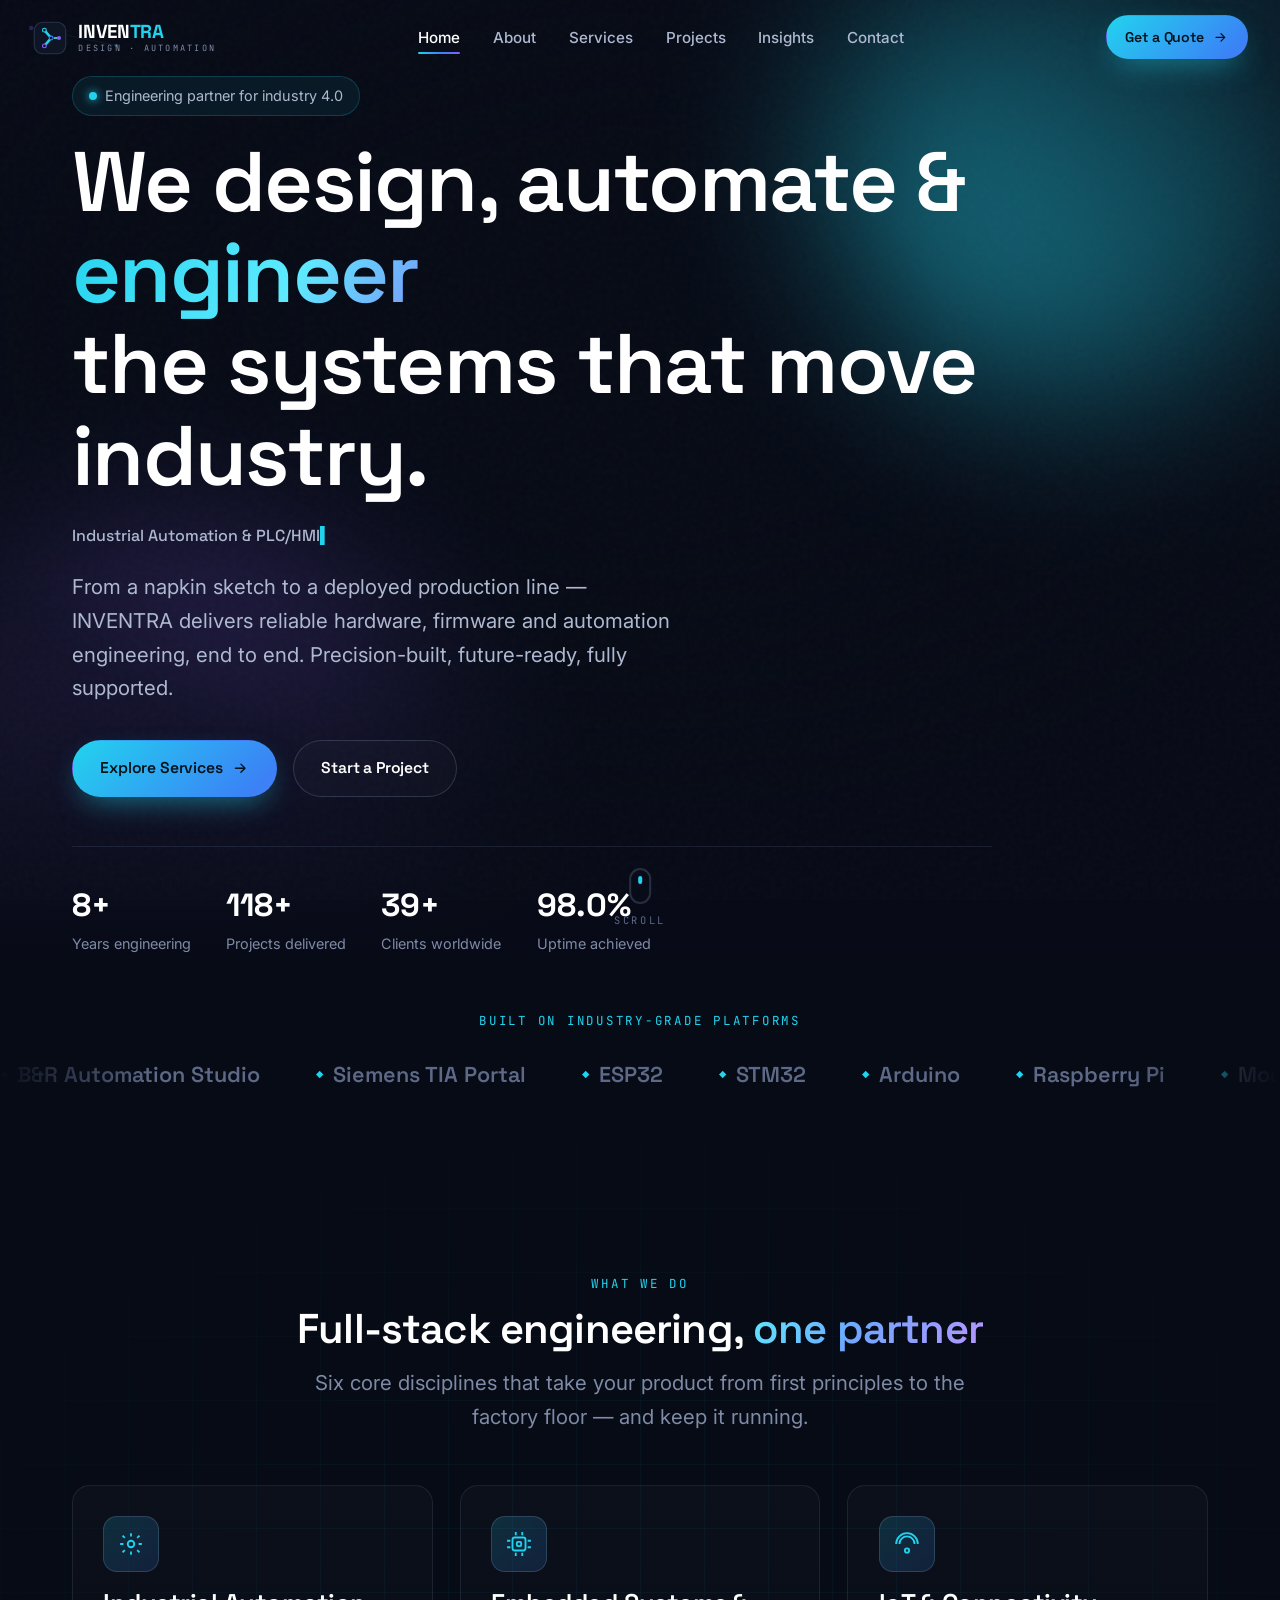
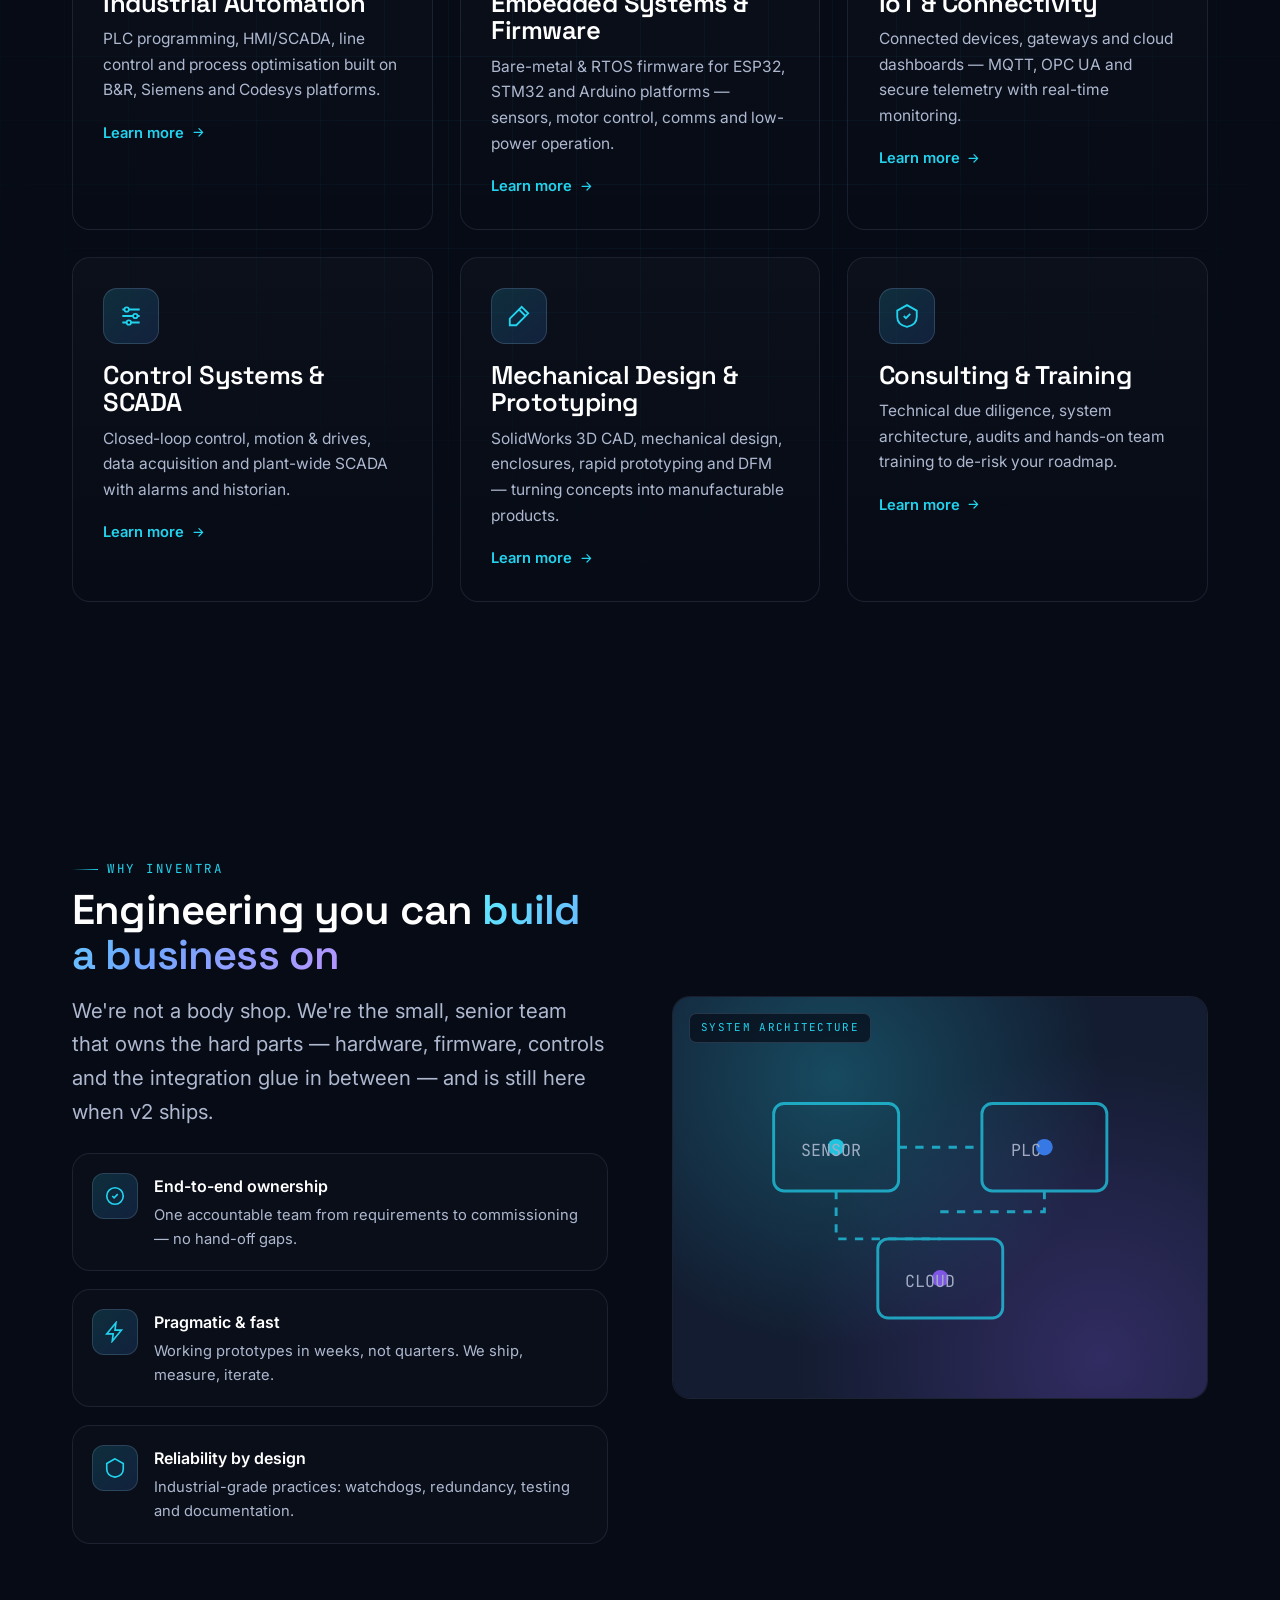
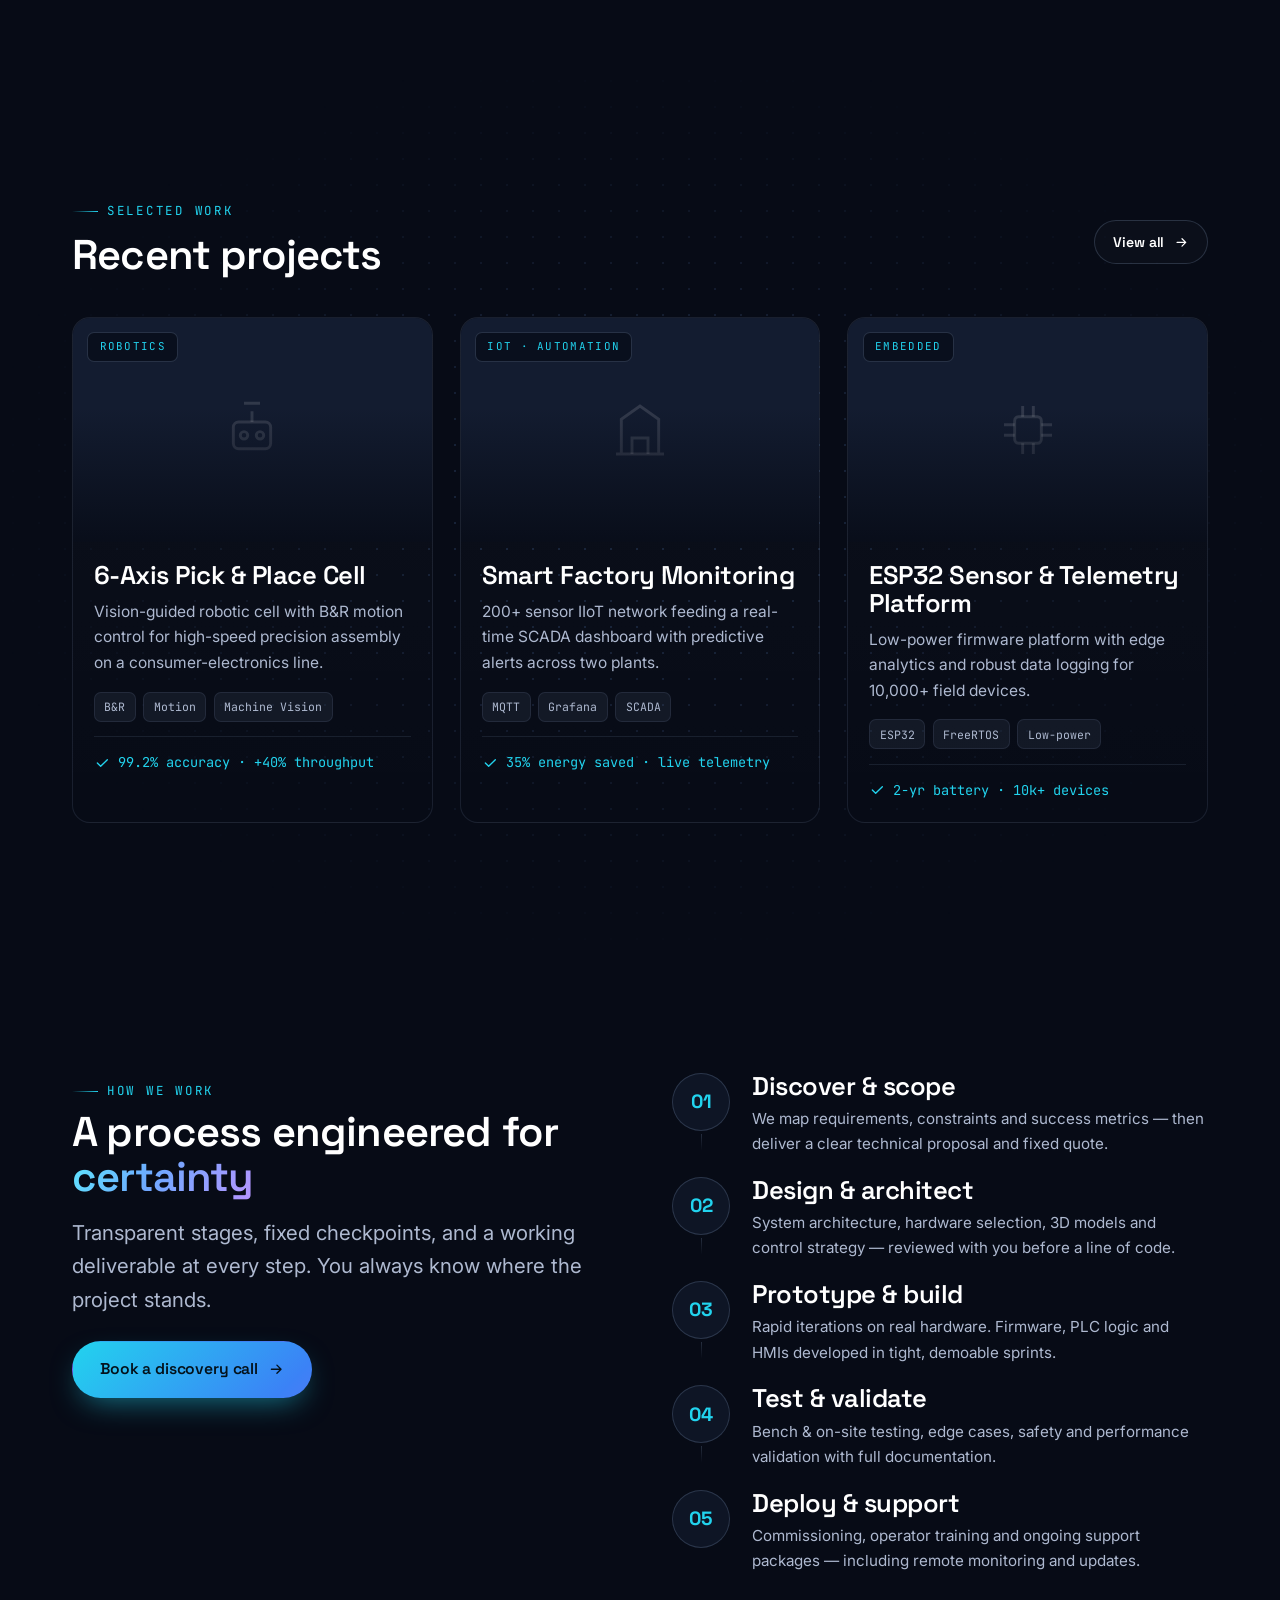
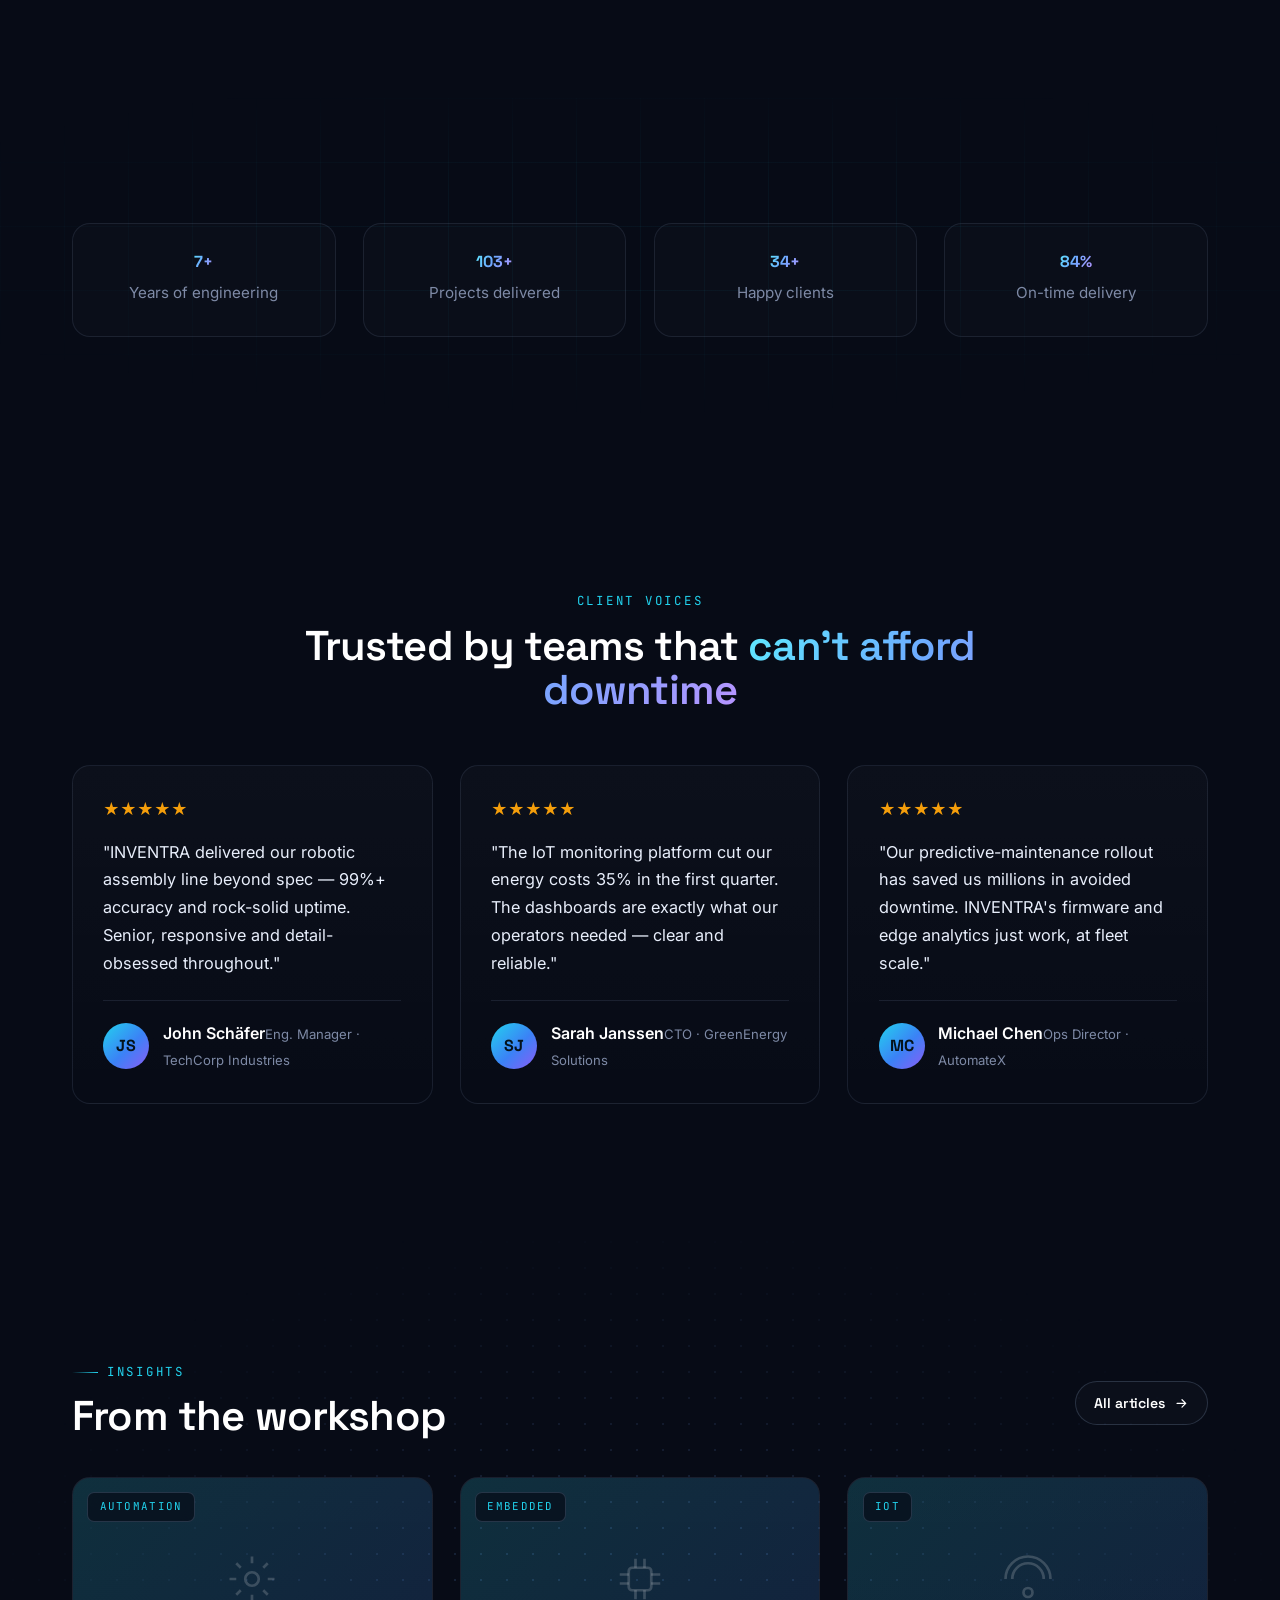
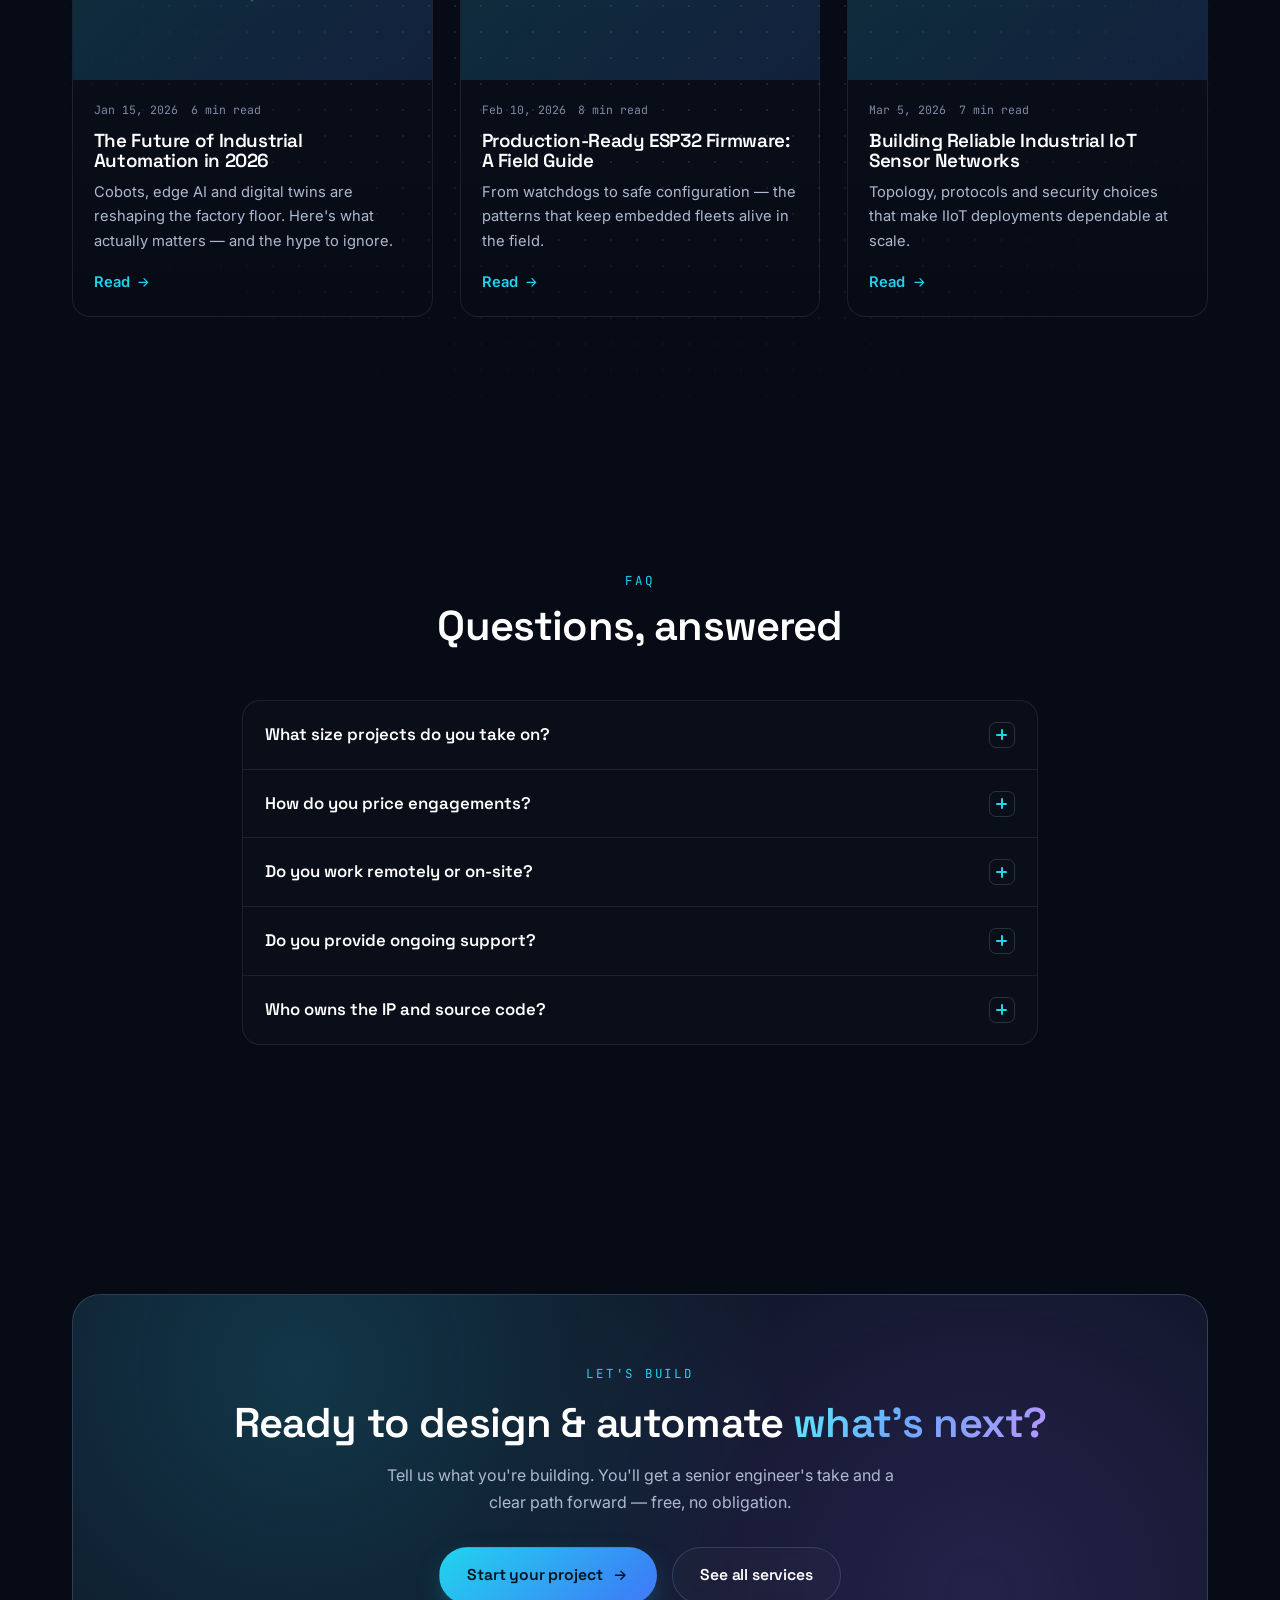
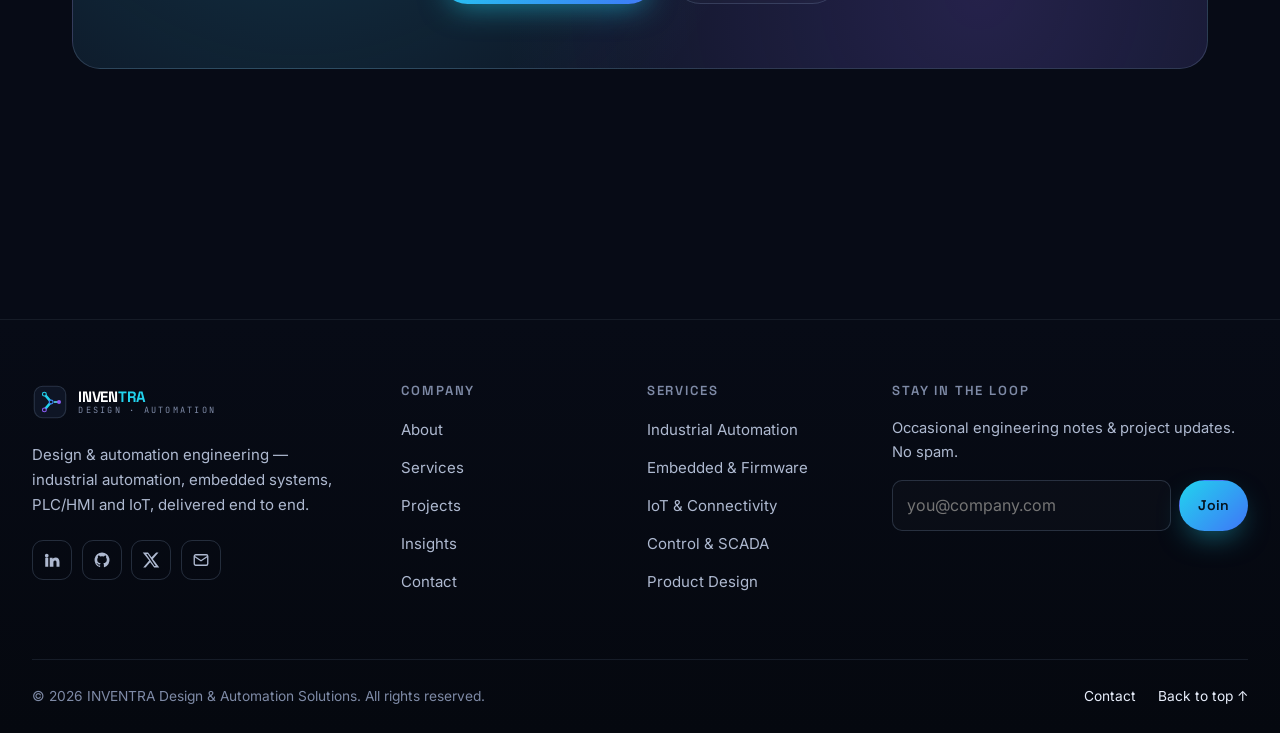
<file: index.html>
<!DOCTYPE html>
<html lang="en">
<head>
  <meta charset="UTF-8">
  <meta name="viewport" content="width=device-width, initial-scale=1.0">
  <title>INVENTRA — Design & Automation Solutions | Industrial Automation, Embedded & IoT Engineering</title>
  <meta name="description" content="INVENTRA designs and engineers industrial automation, embedded systems, PLC/HMI, control and IoT solutions — from concept and prototyping to deployment and support.">
  <meta name="theme-color" content="#070b16">
  <link rel="icon" href="favicon.svg" type="image/svg+xml">
  <link rel="manifest" href="site.webmanifest">
  <meta name="author" content="INVENTRA Design & Automation Solutions">
  <!-- Open Graph -->
  <meta property="og:type" content="website">
  <meta property="og:title" content="INVENTRA — Design & Automation Solutions">
  <meta property="og:description" content="Industrial automation, embedded systems, PLC/HMI and IoT engineering — designed, built and supported end to end.">
  <meta property="og:image" content="assets/img/og.svg">
  <meta name="twitter:card" content="summary_large_image">
  <!-- Fonts -->
  <link rel="preconnect" href="https://fonts.googleapis.com">
  <link rel="preconnect" href="https://fonts.gstatic.com" crossorigin>
  <link href="https://fonts.googleapis.com/css2?family=Space+Grotesk:wght@400;500;600;700&family=Inter:wght@400;500;600&family=JetBrains+Mono:wght@400;500&display=swap" rel="stylesheet">
  <link rel="stylesheet" href="assets/css/style.css">
  <!-- Structured data -->
  <script type="application/ld+json">
  {
    "@context": "https://schema.org",
    "@type": "Organization",
    "name": "INVENTRA Design & Automation Solutions",
    "description": "Industrial automation, embedded systems, PLC/HMI and IoT engineering consultancy.",
    "url": "https://saadkhanbmte00.github.io/inventrasolutions/",
    "logo": "https://saadkhanbmte00.github.io/inventrasolutions/favicon.svg",
    "areaServed": "Worldwide",
    "knowsAbout": ["Industrial Automation","PLC Programming","HMI Design","Embedded Systems","IoT","SCADA","Control Systems"]
  }
  </script>
</head>
<body class="noise">
  <div class="preloader" id="preloader" aria-hidden="true"><div class="pl-inner"><svg class="pl-logo" viewBox="0 0 64 64"><rect x="4" y="4" width="56" height="56" rx="15" fill="#0e1525" stroke="rgba(148,173,210,.22)" stroke-width="2"/><path d="M22 18l12 14-12 14" fill="none" stroke="#22d3ee" stroke-width="4.5" stroke-linecap="round" stroke-linejoin="round"/><path d="M40 32h6" stroke="#5eeaff" stroke-width="3" stroke-linecap="round"/><circle cx="22" cy="18" r="3.4" fill="#0e1525" stroke="#22d3ee" stroke-width="2"/><circle cx="34" cy="32" r="3.4" fill="#0e1525" stroke="#3b82f6" stroke-width="2"/><circle cx="22" cy="46" r="3.4" fill="#0e1525" stroke="#8b5cf6" stroke-width="2"/><circle cx="48" cy="32" r="3.6" fill="#8b5cf6"/></svg><span class="pl-word"><b>INVEN</b><span class="grad-text-anim">TRA</span></span><span class="pl-sub">Design · Automation</span><div class="pl-bar"><i></i></div></div></div>
<script>if(sessionStorage.getItem('inventra_loaded'))document.documentElement.classList.add('pl-skip');</script>
  <a href="#main" class="skip-link">Skip to content</a>
  <div class="scroll-progress" aria-hidden="true"></div>

  <!-- ============ HEADER ============ -->
  <header class="site-header" id="top">
    <nav class="nav container container-wide" aria-label="Primary">
      <a href="index.html" class="brand" aria-label="INVENTRA — home">
        <svg class="mark" viewBox="0 0 64 64" aria-hidden="true"><rect x="4" y="4" width="56" height="56" rx="15" fill="#0e1525" stroke="rgba(148,173,210,.22)" stroke-width="2"/><path d="M22 18l12 14-12 14" fill="none" stroke="#22d3ee" stroke-width="4.5" stroke-linecap="round" stroke-linejoin="round"/><path d="M40 32h6" stroke="#5eeaff" stroke-width="3" stroke-linecap="round"/><circle cx="22" cy="18" r="3.4" fill="#0e1525" stroke="#22d3ee" stroke-width="2"/><circle cx="34" cy="32" r="3.4" fill="#0e1525" stroke="#3b82f6" stroke-width="2"/><circle cx="22" cy="46" r="3.4" fill="#0e1525" stroke="#8b5cf6" stroke-width="2"/><circle cx="48" cy="32" r="3.6" fill="#8b5cf6"/></svg>
        <span class="name"><span class="row"><b>INVEN</b><i>TRA</i></span><span class="tag">Design · Automation</span></span>
      </a>
      <div class="nav-links">
        <a href="index.html">Home</a>
        <a href="about.html">About</a>
        <a href="services.html">Services</a>
        <a href="projects.html">Projects</a>
        <a href="blog.html">Insights</a>
        <a href="contact.html">Contact</a>
      </div>
      <div class="nav-cta">
        <a href="contact.html" class="btn btn-primary btn-sm">Get a Quote
          <svg viewBox="0 0 24 24" fill="none" stroke="currentColor" stroke-width="2"><path d="M5 12h14M13 6l6 6-6 6" stroke-linecap="round" stroke-linejoin="round"/></svg>
        </a>
        <button class="nav-toggle" aria-label="Open menu" aria-expanded="false" aria-controls="mobile-menu"><span></span><span></span><span></span></button>
      </div>
    </nav>
  </header>

  <div class="mobile-menu" id="mobile-menu">
    <a href="index.html">Home <span>01</span></a>
    <a href="about.html">About <span>02</span></a>
    <a href="services.html">Services <span>03</span></a>
    <a href="projects.html">Projects <span>04</span></a>
    <a href="blog.html">Insights <span>05</span></a>
    <a href="contact.html">Contact <span>06</span></a>
    <a href="contact.html" class="btn btn-primary btn-block">Get a Quote</a>
  </div>

  <main id="main">
    <!-- ============ HERO ============ -->
    <section class="hero">
      <canvas class="hero-canvas" id="hero-canvas" aria-hidden="true"></canvas>
      <div class="glow-orb glow-pulse" style="width:520px;height:520px;background:#22d3ee;top:-120px;right:-80px"></div>
      <div class="glow-orb glow-pulse" style="width:600px;height:600px;background:#8b5cf6;bottom:-200px;left:-160px;animation-delay:1.6s"></div>
      <div class="container">
        <div class="hero-inner">
          <span class="pill" data-reveal><span class="dot"></span> Engineering partner for industry 4.0</span>
          <h1 data-reveal data-delay="80">We design, automate &amp; <span class="grad-text-anim">engineer</span><br>the systems that move industry.</h1>
          <div class="type-wrap" data-reveal data-delay="160">
            <span data-typewriter='["Industrial Automation & PLC/HMI","Embedded Systems & Firmware","IoT &amp; Connected Devices","Control Systems & SCADA","Product Design & Prototyping"]'><span class="tw-text"></span><span class="type-cursor">▍</span></span>
          </div>
          <p class="lead" data-reveal data-delay="240">From a napkin sketch to a deployed production line — INVENTRA delivers reliable hardware, firmware and automation engineering, end to end. Precision-built, future-ready, fully supported.</p>
          <div class="hero-actions" data-reveal data-delay="320">
            <a href="services.html" class="btn btn-primary">Explore Services
              <svg viewBox="0 0 24 24" fill="none" stroke="currentColor" stroke-width="2"><path d="M5 12h14M13 6l6 6-6 6" stroke-linecap="round" stroke-linejoin="round"/></svg>
            </a>
            <a href="contact.html" class="btn btn-ghost">Start a Project</a>
          </div>
          <div class="hero-meta" data-reveal data-delay="420">
            <div class="item"><div class="n"><span data-count="8">0</span>+</div><div class="l">Years engineering</div></div>
            <div class="item"><div class="n"><span data-count="120">0</span>+</div><div class="l">Projects delivered</div></div>
            <div class="item"><div class="n"><span data-count="40">0</span>+</div><div class="l">Clients worldwide</div></div>
            <div class="item"><div class="n"><span data-count="99.9">0</span>%</div><div class="l">Uptime achieved</div></div>
          </div>
        </div>
      </div>
      <div class="scroll-cue" aria-hidden="true"><div class="mouse"><i></i></div>SCROLL</div>
    </section>

    <!-- ============ MARQUEE / STACK ============ -->
    <section class="section" style="padding-block:clamp(2.5rem,4vw,3.5rem)">
      <div class="container center" data-reveal>
        <p class="eyebrow center" style="justify-content:center;margin-bottom:1.6rem">Built on industry-grade platforms</p>
      </div>
      <div class="marquee" aria-hidden="true">
        <div class="marquee-track">
          <span>B&amp;R Automation Studio</span><span>Siemens TIA Portal</span><span>ESP32</span><span>STM32</span><span>Arduino</span><span>Raspberry Pi</span><span>Modbus</span><span>MQTT</span><span>OPC UA</span><span>Node-RED</span><span>ROS 2</span><span>Codesys</span>
          <span>B&amp;R Automation Studio</span><span>Siemens TIA Portal</span><span>ESP32</span><span>STM32</span><span>Arduino</span><span>Raspberry Pi</span><span>Modbus</span><span>MQTT</span><span>OPC UA</span><span>Node-RED</span><span>ROS 2</span><span>Codesys</span>
        </div>
      </div>
    </section>

    <!-- ============ SERVICES ============ -->
    <section class="section bg-grid" id="services">
      <div class="container">
        <div class="section-head center" data-reveal>
          <span class="eyebrow center" style="justify-content:center">What we do</span>
          <h2>Full-stack engineering, <span class="grad-text">one partner</span></h2>
          <p class="lead">Six core disciplines that take your product from first principles to the factory floor — and keep it running.</p>
        </div>
        <div class="grid cols-3" data-stagger>
          <article class="card glow">
            <div class="icon-badge"><svg viewBox="0 0 24 24" fill="none" stroke="currentColor" stroke-width="1.7"><circle cx="12" cy="12" r="3"/><path d="M12 2v3M12 19v3M4.2 4.2l2.1 2.1M17.7 17.7l2.1 2.1M2 12h3M19 12h3M4.2 19.8l2.1-2.1M17.7 6.3l2.1-2.1"/></svg></div>
            <h3>Industrial Automation</h3>
            <p>PLC programming, HMI/SCADA, line control and process optimisation built on B&amp;R, Siemens and Codesys platforms.</p>
            <a href="services.html" class="card-link">Learn more <svg viewBox="0 0 24 24" fill="none" stroke="currentColor" stroke-width="2"><path d="M5 12h14M13 6l6 6-6 6" stroke-linecap="round" stroke-linejoin="round"/></svg></a>
          </article>
          <article class="card glow">
            <div class="icon-badge"><svg viewBox="0 0 24 24" fill="none" stroke="currentColor" stroke-width="1.7"><rect x="6" y="6" width="12" height="12" rx="2"/><path d="M9 1v3M15 1v3M9 20v3M15 20v3M1 9h3M1 15h3M20 9h3M20 15h3"/><rect x="10" y="10" width="4" height="4" rx="1"/></svg></div>
            <h3>Embedded Systems &amp; Firmware</h3>
            <p>Bare-metal &amp; RTOS firmware for ESP32, STM32 and Arduino platforms — sensors, motor control, comms and low-power operation.</p>
            <a href="services.html" class="card-link">Learn more <svg viewBox="0 0 24 24" fill="none" stroke="currentColor" stroke-width="2"><path d="M5 12h14M13 6l6 6-6 6" stroke-linecap="round" stroke-linejoin="round"/></svg></a>
          </article>
          <article class="card glow">
            <div class="icon-badge"><svg viewBox="0 0 24 24" fill="none" stroke="currentColor" stroke-width="1.7"><path d="M5 12a7 7 0 0 1 14 0"/><path d="M2 12a10 10 0 0 1 20 0"/><circle cx="12" cy="18" r="2"/></svg></div>
            <h3>IoT &amp; Connectivity</h3>
            <p>Connected devices, gateways and cloud dashboards — MQTT, OPC UA and secure telemetry with real-time monitoring.</p>
            <a href="services.html" class="card-link">Learn more <svg viewBox="0 0 24 24" fill="none" stroke="currentColor" stroke-width="2"><path d="M5 12h14M13 6l6 6-6 6" stroke-linecap="round" stroke-linejoin="round"/></svg></a>
          </article>
          <article class="card glow">
            <div class="icon-badge"><svg viewBox="0 0 24 24" fill="none" stroke="currentColor" stroke-width="1.7"><path d="M4 6h16M4 12h16M4 18h16"/><circle cx="8" cy="6" r="2" fill="#070b16"/><circle cx="16" cy="12" r="2" fill="#070b16"/><circle cx="10" cy="18" r="2" fill="#070b16"/></svg></div>
            <h3>Control Systems &amp; SCADA</h3>
            <p>Closed-loop control, motion &amp; drives, data acquisition and plant-wide SCADA with alarms and historian.</p>
            <a href="services.html" class="card-link">Learn more <svg viewBox="0 0 24 24" fill="none" stroke="currentColor" stroke-width="2"><path d="M5 12h14M13 6l6 6-6 6" stroke-linecap="round" stroke-linejoin="round"/></svg></a>
          </article>
          <article class="card glow">
            <div class="icon-badge"><svg viewBox="0 0 24 24" fill="none" stroke="currentColor" stroke-width="1.7"><path d="m14.5 3.5 6 6-11 11H3.5v-6z"/><path d="m12 6 6 6"/></svg></div>
            <h3>Mechanical Design &amp; Prototyping</h3>
            <p>SolidWorks 3D CAD, mechanical design, enclosures, rapid prototyping and DFM — turning concepts into manufacturable products.</p>
            <a href="services.html" class="card-link">Learn more <svg viewBox="0 0 24 24" fill="none" stroke="currentColor" stroke-width="2"><path d="M5 12h14M13 6l6 6-6 6" stroke-linecap="round" stroke-linejoin="round"/></svg></a>
          </article>
          <article class="card glow">
            <div class="icon-badge"><svg viewBox="0 0 24 24" fill="none" stroke="currentColor" stroke-width="1.7"><path d="M12 2 3 7v6c0 5 3.8 8 9 9 5.2-1 9-4 9-9V7z"/><path d="m9 12 2 2 4-4"/></svg></div>
            <h3>Consulting &amp; Training</h3>
            <p>Technical due diligence, system architecture, audits and hands-on team training to de-risk your roadmap.</p>
            <a href="services.html" class="card-link">Learn more <svg viewBox="0 0 24 24" fill="none" stroke="currentColor" stroke-width="2"><path d="M5 12h14M13 6l6 6-6 6" stroke-linecap="round" stroke-linejoin="round"/></svg></a>
          </article>
        </div>
      </div>
    </section>

    <!-- ============ VALUE / WHY ============ -->
    <section class="section" id="why">
      <div class="container">
        <div class="grid cols-2" style="align-items:center;gap:clamp(2rem,5vw,4rem)">
          <div data-reveal="left">
            <span class="eyebrow">Why INVENTRA</span>
            <h2 class="mt-1 mb-2">Engineering you can <span class="grad-text">build a business on</span></h2>
            <p class="lead mb-3">We're not a body shop. We're the small, senior team that owns the hard parts — hardware, firmware, controls and the integration glue in between — and is still here when v2 ships.</p>
            <div class="grid" style="gap:1.1rem">
              <div class="info-tile"><div class="ico"><svg viewBox="0 0 24 24" fill="none" stroke="currentColor" stroke-width="1.8"><path d="m9 12 2 2 4-4"/><circle cx="12" cy="12" r="9"/></svg></div><div><div class="v">End-to-end ownership</div><p style="margin:.2rem 0 0;font-size:.92rem">One accountable team from requirements to commissioning — no hand-off gaps.</p></div></div>
              <div class="info-tile"><div class="ico"><svg viewBox="0 0 24 24" fill="none" stroke="currentColor" stroke-width="1.8"><path d="M13 2 3 14h7l-1 8 10-12h-7z"/></svg></div><div><div class="v">Pragmatic &amp; fast</div><p style="margin:.2rem 0 0;font-size:.92rem">Working prototypes in weeks, not quarters. We ship, measure, iterate.</p></div></div>
              <div class="info-tile"><div class="ico"><svg viewBox="0 0 24 24" fill="none" stroke="currentColor" stroke-width="1.8"><path d="M12 2 3 7v6c0 5 3.8 8 9 9 5.2-1 9-4 9-9V7z"/></svg></div><div><div class="v">Reliability by design</div><p style="margin:.2rem 0 0;font-size:.92rem">Industrial-grade practices: watchdogs, redundancy, testing and documentation.</p></div></div>
            </div>
          </div>
          <div data-reveal="right">
            <div class="card" style="padding:0;overflow:hidden">
              <div style="aspect-ratio:4/3;background:radial-gradient(circle at 30% 20%,rgba(34,211,238,.25),transparent 55%),radial-gradient(circle at 80% 90%,rgba(139,92,246,.25),transparent 55%),var(--surface-2);display:grid;place-items:center;position:relative">
                <svg viewBox="0 0 200 150" width="78%" style="opacity:.9" fill="none">
                  <g stroke="#22d3ee" stroke-width="1.4" opacity=".8">
                    <rect x="20" y="30" width="60" height="42" rx="5"/><rect x="120" y="30" width="60" height="42" rx="5"/>
                    <rect x="70" y="95" width="60" height="38" rx="5"/>
                    <path d="M80 51h40M50 72v23h50M150 72v10H100" stroke-dasharray="4 4"/>
                  </g>
                  <circle cx="50" cy="51" r="4" fill="#22d3ee"/><circle cx="150" cy="51" r="4" fill="#3b82f6"/><circle cx="100" cy="114" r="4" fill="#8b5cf6"/>
                  <g font-family="JetBrains Mono, monospace" font-size="8" fill="#aeb9d0">
                    <text x="33" y="55">SENSOR</text><text x="134" y="55">PLC</text><text x="83" y="118">CLOUD</text>
                  </g>
                </svg>
                <span class="badge-cat" style="position:absolute;top:1rem;left:1rem">SYSTEM ARCHITECTURE</span>
              </div>
            </div>
          </div>
        </div>
      </div>
    </section>

    <!-- ============ FEATURED PROJECTS ============ -->
    <section class="section bg-dots" id="work">
      <div class="container">
        <div class="flex between items-center wrap mb-3" data-reveal>
          <div class="section-head" style="margin-bottom:0">
            <span class="eyebrow">Selected work</span>
            <h2 class="mt-1">Recent projects</h2>
          </div>
          <a href="projects.html" class="btn btn-ghost btn-sm">View all <svg viewBox="0 0 24 24" fill="none" stroke="currentColor" stroke-width="2"><path d="M5 12h14M13 6l6 6-6 6" stroke-linecap="round" stroke-linejoin="round"/></svg></a>
        </div>
        <div class="grid cols-3" data-stagger id="home-projects">
          <article class="card project glow">
            <div class="thumb"><span class="cat badge-cat">Robotics</span><div class="ph"><svg viewBox="0 0 24 24" fill="none" stroke="currentColor" stroke-width="1.2"><rect x="5" y="9" width="14" height="10" rx="2"/><path d="M12 9V5M9 2h6"/><circle cx="9" cy="14" r="1.4"/><circle cx="15" cy="14" r="1.4"/></svg></div></div>
            <div class="body">
              <h3>6-Axis Pick &amp; Place Cell</h3>
              <p>Vision-guided robotic cell with B&amp;R motion control for high-speed precision assembly.</p>
              <div class="result"><svg viewBox="0 0 24 24" width="16" height="16" fill="none" stroke="currentColor" stroke-width="2"><path d="m5 12 5 5L20 7" stroke-linecap="round" stroke-linejoin="round"/></svg> 99.2% accuracy · +40% throughput</div>
            </div>
          </article>
          <article class="card project glow">
            <div class="thumb"><span class="cat badge-cat">IoT · Automation</span><div class="ph"><svg viewBox="0 0 24 24" fill="none" stroke="currentColor" stroke-width="1.2"><path d="M3 21h18M5 21V8l7-5 7 5v13"/><path d="M9 21v-6h6v6"/></svg></div></div>
            <div class="body">
              <h3>Smart Factory Monitoring</h3>
              <p>200+ sensor IoT network feeding a real-time SCADA dashboard and predictive alerts.</p>
              <div class="result"><svg viewBox="0 0 24 24" width="16" height="16" fill="none" stroke="currentColor" stroke-width="2"><path d="m5 12 5 5L20 7" stroke-linecap="round" stroke-linejoin="round"/></svg> 35% energy saved · live telemetry</div>
            </div>
          </article>
          <article class="card project glow">
            <div class="thumb"><span class="cat badge-cat">Embedded</span><div class="ph"><svg viewBox="0 0 24 24" fill="none" stroke="currentColor" stroke-width="1.2"><rect x="7" y="7" width="10" height="10" rx="1.5"/><path d="M10 3v4M14 3v4M10 17v4M14 17v4M3 10h4M3 14h4M17 10h4M17 14h4"/></svg></div></div>
            <div class="body">
              <h3>ESP32 Sensor &amp; Telemetry Platform</h3>
              <p>Low-power firmware platform with edge analytics and robust data logging for 10k+ field devices.</p>
              <div class="result"><svg viewBox="0 0 24 24" width="16" height="16" fill="none" stroke="currentColor" stroke-width="2"><path d="m5 12 5 5L20 7" stroke-linecap="round" stroke-linejoin="round"/></svg> 2-yr battery · 10k+ devices</div>
            </div>
          </article>
        </div>
      </div>
    </section>

    <!-- ============ PROCESS ============ -->
    <section class="section" id="process">
      <div class="container">
        <div class="grid cols-2" style="gap:clamp(2rem,5vw,4.5rem);align-items:start">
          <div data-reveal="left" style="position:sticky;top:120px">
            <span class="eyebrow">How we work</span>
            <h2 class="mt-1 mb-2">A process engineered for <span class="grad-text">certainty</span></h2>
            <p class="lead">Transparent stages, fixed checkpoints, and a working deliverable at every step. You always know where the project stands.</p>
            <a href="contact.html" class="btn btn-primary mt-3">Book a discovery call
              <svg viewBox="0 0 24 24" fill="none" stroke="currentColor" stroke-width="2"><path d="M5 12h14M13 6l6 6-6 6" stroke-linecap="round" stroke-linejoin="round"/></svg></a>
          </div>
          <div class="steps" data-stagger>
            <div class="step"><div class="ring">01</div><div><h3>Discover &amp; scope</h3><p>We map requirements, constraints and success metrics — then deliver a clear technical proposal and fixed quote.</p></div></div>
            <div class="step"><div class="ring">02</div><div><h3>Design &amp; architect</h3><p>System architecture, hardware selection, 3D models and control strategy — reviewed with you before a line of code.</p></div></div>
            <div class="step"><div class="ring">03</div><div><h3>Prototype &amp; build</h3><p>Rapid iterations on real hardware. Firmware, PLC logic and HMIs developed in tight, demoable sprints.</p></div></div>
            <div class="step"><div class="ring">04</div><div><h3>Test &amp; validate</h3><p>Bench &amp; on-site testing, edge cases, safety and performance validation with full documentation.</p></div></div>
            <div class="step"><div class="ring">05</div><div><h3>Deploy &amp; support</h3><p>Commissioning, operator training and ongoing support packages — including remote monitoring and updates.</p></div></div>
          </div>
        </div>
      </div>
    </section>

    <!-- ============ STATS ============ -->
    <section class="section bg-grid">
      <div class="container">
        <div class="grid cols-4" data-stagger>
          <div class="stat"><div class="num"><span class="grad-text"><span data-count="8">0</span>+</span></div><div class="lbl">Years of engineering</div></div>
          <div class="stat"><div class="num"><span class="grad-text"><span data-count="120">0</span>+</span></div><div class="lbl">Projects delivered</div></div>
          <div class="stat"><div class="num"><span class="grad-text"><span data-count="40">0</span>+</span></div><div class="lbl">Happy clients</div></div>
          <div class="stat"><div class="num"><span class="grad-text"><span data-count="98">0</span>%</span></div><div class="lbl">On-time delivery</div></div>
        </div>
      </div>
    </section>

    <!-- ============ TESTIMONIALS ============ -->
    <section class="section" id="testimonials">
      <div class="container">
        <div class="section-head center" data-reveal>
          <span class="eyebrow center" style="justify-content:center">Client voices</span>
          <h2>Trusted by teams that <span class="grad-text">can't afford downtime</span></h2>
        </div>
        <div class="grid cols-3" data-stagger>
          <figure class="card quote">
            <div class="stars">★★★★★</div>
            <blockquote>"INVENTRA delivered our robotic assembly line beyond spec — 99%+ accuracy and rock-solid uptime. Senior, responsive and detail-obsessed throughout."</blockquote>
            <figcaption class="who"><span class="ava">JS</span><span><span class="nm">John Schäfer</span><span class="rl">Eng. Manager · TechCorp Industries</span></span></figcaption>
          </figure>
          <figure class="card quote">
            <div class="stars">★★★★★</div>
            <blockquote>"The IoT monitoring platform cut our energy costs 35% in the first quarter. The dashboards are exactly what our operators needed — clear and reliable."</blockquote>
            <figcaption class="who"><span class="ava">SJ</span><span><span class="nm">Sarah Janssen</span><span class="rl">CTO · GreenEnergy Solutions</span></span></figcaption>
          </figure>
          <figure class="card quote">
            <div class="stars">★★★★★</div>
            <blockquote>"Our predictive-maintenance rollout has saved us millions in avoided downtime. INVENTRA's firmware and edge analytics just work, at fleet scale."</blockquote>
            <figcaption class="who"><span class="ava">MC</span><span><span class="nm">Michael Chen</span><span class="rl">Ops Director · AutomateX</span></span></figcaption>
          </figure>
        </div>
      </div>
    </section>

    <!-- ============ INSIGHTS / BLOG ============ -->
    <section class="section bg-dots" id="insights">
      <div class="container">
        <div class="flex between items-center wrap mb-3" data-reveal>
          <div class="section-head" style="margin-bottom:0"><span class="eyebrow">Insights</span><h2 class="mt-1">From the workshop</h2></div>
          <a href="blog.html" class="btn btn-ghost btn-sm">All articles <svg viewBox="0 0 24 24" fill="none" stroke="currentColor" stroke-width="2"><path d="M5 12h14M13 6l6 6-6 6" stroke-linecap="round" stroke-linejoin="round"/></svg></a>
        </div>
        <div class="grid cols-3" data-stagger id="home-insights">
          <a href="blog-industrial-automation-2026.html" class="card post-card glow">
            <div class="cover"><span class="cat badge-cat">Automation</span><svg viewBox="0 0 24 24" fill="none" stroke="currentColor" stroke-width="1.2"><circle cx="12" cy="12" r="3"/><path d="M12 2v3M12 19v3M2 12h3M19 12h3M5 5l2 2M17 17l2 2M5 19l2-2M17 7l2-2"/></svg></div>
            <div class="pbody"><div class="meta"><span>Jan 15, 2026</span><span>6 min</span></div><h3>The Future of Industrial Automation in 2026</h3><p>Cobots, edge AI and digital twins are reshaping the factory floor. Here's what actually matters.</p></div>
          </a>
          <a href="blog-embedded-firmware-guide.html" class="card post-card glow">
            <div class="cover"><span class="cat badge-cat">Embedded</span><svg viewBox="0 0 24 24" fill="none" stroke="currentColor" stroke-width="1.2"><rect x="7" y="7" width="10" height="10" rx="1.5"/><path d="M10 3v4M14 3v4M10 17v4M14 17v4M3 10h4M3 14h4M17 10h4M17 14h4"/></svg></div>
            <div class="pbody"><div class="meta"><span>Feb 10, 2026</span><span>8 min</span></div><h3>Production-Ready ESP32 Firmware: A Field Guide</h3><p>From watchdogs to safe configuration — the patterns that keep embedded fleets alive in the field.</p></div>
          </a>
          <a href="blog-iiot-sensor-networks.html" class="card post-card glow">
            <div class="cover"><span class="cat badge-cat">IoT</span><svg viewBox="0 0 24 24" fill="none" stroke="currentColor" stroke-width="1.2"><path d="M5 12a7 7 0 0 1 14 0M2 12a10 10 0 0 1 20 0"/><circle cx="12" cy="18" r="2"/></svg></div>
            <div class="pbody"><div class="meta"><span>Mar 5, 2026</span><span>7 min</span></div><h3>Building Reliable Industrial IoT Sensor Networks</h3><p>Topology, protocols and security choices that make IIoT deployments dependable at scale.</p></div>
          </a>
        </div>
      </div>
    </section>

    <!-- ============ FAQ ============ -->
    <section class="section" id="faq">
      <div class="container" style="max-width:860px">
        <div class="section-head center" data-reveal><span class="eyebrow center" style="justify-content:center">FAQ</span><h2>Questions, answered</h2></div>
        <div class="accordion" data-reveal>
          <div class="acc-item"><button class="acc-head" aria-expanded="false">What size projects do you take on?<span class="ico"></span></button><div class="acc-body"><p>Everything from a single firmware module or machine to full production-line automation. If it involves hardware, firmware, controls or connectivity, we can help — and we'll tell you honestly if we're not the right fit.</p></div></div>
          <div class="acc-item"><button class="acc-head" aria-expanded="false">How do you price engagements?<span class="ico"></span></button><div class="acc-body"><p>After a short discovery call we provide a fixed-price proposal for well-scoped work, or a transparent time-and-materials rate for R&amp;D and ongoing support. No surprises.</p></div></div>
          <div class="acc-item"><button class="acc-head" aria-expanded="false">Do you work remotely or on-site?<span class="ico"></span></button><div class="acc-body"><p>Both. Most design, firmware and PLC development happens remotely, with on-site commissioning, testing and training as needed anywhere worldwide.</p></div></div>
          <div class="acc-item"><button class="acc-head" aria-expanded="false">Do you provide ongoing support?<span class="ico"></span></button><div class="acc-body"><p>Yes — optional support packages cover troubleshooting, remote monitoring, firmware updates and continuous improvement after go-live.</p></div></div>
          <div class="acc-item"><button class="acc-head" aria-expanded="false">Who owns the IP and source code?<span class="ico"></span></button><div class="acc-body"><p>You do. On delivery you receive full source, CAD, documentation and a clean handover. Your product is yours.</p></div></div>
        </div>
      </div>
    </section>

    <!-- ============ CTA ============ -->
    <section class="section">
      <div class="container">
        <div class="cta-band" data-reveal="scale">
          <span class="eyebrow center" style="justify-content:center">Let's build</span>
          <h2 class="mt-2">Ready to design &amp; automate <span class="grad-text">what's next?</span></h2>
          <p>Tell us what you're building. You'll get a senior engineer's take and a clear path forward — free, no obligation.</p>
          <div class="cta-actions">
            <a href="contact.html" class="btn btn-primary">Start your project
              <svg viewBox="0 0 24 24" fill="none" stroke="currentColor" stroke-width="2"><path d="M5 12h14M13 6l6 6-6 6" stroke-linecap="round" stroke-linejoin="round"/></svg></a>
            <a href="services.html" class="btn btn-ghost">See all services</a>
          </div>
        </div>
      </div>
    </section>
  </main>

  <!-- ============ FOOTER ============ -->
  <footer class="site-footer">
    <div class="container container-wide">
      <div class="footer-grid">
        <div class="footer-about">
          <a href="index.html" class="brand" aria-label="INVENTRA — home">
            <svg class="mark" viewBox="0 0 64 64" aria-hidden="true"><rect x="4" y="4" width="56" height="56" rx="15" fill="#0e1525" stroke="rgba(148,173,210,.22)" stroke-width="2"/><path d="M22 18l12 14-12 14" fill="none" stroke="#22d3ee" stroke-width="4.5" stroke-linecap="round" stroke-linejoin="round"/><path d="M40 32h6" stroke="#5eeaff" stroke-width="3" stroke-linecap="round"/><circle cx="22" cy="18" r="3.4" fill="#0e1525" stroke="#22d3ee" stroke-width="2"/><circle cx="34" cy="32" r="3.4" fill="#0e1525" stroke="#3b82f6" stroke-width="2"/><circle cx="22" cy="46" r="3.4" fill="#0e1525" stroke="#8b5cf6" stroke-width="2"/><circle cx="48" cy="32" r="3.6" fill="#8b5cf6"/></svg>
            <span class="name"><span class="row"><b>INVEN</b><i>TRA</i></span><span class="tag">Design · Automation</span></span>
          </a>
          <p>Design &amp; automation engineering — industrial automation, embedded systems, PLC/HMI and IoT, delivered end to end.</p>
          <div class="socials">
            <a href="#" aria-label="LinkedIn"><svg viewBox="0 0 24 24" fill="currentColor"><path d="M4.98 3.5a2.5 2.5 0 1 1 0 5 2.5 2.5 0 0 1 0-5zM3 9h4v12H3zM9 9h3.8v1.7h.05c.53-1 1.84-2 3.78-2C20.4 8.7 22 11 22 14.8V21h-4v-5.5c0-1.3-.02-3-1.9-3-1.9 0-2.2 1.4-2.2 2.9V21H9z"/></svg></a>
            <a href="#" aria-label="GitHub"><svg viewBox="0 0 24 24" fill="currentColor"><path d="M12 2a10 10 0 0 0-3.16 19.49c.5.09.68-.22.68-.48v-1.7c-2.78.6-3.37-1.34-3.37-1.34-.45-1.16-1.1-1.47-1.1-1.47-.9-.62.07-.6.07-.6 1 .07 1.53 1.03 1.53 1.03.9 1.52 2.34 1.08 2.91.83.09-.65.35-1.08.63-1.33-2.22-.25-4.55-1.11-4.55-4.94 0-1.09.39-1.98 1.03-2.68-.1-.25-.45-1.27.1-2.65 0 0 .84-.27 2.75 1.02a9.5 9.5 0 0 1 5 0c1.91-1.29 2.75-1.02 2.75-1.02.55 1.38.2 2.4.1 2.65.64.7 1.03 1.59 1.03 2.68 0 3.84-2.34 4.69-4.57 4.94.36.31.68.92.68 1.85v2.74c0 .27.18.58.69.48A10 10 0 0 0 12 2z"/></svg></a>
            <a href="#" aria-label="X"><svg viewBox="0 0 24 24" fill="currentColor"><path d="M18.9 2H22l-7.5 8.6L23 22h-6.8l-5.3-7-6.1 7H1.6l8-9.2L1 2h7l4.8 6.4zm-2.4 18h1.9L7.6 4H5.6z"/></svg></a>
            <a href="#" aria-label="Email"><svg viewBox="0 0 24 24" fill="none" stroke="currentColor" stroke-width="1.8"><rect x="3" y="5" width="18" height="14" rx="2"/><path d="m3 7 9 6 9-6"/></svg></a>
          </div>
        </div>
        <div><h4>Company</h4><ul><li><a href="about.html">About</a></li><li><a href="services.html">Services</a></li><li><a href="projects.html">Projects</a></li><li><a href="blog.html">Insights</a></li><li><a href="contact.html">Contact</a></li></ul></div>
        <div><h4>Services</h4><ul><li><a href="services.html">Industrial Automation</a></li><li><a href="services.html">Embedded &amp; Firmware</a></li><li><a href="services.html">IoT &amp; Connectivity</a></li><li><a href="services.html">Control &amp; SCADA</a></li><li><a href="services.html">Product Design</a></li></ul></div>
        <div>
          <h4>Stay in the loop</h4>
          <p style="font-size:.92rem;color:var(--text-soft)">Occasional engineering notes &amp; project updates. No spam.</p>
          <form class="newsletter" novalidate><input type="email" placeholder="you@company.com" aria-label="Email" required><button class="btn btn-primary btn-sm" type="submit">Join</button></form>
        </div>
      </div>
      <div class="footer-bottom">
        <p>© <span data-year>2026</span> INVENTRA Design &amp; Automation Solutions. All rights reserved.</p>
        <div class="legal"><a href="contact.html">Contact</a><a href="#top">Back to top ↑</a></div>
      </div>
    </div>
  </footer>

  <button class="to-top" aria-label="Back to top"><svg viewBox="0 0 24 24" fill="none" stroke="currentColor" stroke-width="2"><path d="M12 19V5M6 11l6-6 6 6" stroke-linecap="round" stroke-linejoin="round"/></svg></button>

  <script src="assets/js/cms.js" defer></script>
  <script src="assets/js/main.js" defer></script>
  <script src="assets/js/hero.js" defer></script>
</body>
</html>
</file>
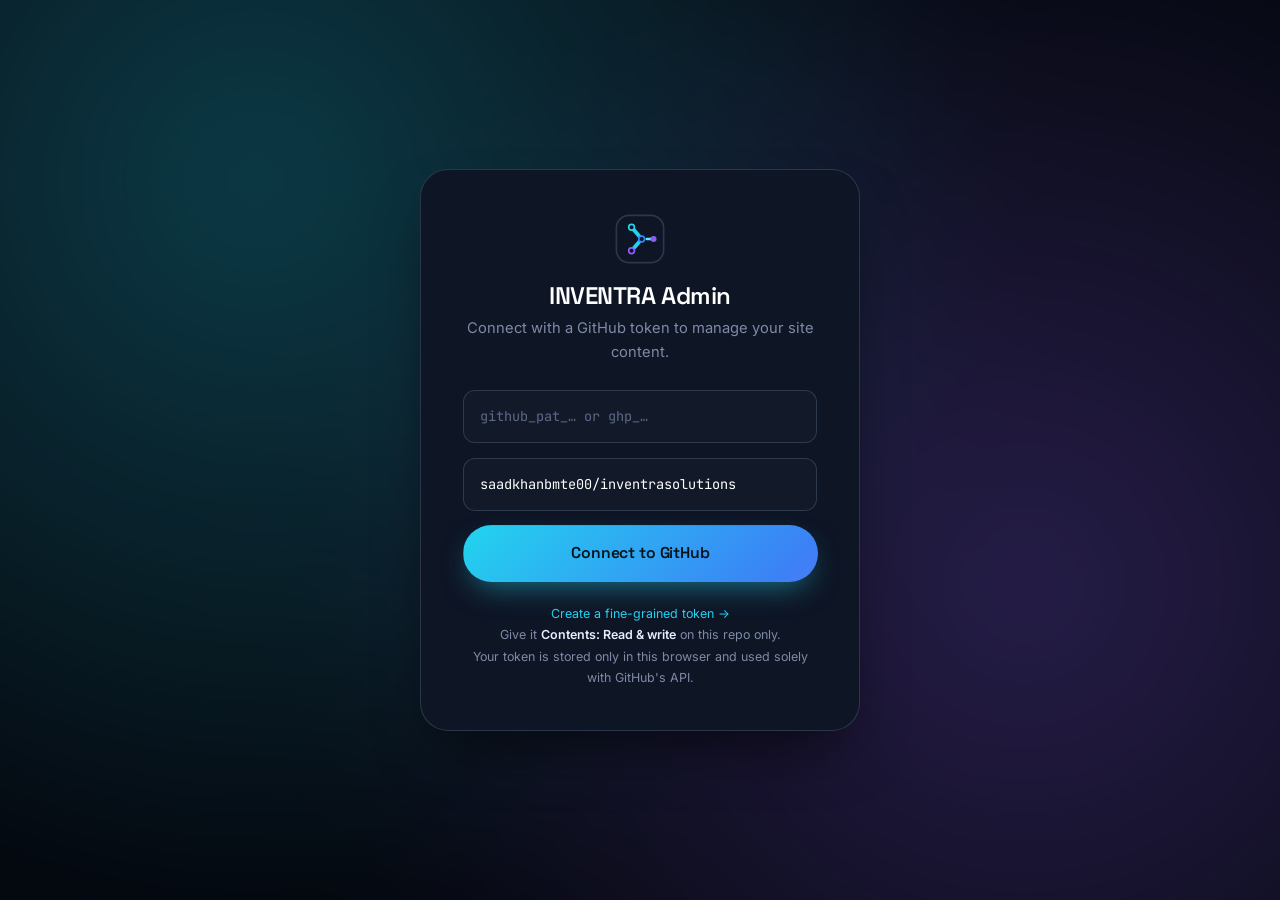
<file: admin/index.html>
<!DOCTYPE html>
<html lang="en">
<head>
  <meta charset="UTF-8">
  <meta name="viewport" content="width=device-width, initial-scale=1.0">
  <meta name="robots" content="noindex">
  <title>INVENTRA — Content Admin</title>
  <link rel="icon" href="../favicon.svg" type="image/svg+xml">
  <link rel="preconnect" href="https://fonts.googleapis.com">
  <link rel="preconnect" href="https://fonts.gstatic.com" crossorigin>
  <link href="https://fonts.googleapis.com/css2?family=Space+Grotesk:wght@400;500;600;700&family=Inter:wght@400;500;600&family=JetBrains+Mono:wght@400;500&display=swap" rel="stylesheet">
  <link rel="stylesheet" href="../assets/css/style.css">
  <style>
    body{overflow-y:auto}
    .login{position:fixed;inset:0;z-index:100;display:grid;place-items:center;padding:1.5rem;background:#05080f;overflow:hidden}
    .login::before{content:"";position:absolute;inset:-25%;background:radial-gradient(circle at 30% 30%,rgba(34,211,238,.25),transparent 45%),radial-gradient(circle at 70% 60%,rgba(139,92,246,.25),transparent 45%);filter:blur(50px)}
    .login-box{position:relative;z-index:1;width:440px;max-width:100%;background:var(--surface);border:1px solid var(--line-strong);border-radius:var(--radius-lg);padding:clamp(1.8rem,4vw,2.6rem);text-align:center;box-shadow:var(--shadow-2)}
    .login-box .mark{width:54px;height:54px;margin:0 auto 1.1rem}
    .login-box h1{font-size:1.5rem;margin-bottom:.4rem}
    .login-box .sub{color:var(--text-muted);font-size:.92rem;margin-bottom:1.6rem}
    .login-box input{margin-bottom:.9rem;font-family:var(--font-mono);font-size:.85rem}
    .login-help{margin-top:1.3rem;font-size:.78rem;color:var(--text-muted);line-height:1.7}
    .login-help a{color:var(--cyan)}
    .app{display:none;min-height:100vh}
    .topbar{position:sticky;top:0;z-index:20;display:flex;align-items:center;justify-content:space-between;gap:1rem;padding:.85rem clamp(1rem,3vw,2rem);background:rgba(7,11,22,.85);backdrop-filter:blur(14px);border-bottom:1px solid var(--line)}
    .topbar .brand{font-size:1.05rem}
    .topbar .mark{width:30px;height:30px}
    .topbar .right{display:flex;align-items:center;gap:.6rem;flex-wrap:wrap}
    .repo-chip{font-family:var(--font-mono);font-size:.74rem;color:var(--text-muted);background:var(--surface-2);border:1px solid var(--line);padding:.4rem .7rem;border-radius:8px}
    .wrap{max-width:980px;margin:0 auto;padding:clamp(1.2rem,3vw,2.2rem)}
    .tabs{display:flex;gap:.4rem;flex-wrap:wrap;margin-bottom:1.6rem;border-bottom:1px solid var(--line);padding-bottom:0}
    .tab{padding:.7rem 1.1rem;border:0;background:none;color:var(--text-muted);font-family:var(--font-display);font-weight:600;font-size:.95rem;cursor:pointer;border-bottom:2px solid transparent;margin-bottom:-1px;transition:color .2s,border-color .2s}
    .tab:hover{color:#fff}
    .tab.active{color:#fff;border-bottom-color:var(--cyan)}
    .panel{display:none}.panel.active{display:block}
    .panel-head{display:flex;justify-content:space-between;align-items:center;gap:1rem;flex-wrap:wrap;margin-bottom:1.3rem}
    .panel-head h2{font-size:1.4rem}
    .panel-head p{font-size:.88rem;margin-top:.2rem}
    .editor-card{background:var(--surface);border:1px solid var(--line);border-radius:var(--radius);padding:1.3rem;margin-bottom:1.1rem;position:relative}
    .editor-card .row-head{display:flex;justify-content:space-between;align-items:center;margin-bottom:.9rem}
    .editor-card .row-head .idx{font-family:var(--font-mono);font-size:.78rem;color:var(--cyan)}
    .grid2{display:grid;grid-template-columns:1fr 1fr;gap:.9rem}
    @media(max-width:620px){.grid2{grid-template-columns:1fr}}
    .field label{font-size:.78rem}
    .btn-danger{background:rgba(245,80,80,.12);border:1px solid rgba(245,80,80,.3);color:#ff9b9b;padding:.45rem .8rem;border-radius:9px;font-size:.82rem;cursor:pointer;font-weight:600}
    .btn-danger:hover{background:rgba(245,80,80,.2)}
    .toasts{position:fixed;bottom:1.2rem;right:1.2rem;z-index:200;display:flex;flex-direction:column;gap:.6rem}
    .toast{padding:.8rem 1.1rem;border-radius:11px;font-size:.88rem;font-weight:500;box-shadow:var(--shadow-2);animation:fadeIn .3s ease}
    .toast.ok{background:rgba(34,211,238,.12);border:1px solid rgba(34,211,238,.35);color:var(--cyan-bright)}
    .toast.err{background:rgba(245,80,80,.12);border:1px solid rgba(245,80,80,.35);color:#ff9b9b}
    .toast.info{background:var(--surface-2);border:1px solid var(--line-strong);color:var(--text)}
    .savebar{position:sticky;bottom:0;background:linear-gradient(transparent,rgba(7,11,22,.95) 30%);padding:1.2rem 0 .4rem;display:flex;gap:.7rem;justify-content:flex-end;flex-wrap:wrap}
    .muted-help{font-size:.78rem;color:var(--text-muted)}
    .spinner{width:16px;height:16px;border:2px solid rgba(255,255,255,.25);border-top-color:#04121b;border-radius:50%;display:inline-block;animation:spin-slow .7s linear infinite;vertical-align:-3px}
    @media(prefers-reduced-motion:no-preference){@keyframes spin-slow{to{transform:rotate(360deg)}}}
  </style>
</head>
<body class="noise">

<!-- ===== LOGIN ===== -->
<div class="login" id="login">
  <div class="login-box">
    <svg class="mark" viewBox="0 0 64 64" aria-hidden="true"><rect x="4" y="4" width="56" height="56" rx="15" fill="#0e1525" stroke="rgba(148,173,210,.22)" stroke-width="2"/><path d="M22 18l12 14-12 14" fill="none" stroke="#22d3ee" stroke-width="4.5" stroke-linecap="round" stroke-linejoin="round"/><path d="M40 32h6" stroke="#5eeaff" stroke-width="3" stroke-linecap="round"/><circle cx="22" cy="18" r="3.4" fill="#0e1525" stroke="#22d3ee" stroke-width="2"/><circle cx="34" cy="32" r="3.4" fill="#0e1525" stroke="#3b82f6" stroke-width="2"/><circle cx="22" cy="46" r="3.4" fill="#0e1525" stroke="#8b5cf6" stroke-width="2"/><circle cx="48" cy="32" r="3.6" fill="#8b5cf6"/></svg>
    <h1>INVENTRA Admin</h1>
    <p class="sub">Connect with a GitHub token to manage your site content.</p>
    <input class="input" type="password" id="tokenInput" placeholder="github_pat_… or ghp_…" autocomplete="off">
    <input class="input" type="text" id="repoInput" placeholder="owner/repo" value="saadkhanbmte00/inventrasolutions">
    <button class="btn btn-primary btn-block" id="loginBtn" onclick="handleLogin()">Connect to GitHub</button>
    <div class="login-help">
      <a href="https://github.com/settings/personal-access-tokens/new" target="_blank" rel="noopener">Create a fine-grained token →</a><br>
      Give it <strong>Contents: Read &amp; write</strong> on this repo only.<br>
      Your token is stored only in this browser and used solely with GitHub's API.
    </div>
  </div>
</div>

<!-- ===== APP ===== -->
<div class="app" id="app">
  <div class="topbar">
    <a class="brand" href="../index.html"><svg class="mark" viewBox="0 0 64 64" aria-hidden="true"><rect x="4" y="4" width="56" height="56" rx="15" fill="#0e1525" stroke="rgba(148,173,210,.22)" stroke-width="2"/><path d="M22 18l12 14-12 14" fill="none" stroke="#22d3ee" stroke-width="4.5" stroke-linecap="round" stroke-linejoin="round"/><path d="M40 32h6" stroke="#5eeaff" stroke-width="3" stroke-linecap="round"/><circle cx="22" cy="18" r="3.4" fill="#0e1525" stroke="#22d3ee" stroke-width="2"/><circle cx="34" cy="32" r="3.4" fill="#0e1525" stroke="#3b82f6" stroke-width="2"/><circle cx="22" cy="46" r="3.4" fill="#0e1525" stroke="#8b5cf6" stroke-width="2"/><circle cx="48" cy="32" r="3.6" fill="#8b5cf6"/></svg><span class="name"><span class="row"><b>INVEN</b><i>TRA</i></span><span class="tag">Admin</span></span></a>
    <div class="right">
      <span class="repo-chip" id="repoChip"></span>
      <a class="btn btn-ghost btn-sm" href="../index.html" target="_blank">View site ↗</a>
      <button class="btn btn-ghost btn-sm" onclick="logout()">Log out</button>
    </div>
  </div>

  <div class="wrap">
    <div class="tabs">
      <button class="tab active" data-tab="settings" onclick="switchTab('settings')">Business details</button>
      <button class="tab" data-tab="projects" onclick="switchTab('projects')">Projects</button>
      <button class="tab" data-tab="blog" onclick="switchTab('blog')">Blog</button>
    </div>

    <!-- SETTINGS -->
    <section class="panel active" id="panel-settings">
      <div class="panel-head"><div><h2>Business details</h2><p class="muted">Contact info &amp; social links shown across the site.</p></div></div>
      <div class="editor-card" id="settingsForm"><p class="muted">Loading…</p></div>
      <div class="savebar"><button class="btn btn-primary" id="saveSettings" onclick="saveSettings()">Save changes</button></div>
    </section>

    <!-- PROJECTS -->
    <section class="panel" id="panel-projects">
      <div class="panel-head"><div><h2>Projects</h2><p class="muted">Your portfolio cards (projects page + home).</p></div><button class="btn btn-ghost btn-sm" onclick="addProject()">+ Add project</button></div>
      <div id="projectsList"><p class="muted">Loading…</p></div>
      <div class="savebar"><button class="btn btn-primary" id="saveProjects" onclick="saveProjects()">Save changes</button></div>
    </section>

    <!-- BLOG -->
    <section class="panel" id="panel-blog">
      <div class="panel-head"><div><h2>Blog posts</h2><p class="muted">Insights articles (list + individual posts).</p></div><button class="btn btn-ghost btn-sm" onclick="addPost()">+ Add post</button></div>
      <div id="blogList"><p class="muted">Loading…</p></div>
      <div class="savebar"><button class="btn btn-primary" id="saveBlog" onclick="saveBlog()">Save changes</button></div>
    </section>
  </div>
</div>

<div class="toasts" id="toasts"></div>

<script>
const API = 'https://api.github.com';
const CONFIG = { token: null, repo: null, branch: 'main' };
const FILES = { settings: 'content/settings.json', projects: 'content/projects.json', blog: 'content/blog.json' };
const SHA = {};      // current sha per file
const DATA = {};     // loaded json per key

const $ = (s, c=document) => c.querySelector(s);
const esc = s => String(s==null?'':s).replace(/[&<>"]/g,c=>({'&':'&amp;','<':'&lt;','>':'&gt;','"':'&quot;'}[c]));
const b64encode = str => btoa(unescape(encodeURIComponent(str)));
const b64decode = b64 => decodeURIComponent(escape(atob(b64.replace(/\n/g,''))));

function toast(msg, type='info'){
  const t = document.createElement('div');
  t.className = 'toast ' + type; t.textContent = msg;
  $('#toasts').appendChild(t);
  setTimeout(()=>{ t.style.opacity='0'; t.style.transition='opacity .4s'; setTimeout(()=>t.remove(),400); }, 3500);
}

/* ---------- AUTH ---------- */
function handleLogin(){
  const token = $('#tokenInput').value.trim();
  const repo = $('#repoInput').value.trim();
  if(!token || !repo){ toast('Enter a token and repo.', 'err'); return; }
  const btn = $('#loginBtn'); btn.disabled = true; btn.innerHTML = '<span class="spinner"></span> Connecting…';
  CONFIG.token = token; CONFIG.repo = repo;
  ghFetch(`/repos/${repo}`).then(async r => {
    if(r.ok){
      const info = await r.json(); CONFIG.branch = info.default_branch || 'main';
      localStorage.setItem('inv_token', token); localStorage.setItem('inv_repo', repo);
      $('#login').style.display='none'; $('#app').style.display='block';
      $('#repoChip').textContent = repo;
      loadAll();
    } else {
      toast(r.status===401?'Invalid token.':'Repo not found or no access.', 'err');
      btn.disabled=false; btn.textContent='Connect to GitHub';
    }
  }).catch(()=>{ toast('Network error.', 'err'); btn.disabled=false; btn.textContent='Connect to GitHub'; });
}
function logout(){ localStorage.removeItem('inv_token'); localStorage.removeItem('inv_repo'); location.reload(); }

function ghFetch(path, opts={}){
  return fetch(API+path, { ...opts, headers: { 'Authorization':`Bearer ${CONFIG.token}`, 'Accept':'application/vnd.github+json', ...(opts.headers||{}) } });
}

/* ---------- LOAD / SAVE FILES ---------- */
async function loadFile(key){
  const res = await ghFetch(`/repos/${CONFIG.repo}/contents/${FILES[key]}?ref=${CONFIG.branch}`);
  if(!res.ok) throw new Error('load '+key);
  const j = await res.json();
  SHA[key] = j.sha;
  return JSON.parse(b64decode(j.content));
}
async function saveFile(key, obj, msg){
  const body = { message: msg, content: b64encode(JSON.stringify(obj, null, 2) + '\n'), branch: CONFIG.branch };
  if(SHA[key]) body.sha = SHA[key];
  const res = await ghFetch(`/repos/${CONFIG.repo}/contents/${FILES[key]}`, { method:'PUT', body: JSON.stringify(body) });
  if(!res.ok){ const e = await res.json().catch(()=>({})); throw new Error(e.message || ('save '+key)); }
  const j = await res.json(); SHA[key] = j.content.sha;
}

async function loadAll(){
  try{
    DATA.settings = await loadFile('settings'); renderSettings();
    DATA.projects = (await loadFile('projects')).items || []; renderProjects();
    DATA.blog = (await loadFile('blog')).posts || []; renderBlog();
    toast('Loaded. Edit and Save — changes go live in ~1 min.', 'ok');
  }catch(e){ toast('Could not load content: '+e.message, 'err'); }
}

/* ---------- SETTINGS ---------- */
function field(label, id, val, ph=''){ return `<div class="field"><label>${label}</label><input class="input" id="${id}" value="${esc(val)}" placeholder="${ph}"></div>`; }
function renderSettings(){
  const s = DATA.settings || {};
  $('#settingsForm').innerHTML = `
    <div class="grid2">
      ${field('Company name','s_company',s.company)}
      ${field('Email','s_email',s.email)}
      ${field('Phone (display)','s_phone',s.phone)}
      ${field('Phone (dial, e.g. +15551234567)','s_phone_href',s.phone_href)}
      ${field('Location','s_location',s.location)}
      ${field('Response time','s_response_time',s.response_time)}
      ${field('LinkedIn URL','s_linkedin',s.linkedin)}
      ${field('GitHub URL','s_github',s.github)}
      ${field('X / Twitter URL','s_x',s.x)}
    </div>`;
}
async function saveSettings(){
  const g = id => $('#'+id).value.trim();
  const obj = { company:g('s_company'), email:g('s_email'), phone:g('s_phone'), phone_href:g('s_phone_href'),
    location:g('s_location'), response_time:g('s_response_time'), linkedin:g('s_linkedin'), github:g('s_github'), x:g('s_x') };
  await withSave('#saveSettings', ()=>saveFile('settings', obj, 'Update business details (admin)'), 'Business details saved ✓');
  DATA.settings = obj;
}

/* ---------- PROJECTS ---------- */
const SHAPES = ['robot','building','chip','eye','energy','ml','cube'];
const CATS = ['robotics','automation','embedded','iot','control','design'];
function sel(id,val,opts){ return `<select class="input" id="${id}">${opts.map(o=>`<option ${o===val?'selected':''}>${o}</option>`).join('')}</select>`; }
function projectCardForm(p, i){
  return `<div class="editor-card" data-proj>
    <div class="row-head"><span class="idx">PROJECT ${i+1}</span><button class="btn-danger" onclick="this.closest('[data-proj]').remove()">Remove</button></div>
    <div class="grid2">
      <div class="field"><label>Title</label><input class="input" data-f="title" value="${esc(p.title)}"></div>
      <div class="field"><label>Badge text</label><input class="input" data-f="badge" value="${esc(p.badge)}"></div>
      <div class="field"><label>Filter category</label><select class="input" data-f="category">${CATS.map(o=>`<option ${o===p.category?'selected':''}>${o}</option>`).join('')}</select></div>
      <div class="field"><label>Icon shape</label><select class="input" data-f="shape">${SHAPES.map(o=>`<option ${o===p.shape?'selected':''}>${o}</option>`).join('')}</select></div>
    </div>
    <div class="field" style="margin-top:.9rem"><label>Description</label><textarea class="textarea" data-f="description" style="min-height:70px">${esc(p.description)}</textarea></div>
    <div class="grid2" style="margin-top:.4rem">
      <div class="field"><label>Tags (comma-separated)</label><input class="input" data-f="tags" value="${esc((p.tags||[]).join(', '))}"></div>
      <div class="field"><label>Result line</label><input class="input" data-f="result" value="${esc(p.result)}"></div>
    </div>
  </div>`;
}
function renderProjects(){ $('#projectsList').innerHTML = (DATA.projects||[]).map(projectCardForm).join('') || '<p class="muted">No projects yet — click “Add project”.</p>'; }
function addProject(){ DATA.projects = collectProjects(); DATA.projects.push({title:'New project',badge:'Category',category:'automation',shape:'cube',description:'',tags:[],result:''}); renderProjects(); }
function collectProjects(){
  return Array.from(document.querySelectorAll('#projectsList [data-proj]')).map(card=>{
    const g = f => { const el = card.querySelector(`[data-f="${f}"]`); return el ? el.value.trim() : ''; };
    return { title:g('title'), category:g('category'), badge:g('badge'), shape:g('shape'),
      description:g('description'), tags:g('tags').split(',').map(t=>t.trim()).filter(Boolean), result:g('result') };
  });
}
async function saveProjects(){
  const items = collectProjects();
  await withSave('#saveProjects', ()=>saveFile('projects', { items }, 'Update projects (admin)'), 'Projects saved ✓');
  DATA.projects = items;
}

/* ---------- BLOG ---------- */
const BCATS = ['Automation','Embedded','IoT','Control','Robotics'];
function postCardForm(p, i){
  const body = Array.isArray(p.body) ? p.body.join('\n') : (p.body||'');
  return `<div class="editor-card" data-post>
    <div class="row-head"><span class="idx">POST ${i+1}</span><button class="btn-danger" onclick="this.closest('[data-post]').remove()">Remove</button></div>
    <div class="grid2">
      <div class="field"><label>Title</label><input class="input" data-f="title" value="${esc(p.title)}"></div>
      <div class="field"><label>URL slug</label><input class="input" data-f="slug" value="${esc(p.slug)}"></div>
      <div class="field"><label>Date (YYYY-MM-DD)</label><input class="input" data-f="date" value="${esc(p.date)}"></div>
      <div class="field"><label>Category</label><select class="input" data-f="category">${BCATS.map(o=>`<option ${o===p.category?'selected':''}>${o}</option>`).join('')}</select></div>
      <div class="field"><label>Reading time</label><input class="input" data-f="reading_time" value="${esc(p.reading_time)}"></div>
      <div class="field"><label>Featured?</label><select class="input" data-f="featured"><option value="false" ${!p.featured?'selected':''}>No</option><option value="true" ${p.featured?'selected':''}>Yes</option></select></div>
    </div>
    <div class="field" style="margin-top:.9rem"><label>Excerpt</label><textarea class="textarea" data-f="excerpt" style="min-height:60px">${esc(p.excerpt)}</textarea></div>
    <div class="field"><label>Body (Markdown — supports #, lists, **bold**, code)</label><textarea class="textarea" data-f="body" style="min-height:220px;font-family:var(--font-mono);font-size:.85rem">${esc(body)}</textarea></div>
  </div>`;
}
function renderBlog(){ $('#blogList').innerHTML = (DATA.blog||[]).map(postCardForm).join('') || '<p class="muted">No posts yet — click “Add post”.</p>'; }
function addPost(){ DATA.blog = collectBlog(); DATA.blog.unshift({title:'New post',slug:'new-post',date:new Date().toISOString().slice(0,10),category:'Automation',reading_time:'5 min read',excerpt:'',featured:false,body:['Write your article here.']}); renderBlog(); }
function collectBlog(){
  return Array.from(document.querySelectorAll('#blogList [data-post]')).map(card=>{
    const g = f => { const el = card.querySelector(`[data-f="${f}"]`); return el ? el.value : ''; };
    return { title:g('title').trim(), slug:g('slug').trim(), date:g('date').trim(), category:g('category'),
      reading_time:g('reading_time').trim(), excerpt:g('excerpt').trim(), featured:g('featured')==='true',
      body:g('body').replace(/\r/g,'').split('\n') };
  });
}
async function saveBlog(){
  const posts = collectBlog();
  await withSave('#saveBlog', ()=>saveFile('blog', { posts }, 'Update blog (admin)'), 'Blog saved ✓');
  DATA.blog = posts;
}

/* ---------- helpers ---------- */
async function withSave(btnSel, fn, okMsg){
  const btn = $(btnSel); const label = btn.textContent; btn.disabled=true; btn.innerHTML='<span class="spinner"></span> Saving…';
  try{ await fn(); toast(okMsg, 'ok'); }
  catch(e){ toast('Save failed: '+e.message, 'err'); }
  finally{ btn.disabled=false; btn.textContent=label; }
}
function switchTab(name){
  document.querySelectorAll('.tab').forEach(t=>t.classList.toggle('active', t.dataset.tab===name));
  document.querySelectorAll('.panel').forEach(p=>p.classList.toggle('active', p.id==='panel-'+name));
}

/* ---------- auto-login ---------- */
(function(){
  const t = localStorage.getItem('inv_token'), r = localStorage.getItem('inv_repo');
  if(t && r){ $('#tokenInput').value=t; $('#repoInput').value=r; handleLogin(); }
})();
</script>
</body>
</html>
</file>
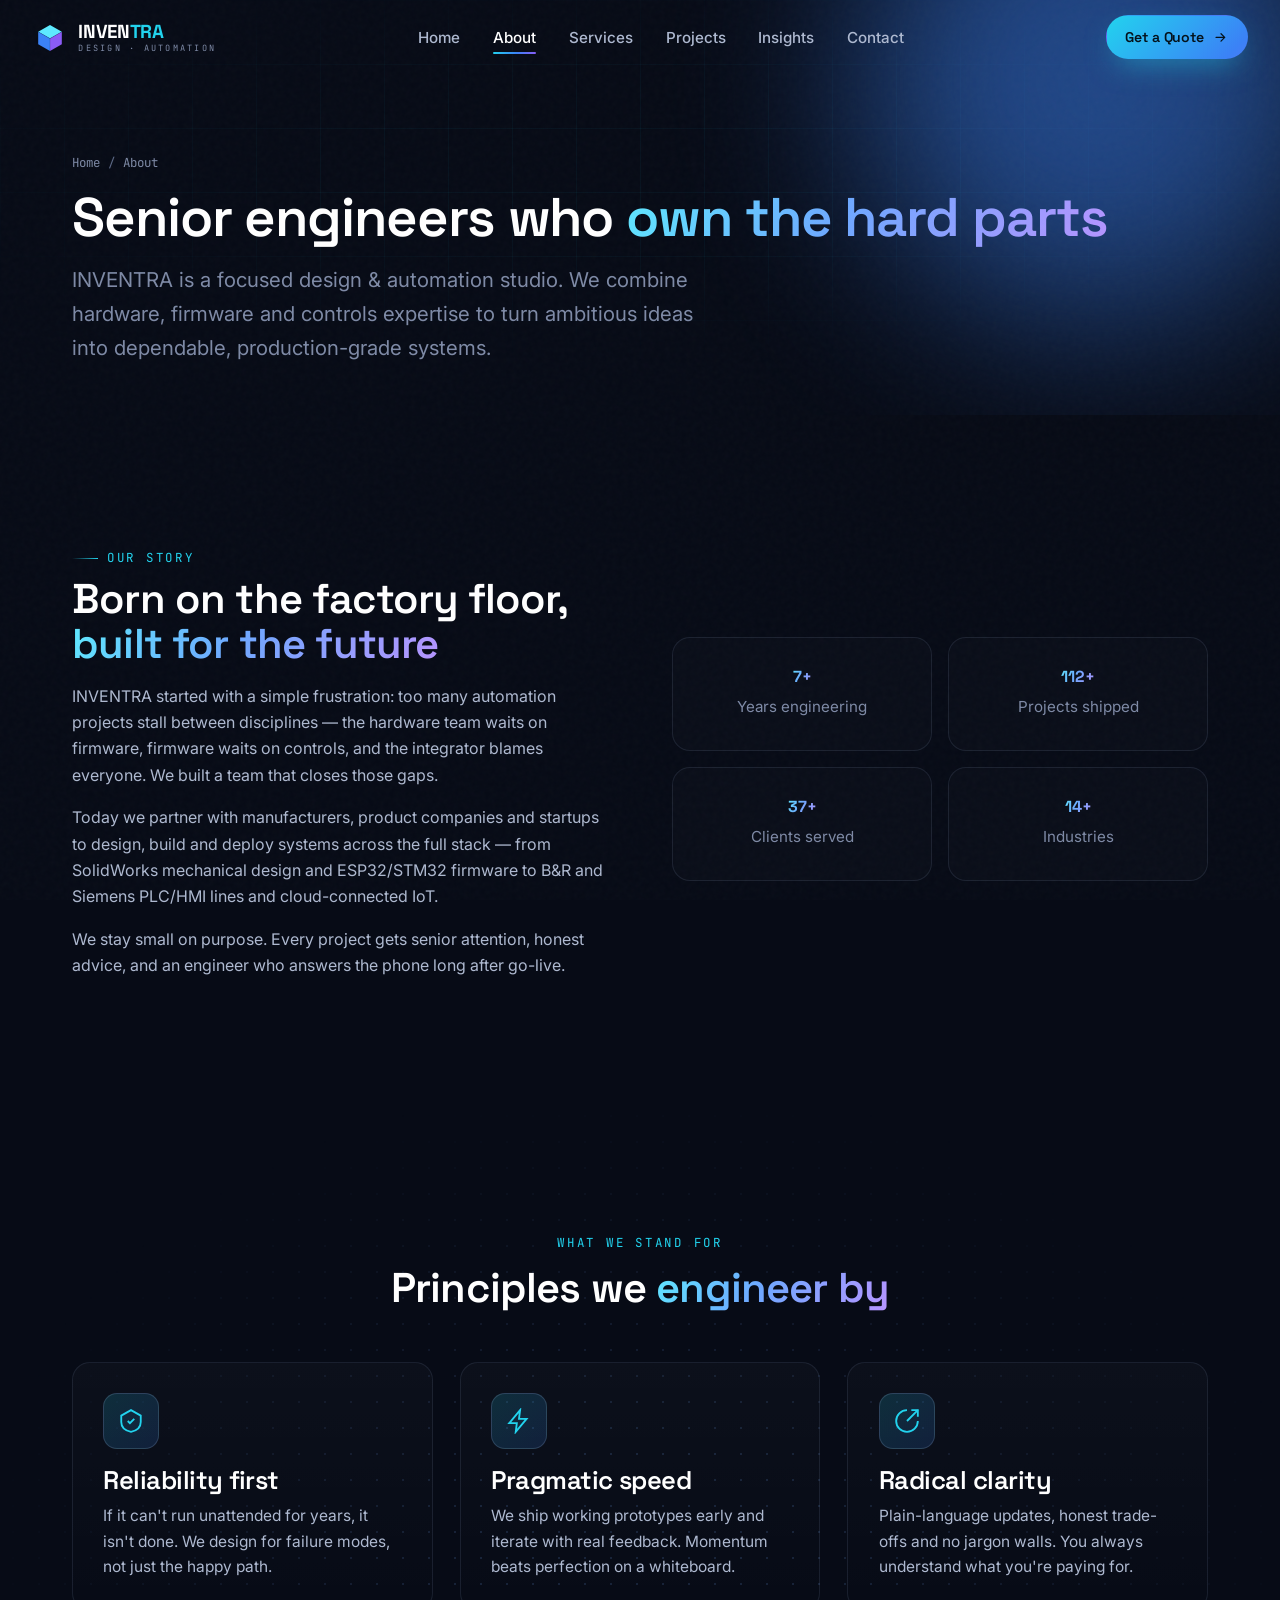
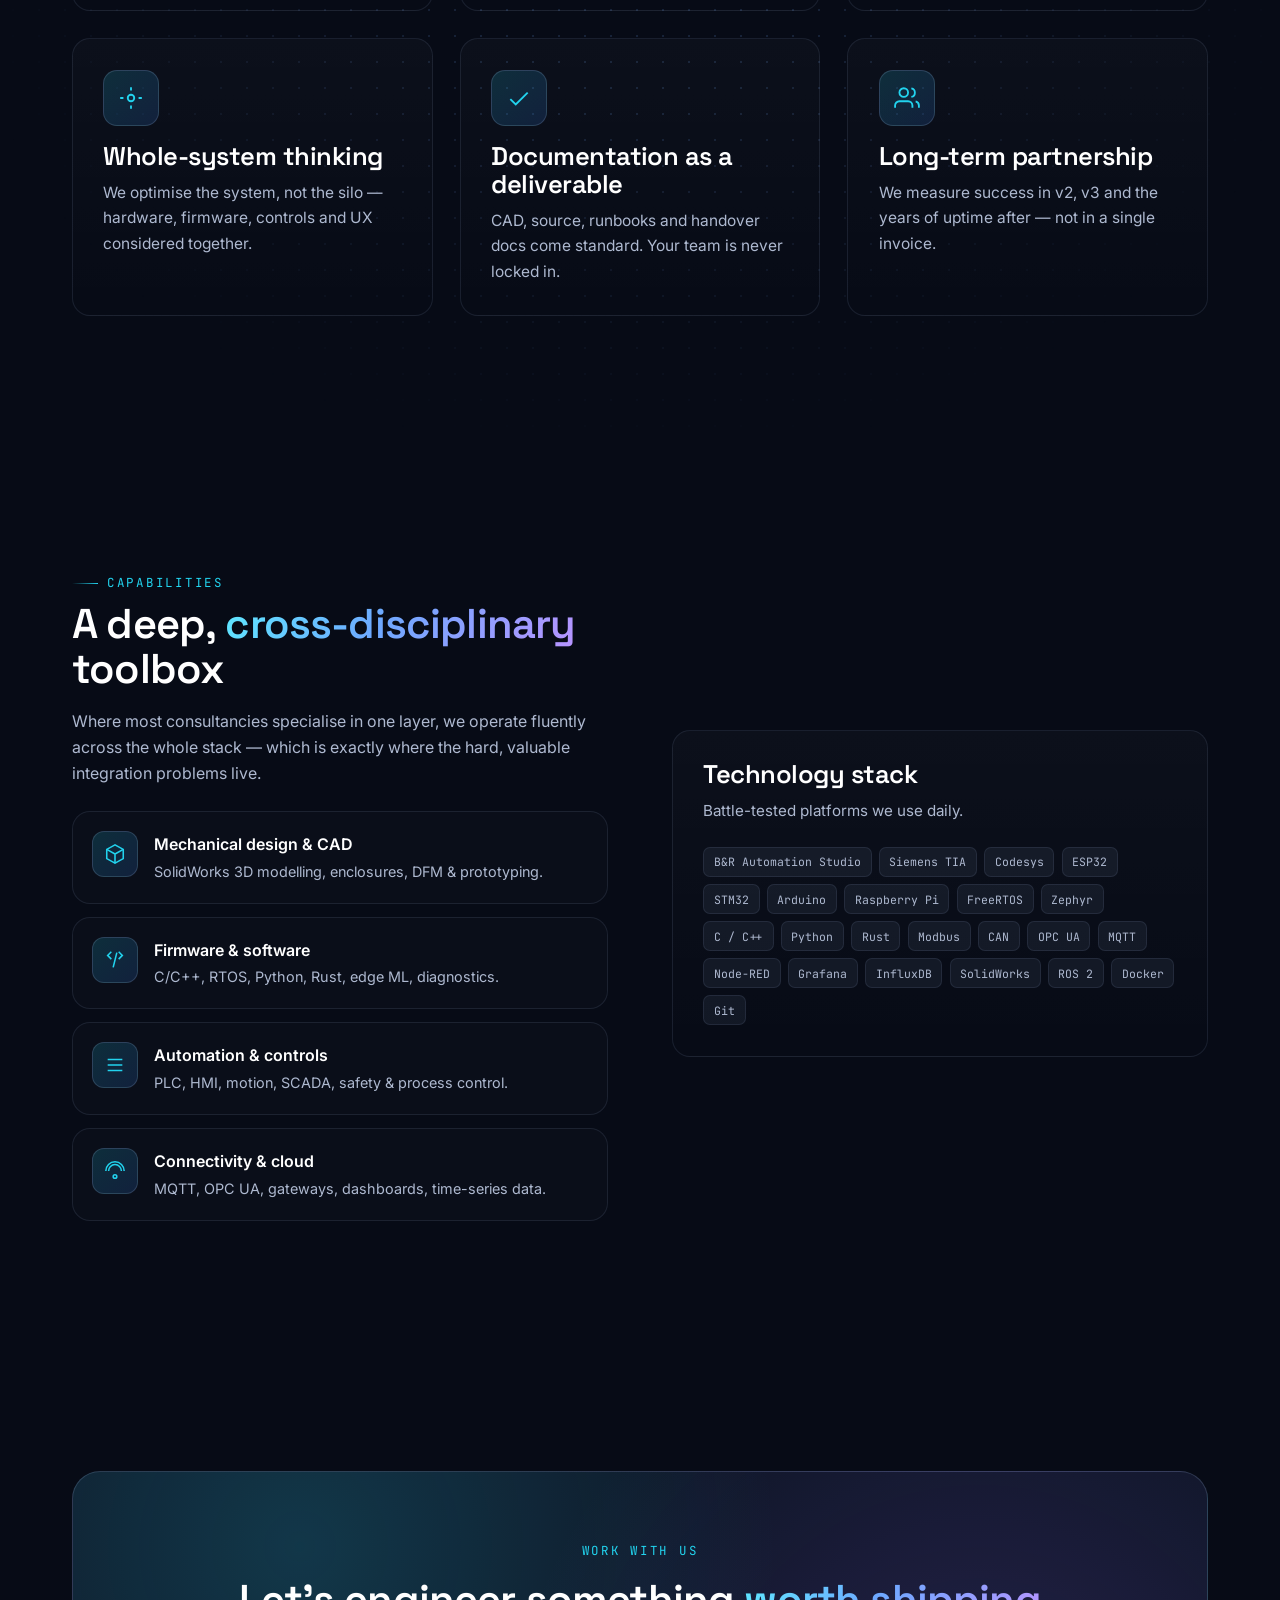
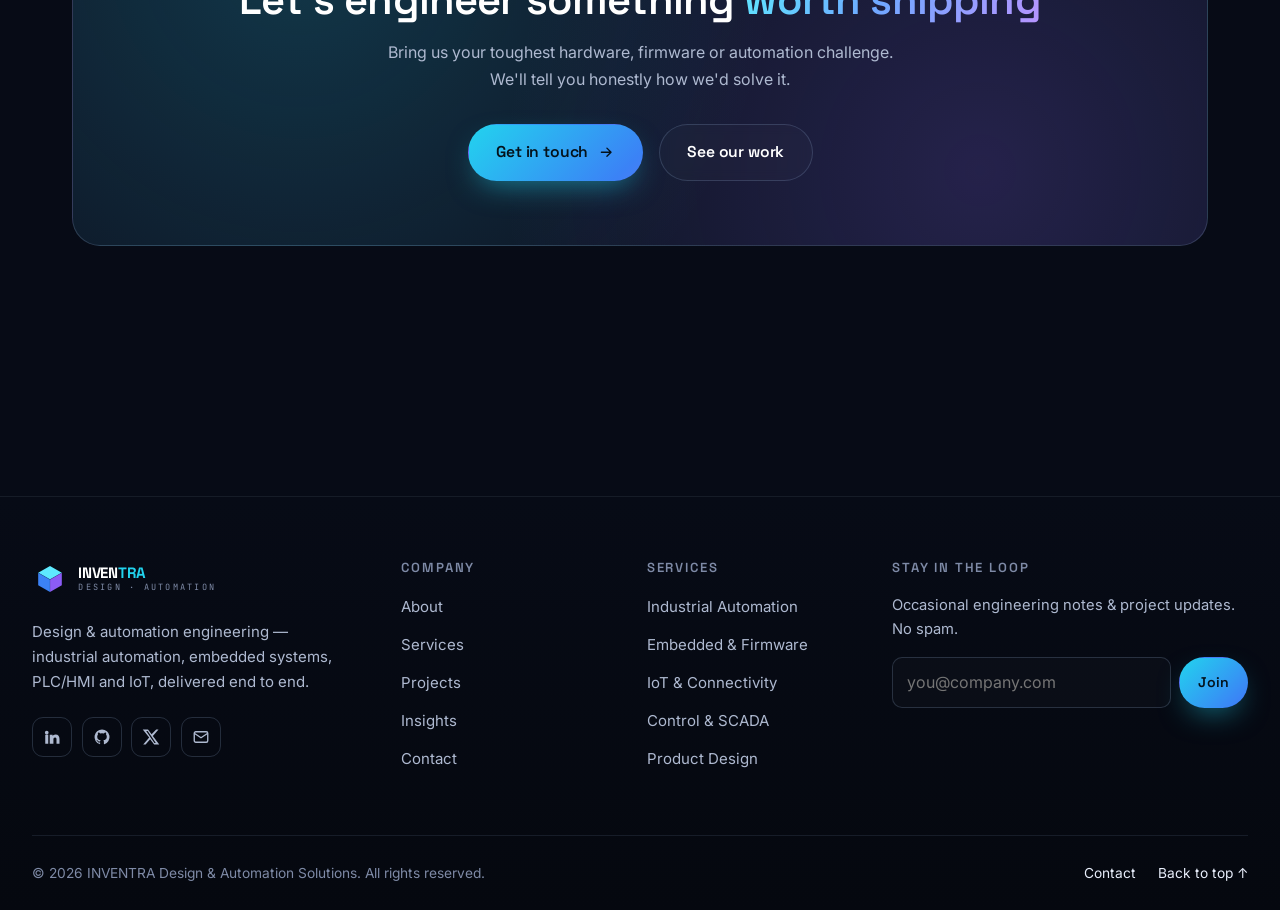
<file: about.html>
<!DOCTYPE html>
<html lang="en">
<head>
  <meta charset="UTF-8">
  <meta name="viewport" content="width=device-width, initial-scale=1.0">
  <title>About INVENTRA — Engineering & Automation Team</title>
  <meta name="description" content="INVENTRA is a senior engineering team delivering industrial automation, embedded systems, PLC/HMI and IoT solutions — pragmatic, reliable and fully supported.">
  <meta name="theme-color" content="#070b16">
  <link rel="icon" href="favicon.svg" type="image/svg+xml">
  <link rel="manifest" href="site.webmanifest">
  <meta property="og:title" content="About INVENTRA — Design & Automation Solutions">
  <meta property="og:description" content="A senior engineering team for industrial automation, embedded systems and IoT.">
  <meta property="og:image" content="assets/img/og.svg">
  <link rel="preconnect" href="https://fonts.googleapis.com">
  <link rel="preconnect" href="https://fonts.gstatic.com" crossorigin>
  <link href="https://fonts.googleapis.com/css2?family=Space+Grotesk:wght@400;500;600;700&family=Inter:wght@400;500;600&family=JetBrains+Mono:wght@400;500&display=swap" rel="stylesheet">
  <link rel="stylesheet" href="assets/css/style.css">
</head>
<body class="noise">
  <div class="preloader" id="preloader" aria-hidden="true"><div class="pl-inner"><svg class="pl-logo" viewBox="0 0 64 64"><polygon points="32,9 53,21 32,33 11,21" fill="#5eeaff"/><polygon points="11,21 32,33 32,55 11,43" fill="#3b82f6"/><polygon points="53,21 32,33 32,55 53,43" fill="#8b5cf6"/><polyline points="11,21 32,33 53,21" fill="none" stroke="#070b16" stroke-width="1.1" opacity=".25"/><polyline points="32,33 32,55" fill="none" stroke="#070b16" stroke-width="1.1" opacity=".25"/></svg><span class="pl-word"><b>INVEN</b><span class="grad-text-anim">TRA</span></span><span class="pl-sub">Design · Automation</span><div class="pl-bar"><i></i></div></div></div>
<script>if(sessionStorage.getItem('inventra_loaded'))document.documentElement.classList.add('pl-skip');</script>
  <a href="#main" class="skip-link">Skip to content</a>
  <div class="scroll-progress" aria-hidden="true"></div>

  <header class="site-header" id="top">
    <nav class="nav container container-wide" aria-label="Primary">
      <a href="index.html" class="brand" aria-label="INVENTRA — home">
        <svg class="mark" viewBox="0 0 64 64" aria-hidden="true"><polygon points="32,9 53,21 32,33 11,21" fill="#5eeaff"/><polygon points="11,21 32,33 32,55 11,43" fill="#3b82f6"/><polygon points="53,21 32,33 32,55 53,43" fill="#8b5cf6"/><polyline points="11,21 32,33 53,21" fill="none" stroke="#070b16" stroke-width="1.1" opacity=".25"/><polyline points="32,33 32,55" fill="none" stroke="#070b16" stroke-width="1.1" opacity=".25"/></svg>
        <span class="name"><span class="row"><b>INVEN</b><i>TRA</i></span><span class="tag">Design · Automation</span></span>
      </a>
      <div class="nav-links">
        <a href="index.html">Home</a><a href="about.html">About</a><a href="services.html">Services</a><a href="projects.html">Projects</a><a href="blog.html">Insights</a><a href="contact.html">Contact</a>
      </div>
      <div class="nav-cta">
        <a href="contact.html" class="btn btn-primary btn-sm">Get a Quote <svg viewBox="0 0 24 24" fill="none" stroke="currentColor" stroke-width="2"><path d="M5 12h14M13 6l6 6-6 6" stroke-linecap="round" stroke-linejoin="round"/></svg></a>
        <button class="nav-toggle" aria-label="Open menu" aria-expanded="false" aria-controls="mobile-menu"><span></span><span></span><span></span></button>
      </div>
    </nav>
  </header>
  <div class="mobile-menu" id="mobile-menu">
    <a href="index.html">Home <span>01</span></a><a href="about.html">About <span>02</span></a><a href="services.html">Services <span>03</span></a><a href="projects.html">Projects <span>04</span></a><a href="blog.html">Insights <span>05</span></a><a href="contact.html">Contact <span>06</span></a>
    <a href="contact.html" class="btn btn-primary btn-block">Get a Quote</a>
  </div>

  <main id="main">
    <!-- PAGE HERO -->
    <section class="page-hero bg-grid">
      <div class="glow-orb glow-pulse" style="width:480px;height:480px;background:#3b82f6;top:-160px;right:-60px"></div>
      <div class="container">
        <div class="breadcrumb" data-reveal><a href="index.html">Home</a><span class="sep">/</span><span>About</span></div>
        <h1 data-reveal data-delay="60">Senior engineers who <span class="grad-text">own the hard parts</span></h1>
        <p data-reveal data-delay="120">INVENTRA is a focused design &amp; automation studio. We combine hardware, firmware and controls expertise to turn ambitious ideas into dependable, production-grade systems.</p>
      </div>
    </section>

    <!-- STORY -->
    <section class="section">
      <div class="container">
        <div class="grid cols-2" style="align-items:center;gap:clamp(2rem,5vw,4rem)">
          <div data-reveal="left">
            <span class="eyebrow">Our story</span>
            <h2 class="mt-1 mb-2">Born on the factory floor, <span class="grad-text">built for the future</span></h2>
            <p class="mb-2">INVENTRA started with a simple frustration: too many automation projects stall between disciplines — the hardware team waits on firmware, firmware waits on controls, and the integrator blames everyone. We built a team that closes those gaps.</p>
            <p class="mb-2">Today we partner with manufacturers, product companies and startups to design, build and deploy systems across the full stack — from SolidWorks mechanical design and ESP32/STM32 firmware to B&amp;R and Siemens PLC/HMI lines and cloud-connected IoT.</p>
            <p>We stay small on purpose. Every project gets senior attention, honest advice, and an engineer who answers the phone long after go-live.</p>
          </div>
          <div data-reveal="right">
            <div class="grid cols-2" style="gap:1rem">
              <div class="stat"><div class="num"><span class="grad-text"><span data-count="8">0</span>+</span></div><div class="lbl">Years engineering</div></div>
              <div class="stat"><div class="num"><span class="grad-text"><span data-count="120">0</span>+</span></div><div class="lbl">Projects shipped</div></div>
              <div class="stat"><div class="num"><span class="grad-text"><span data-count="40">0</span>+</span></div><div class="lbl">Clients served</div></div>
              <div class="stat"><div class="num"><span class="grad-text"><span data-count="15">0</span>+</span></div><div class="lbl">Industries</div></div>
            </div>
          </div>
        </div>
      </div>
    </section>

    <!-- VALUES -->
    <section class="section bg-dots">
      <div class="container">
        <div class="section-head center" data-reveal><span class="eyebrow center" style="justify-content:center">What we stand for</span><h2>Principles we <span class="grad-text">engineer by</span></h2></div>
        <div class="grid cols-3" data-stagger>
          <article class="card"><div class="icon-badge"><svg viewBox="0 0 24 24" fill="none" stroke="currentColor" stroke-width="1.7"><path d="M12 2 3 7v6c0 5 3.8 8 9 9 5.2-1 9-4 9-9V7z"/><path d="m9 12 2 2 4-4"/></svg></div><h3>Reliability first</h3><p>If it can't run unattended for years, it isn't done. We design for failure modes, not just the happy path.</p></article>
          <article class="card"><div class="icon-badge"><svg viewBox="0 0 24 24" fill="none" stroke="currentColor" stroke-width="1.7"><path d="M13 2 3 14h7l-1 8 10-12h-7z"/></svg></div><h3>Pragmatic speed</h3><p>We ship working prototypes early and iterate with real feedback. Momentum beats perfection on a whiteboard.</p></article>
          <article class="card"><div class="icon-badge"><svg viewBox="0 0 24 24" fill="none" stroke="currentColor" stroke-width="1.7"><path d="M12 2a10 10 0 1 0 10 10"/><path d="M22 2 12 12"/><path d="M16 2h6v6"/></svg></div><h3>Radical clarity</h3><p>Plain-language updates, honest trade-offs and no jargon walls. You always understand what you're paying for.</p></article>
          <article class="card"><div class="icon-badge"><svg viewBox="0 0 24 24" fill="none" stroke="currentColor" stroke-width="1.7"><circle cx="12" cy="12" r="3"/><path d="M12 2v3M12 19v3M2 12h3M19 12h3"/></svg></div><h3>Whole-system thinking</h3><p>We optimise the system, not the silo — hardware, firmware, controls and UX considered together.</p></article>
          <article class="card"><div class="icon-badge"><svg viewBox="0 0 24 24" fill="none" stroke="currentColor" stroke-width="1.7"><path d="M20 7 9 18l-5-5"/></svg></div><h3>Documentation as a deliverable</h3><p>CAD, source, runbooks and handover docs come standard. Your team is never locked in.</p></article>
          <article class="card"><div class="icon-badge"><svg viewBox="0 0 24 24" fill="none" stroke="currentColor" stroke-width="1.7"><path d="M17 21v-2a4 4 0 0 0-4-4H5a4 4 0 0 0-4 4v2"/><circle cx="9" cy="7" r="4"/><path d="M23 21v-2a4 4 0 0 0-3-3.87M16 3.13A4 4 0 0 1 16 11"/></svg></div><h3>Long-term partnership</h3><p>We measure success in v2, v3 and the years of uptime after — not in a single invoice.</p></article>
        </div>
      </div>
    </section>

    <!-- CAPABILITIES -->
    <section class="section">
      <div class="container">
        <div class="grid cols-2" style="gap:clamp(2rem,5vw,4rem);align-items:center">
          <div data-reveal="left">
            <span class="eyebrow">Capabilities</span>
            <h2 class="mt-1 mb-2">A deep, <span class="grad-text">cross-disciplinary</span> toolbox</h2>
            <p class="mb-3">Where most consultancies specialise in one layer, we operate fluently across the whole stack — which is exactly where the hard, valuable integration problems live.</p>
            <div class="grid" data-stagger style="gap:.8rem">
              <div class="info-tile"><div class="ico"><svg viewBox="0 0 24 24" fill="none" stroke="currentColor" stroke-width="1.7"><path d="M12 2 3 7v10l9 5 9-5V7z"/><path d="m3 7 9 5 9-5M12 12v10"/></svg></div><div><div class="v">Mechanical design &amp; CAD</div><p style="margin:.15rem 0 0;font-size:.9rem">SolidWorks 3D modelling, enclosures, DFM &amp; prototyping.</p></div></div>
              <div class="info-tile"><div class="ico"><svg viewBox="0 0 24 24" fill="none" stroke="currentColor" stroke-width="1.7"><path d="M8 3 4 7l4 4M16 3l4 4-4 4M14 4l-4 16"/></svg></div><div><div class="v">Firmware &amp; software</div><p style="margin:.15rem 0 0;font-size:.9rem">C/C++, RTOS, Python, Rust, edge ML, diagnostics.</p></div></div>
              <div class="info-tile"><div class="ico"><svg viewBox="0 0 24 24" fill="none" stroke="currentColor" stroke-width="1.7"><path d="M4 6h16M4 12h16M4 18h16"/></svg></div><div><div class="v">Automation &amp; controls</div><p style="margin:.15rem 0 0;font-size:.9rem">PLC, HMI, motion, SCADA, safety &amp; process control.</p></div></div>
              <div class="info-tile"><div class="ico"><svg viewBox="0 0 24 24" fill="none" stroke="currentColor" stroke-width="1.7"><path d="M5 12a7 7 0 0 1 14 0M2 12a10 10 0 0 1 20 0"/><circle cx="12" cy="18" r="2"/></svg></div><div><div class="v">Connectivity &amp; cloud</div><p style="margin:.15rem 0 0;font-size:.9rem">MQTT, OPC UA, gateways, dashboards, time-series data.</p></div></div>
            </div>
          </div>
          <div data-reveal="right">
            <div class="card">
              <h3 class="mb-2">Technology stack</h3>
              <p class="mb-3" style="font-size:.95rem">Battle-tested platforms we use daily.</p>
              <div class="tag-row">
                <span class="chip">B&amp;R Automation Studio</span><span class="chip">Siemens TIA</span><span class="chip">Codesys</span><span class="chip">ESP32</span><span class="chip">STM32</span><span class="chip">Arduino</span><span class="chip">Raspberry Pi</span><span class="chip">FreeRTOS</span><span class="chip">Zephyr</span><span class="chip">C / C++</span><span class="chip">Python</span><span class="chip">Rust</span><span class="chip">Modbus</span><span class="chip">CAN</span><span class="chip">OPC UA</span><span class="chip">MQTT</span><span class="chip">Node-RED</span><span class="chip">Grafana</span><span class="chip">InfluxDB</span><span class="chip">SolidWorks</span><span class="chip">ROS 2</span><span class="chip">Docker</span><span class="chip">Git</span>
              </div>
            </div>
          </div>
        </div>
      </div>
    </section>

    <!-- CTA -->
    <section class="section">
      <div class="container">
        <div class="cta-band" data-reveal="scale">
          <span class="eyebrow center" style="justify-content:center">Work with us</span>
          <h2 class="mt-2">Let's engineer something <span class="grad-text">worth shipping</span></h2>
          <p>Bring us your toughest hardware, firmware or automation challenge. We'll tell you honestly how we'd solve it.</p>
          <div class="cta-actions"><a href="contact.html" class="btn btn-primary">Get in touch <svg viewBox="0 0 24 24" fill="none" stroke="currentColor" stroke-width="2"><path d="M5 12h14M13 6l6 6-6 6" stroke-linecap="round" stroke-linejoin="round"/></svg></a><a href="projects.html" class="btn btn-ghost">See our work</a></div>
        </div>
      </div>
    </section>
  </main>

  <footer class="site-footer">
    <div class="container container-wide">
      <div class="footer-grid">
        <div class="footer-about">
          <a href="index.html" class="brand" aria-label="INVENTRA — home">
            <svg class="mark" viewBox="0 0 64 64" aria-hidden="true"><polygon points="32,9 53,21 32,33 11,21" fill="#5eeaff"/><polygon points="11,21 32,33 32,55 11,43" fill="#3b82f6"/><polygon points="53,21 32,33 32,55 53,43" fill="#8b5cf6"/><polyline points="11,21 32,33 53,21" fill="none" stroke="#070b16" stroke-width="1.1" opacity=".25"/><polyline points="32,33 32,55" fill="none" stroke="#070b16" stroke-width="1.1" opacity=".25"/></svg>
            <span class="name"><span class="row"><b>INVEN</b><i>TRA</i></span><span class="tag">Design · Automation</span></span>
          </a>
          <p>Design &amp; automation engineering — industrial automation, embedded systems, PLC/HMI and IoT, delivered end to end.</p>
          <div class="socials">
            <a href="#" aria-label="LinkedIn"><svg viewBox="0 0 24 24" fill="currentColor"><path d="M4.98 3.5a2.5 2.5 0 1 1 0 5 2.5 2.5 0 0 1 0-5zM3 9h4v12H3zM9 9h3.8v1.7h.05c.53-1 1.84-2 3.78-2C20.4 8.7 22 11 22 14.8V21h-4v-5.5c0-1.3-.02-3-1.9-3-1.9 0-2.2 1.4-2.2 2.9V21H9z"/></svg></a>
            <a href="#" aria-label="GitHub"><svg viewBox="0 0 24 24" fill="currentColor"><path d="M12 2a10 10 0 0 0-3.16 19.49c.5.09.68-.22.68-.48v-1.7c-2.78.6-3.37-1.34-3.37-1.34-.45-1.16-1.1-1.47-1.1-1.47-.9-.62.07-.6.07-.6 1 .07 1.53 1.03 1.53 1.03.9 1.52 2.34 1.08 2.91.83.09-.65.35-1.08.63-1.33-2.22-.25-4.55-1.11-4.55-4.94 0-1.09.39-1.98 1.03-2.68-.1-.25-.45-1.27.1-2.65 0 0 .84-.27 2.75 1.02a9.5 9.5 0 0 1 5 0c1.91-1.29 2.75-1.02 2.75-1.02.55 1.38.2 2.4.1 2.65.64.7 1.03 1.59 1.03 2.68 0 3.84-2.34 4.69-4.57 4.94.36.31.68.92.68 1.85v2.74c0 .27.18.58.69.48A10 10 0 0 0 12 2z"/></svg></a>
            <a href="#" aria-label="X"><svg viewBox="0 0 24 24" fill="currentColor"><path d="M18.9 2H22l-7.5 8.6L23 22h-6.8l-5.3-7-6.1 7H1.6l8-9.2L1 2h7l4.8 6.4zm-2.4 18h1.9L7.6 4H5.6z"/></svg></a>
            <a href="contact.html" aria-label="Email"><svg viewBox="0 0 24 24" fill="none" stroke="currentColor" stroke-width="1.8"><rect x="3" y="5" width="18" height="14" rx="2"/><path d="m3 7 9 6 9-6"/></svg></a>
          </div>
        </div>
        <div><h4>Company</h4><ul><li><a href="about.html">About</a></li><li><a href="services.html">Services</a></li><li><a href="projects.html">Projects</a></li><li><a href="blog.html">Insights</a></li><li><a href="contact.html">Contact</a></li></ul></div>
        <div><h4>Services</h4><ul><li><a href="services.html">Industrial Automation</a></li><li><a href="services.html">Embedded &amp; Firmware</a></li><li><a href="services.html">IoT &amp; Connectivity</a></li><li><a href="services.html">Control &amp; SCADA</a></li><li><a href="services.html">Product Design</a></li></ul></div>
        <div><h4>Stay in the loop</h4><p style="font-size:.92rem;color:var(--text-soft)">Occasional engineering notes &amp; project updates. No spam.</p><form class="newsletter" novalidate><input type="email" placeholder="you@company.com" aria-label="Email" required><button class="btn btn-primary btn-sm" type="submit">Join</button></form></div>
      </div>
      <div class="footer-bottom">
        <p>© <span data-year>2026</span> INVENTRA Design &amp; Automation Solutions. All rights reserved.</p>
        <div class="legal"><a href="contact.html">Contact</a><a href="#top">Back to top ↑</a></div>
      </div>
    </div>
  </footer>
  <button class="to-top" aria-label="Back to top"><svg viewBox="0 0 24 24" fill="none" stroke="currentColor" stroke-width="2"><path d="M12 19V5M6 11l6-6 6 6" stroke-linecap="round" stroke-linejoin="round"/></svg></button>
  <script src="assets/js/cms.js" defer></script>
  <script src="assets/js/main.js" defer></script>
</body>
</html>
</file>
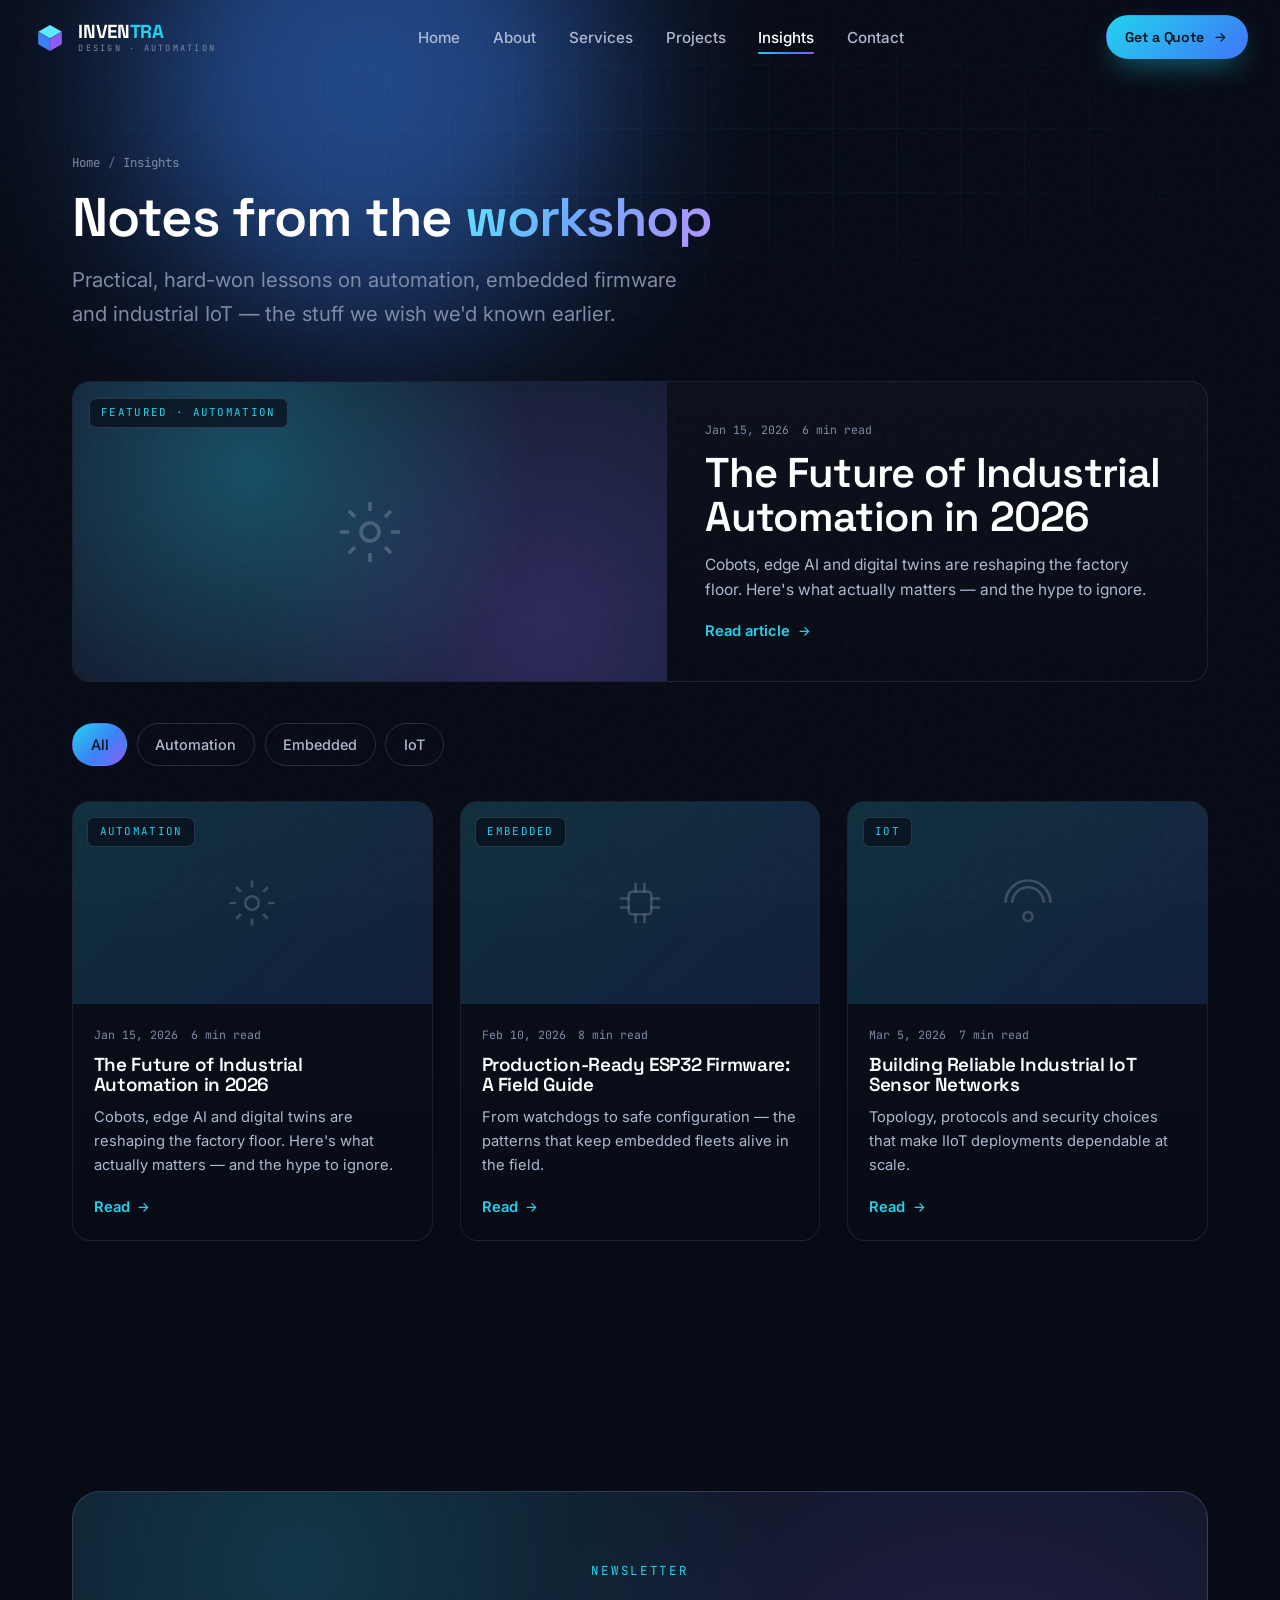
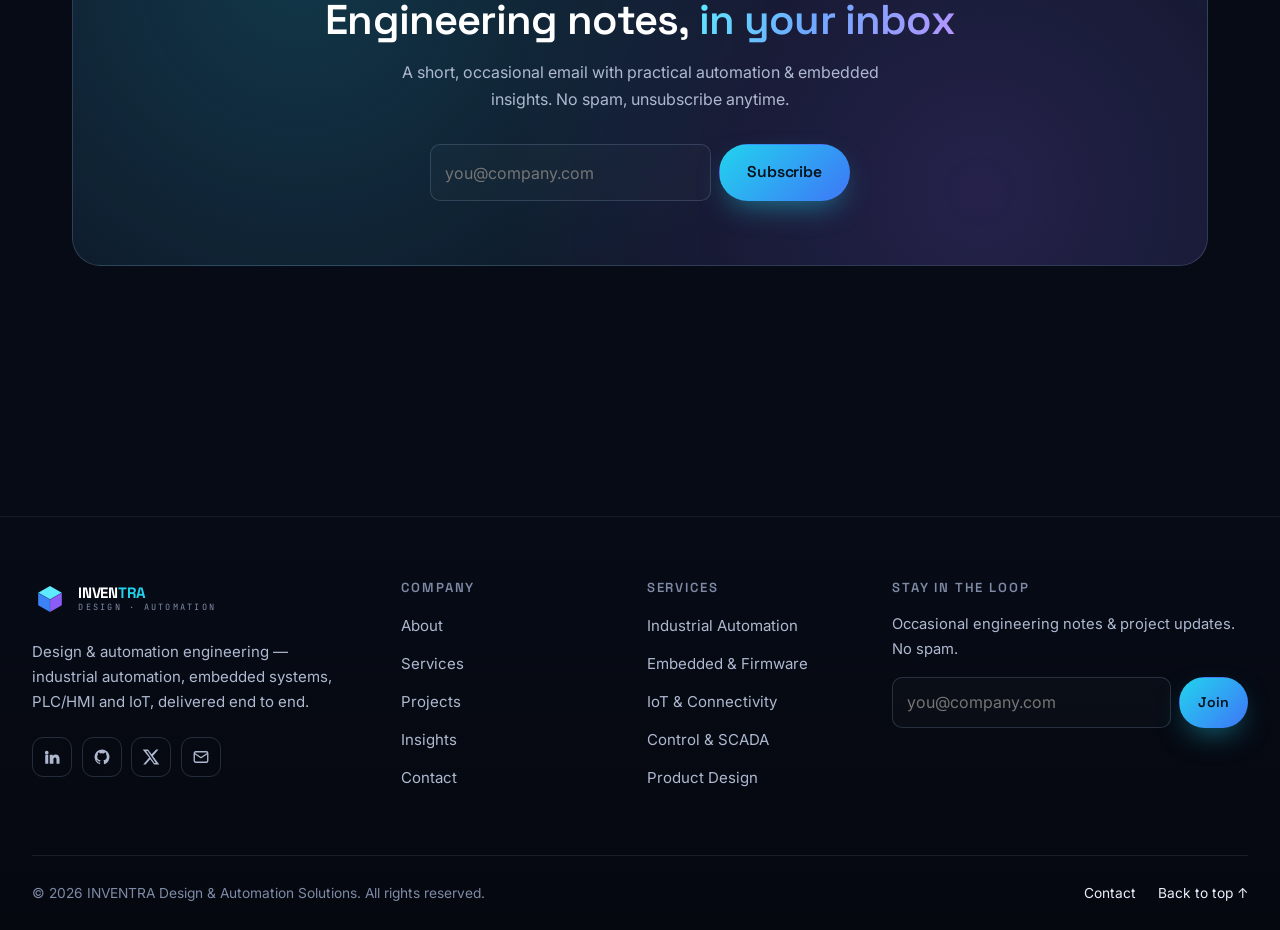
<file: blog.html>
<!DOCTYPE html>
<html lang="en">
<head>
  <meta charset="UTF-8">
  <meta name="viewport" content="width=device-width, initial-scale=1.0">
  <title>Insights — Automation, Embedded & IoT Engineering Notes | INVENTRA</title>
  <meta name="description" content="Practical engineering articles from INVENTRA on industrial automation, production-ready embedded firmware, and reliable industrial IoT.">
  <meta name="theme-color" content="#070b16">
  <link rel="icon" href="favicon.svg" type="image/svg+xml">
  <link rel="manifest" href="site.webmanifest">
  <meta property="og:title" content="Insights — INVENTRA Design & Automation Solutions">
  <meta property="og:description" content="Engineering notes on automation, embedded systems and IoT.">
  <meta property="og:image" content="assets/img/og.svg">
  <link rel="preconnect" href="https://fonts.googleapis.com">
  <link rel="preconnect" href="https://fonts.gstatic.com" crossorigin>
  <link href="https://fonts.googleapis.com/css2?family=Space+Grotesk:wght@400;500;600;700&family=Inter:wght@400;500;600&family=JetBrains+Mono:wght@400;500&display=swap" rel="stylesheet">
  <link rel="stylesheet" href="assets/css/style.css">
</head>
<body class="noise">
  <div class="preloader" id="preloader" aria-hidden="true"><div class="pl-inner"><svg class="pl-logo" viewBox="0 0 64 64"><polygon points="32,9 53,21 32,33 11,21" fill="#5eeaff"/><polygon points="11,21 32,33 32,55 11,43" fill="#3b82f6"/><polygon points="53,21 32,33 32,55 53,43" fill="#8b5cf6"/><polyline points="11,21 32,33 53,21" fill="none" stroke="#070b16" stroke-width="1.1" opacity=".25"/><polyline points="32,33 32,55" fill="none" stroke="#070b16" stroke-width="1.1" opacity=".25"/></svg><span class="pl-word"><b>INVEN</b><span class="grad-text-anim">TRA</span></span><span class="pl-sub">Design · Automation</span><div class="pl-bar"><i></i></div></div></div>
<script>if(sessionStorage.getItem('inventra_loaded'))document.documentElement.classList.add('pl-skip');</script>
  <a href="#main" class="skip-link">Skip to content</a>
  <div class="scroll-progress" aria-hidden="true"></div>

  <header class="site-header" id="top">
    <nav class="nav container container-wide" aria-label="Primary">
      <a href="index.html" class="brand" aria-label="INVENTRA — home">
        <svg class="mark" viewBox="0 0 64 64" aria-hidden="true"><polygon points="32,9 53,21 32,33 11,21" fill="#5eeaff"/><polygon points="11,21 32,33 32,55 11,43" fill="#3b82f6"/><polygon points="53,21 32,33 32,55 53,43" fill="#8b5cf6"/><polyline points="11,21 32,33 53,21" fill="none" stroke="#070b16" stroke-width="1.1" opacity=".25"/><polyline points="32,33 32,55" fill="none" stroke="#070b16" stroke-width="1.1" opacity=".25"/></svg>
        <span class="name"><span class="row"><b>INVEN</b><i>TRA</i></span><span class="tag">Design · Automation</span></span>
      </a>
      <div class="nav-links">
        <a href="index.html">Home</a><a href="about.html">About</a><a href="services.html">Services</a><a href="projects.html">Projects</a><a href="blog.html">Insights</a><a href="contact.html">Contact</a>
      </div>
      <div class="nav-cta">
        <a href="contact.html" class="btn btn-primary btn-sm">Get a Quote <svg viewBox="0 0 24 24" fill="none" stroke="currentColor" stroke-width="2"><path d="M5 12h14M13 6l6 6-6 6" stroke-linecap="round" stroke-linejoin="round"/></svg></a>
        <button class="nav-toggle" aria-label="Open menu" aria-expanded="false" aria-controls="mobile-menu"><span></span><span></span><span></span></button>
      </div>
    </nav>
  </header>
  <div class="mobile-menu" id="mobile-menu">
    <a href="index.html">Home <span>01</span></a><a href="about.html">About <span>02</span></a><a href="services.html">Services <span>03</span></a><a href="projects.html">Projects <span>04</span></a><a href="blog.html">Insights <span>05</span></a><a href="contact.html">Contact <span>06</span></a>
    <a href="contact.html" class="btn btn-primary btn-block">Get a Quote</a>
  </div>

  <main id="main">
    <section class="page-hero bg-grid">
      <div class="glow-orb glow-pulse" style="width:480px;height:480px;background:#3b82f6;top:-160px;left:10%"></div>
      <div class="container">
        <div class="breadcrumb" data-reveal><a href="index.html">Home</a><span class="sep">/</span><span>Insights</span></div>
        <h1 data-reveal data-delay="60">Notes from the <span class="grad-text">workshop</span></h1>
        <p data-reveal data-delay="120">Practical, hard-won lessons on automation, embedded firmware and industrial IoT — the stuff we wish we'd known earlier.</p>
      </div>
    </section>

    <section class="section" style="padding-top:0">
      <div class="container">
        <!-- Featured (filled by cms.js from content/blog.json; static below is the fallback) -->
        <div id="blog-featured" data-reveal>
        <a href="blog-industrial-automation-2026.html" class="card glow" style="display:grid;grid-template-columns:1.1fr 1fr;gap:0;padding:0;overflow:hidden;margin-bottom:2.5rem">
          <div style="background:radial-gradient(circle at 30% 30%,rgba(34,211,238,.28),transparent 60%),radial-gradient(circle at 80% 80%,rgba(139,92,246,.22),transparent 55%),var(--surface-2);min-height:280px;display:grid;place-items:center;position:relative">
            <span class="badge-cat" style="position:absolute;top:1rem;left:1rem">Featured · Automation</span>
            <svg viewBox="0 0 24 24" width="72" height="72" fill="none" stroke="rgba(255,255,255,.22)" stroke-width="1"><circle cx="12" cy="12" r="3"/><path d="M12 2v3M12 19v3M2 12h3M19 12h3M5 5l2 2M17 17l2 2M5 19l2-2M17 7l2-2"/></svg>
          </div>
          <div style="padding:clamp(1.6rem,3vw,2.4rem);display:flex;flex-direction:column;justify-content:center">
            <div class="post-card" style="padding:0"><div class="meta" style="margin-bottom:.7rem"><span>Jan 15, 2026</span><span>6 min read</span></div></div>
            <h2 style="font-size:clamp(1.5rem,1.1rem+1.4vw,2rem);margin-bottom:.7rem">The Future of Industrial Automation in 2026</h2>
            <p>Collaborative robots, edge AI and digital twins are no longer buzzwords — they're on the factory floor today. Here's what's actually worth your investment, and what's still hype.</p>
            <span class="card-link mt-2">Read article <svg viewBox="0 0 24 24" fill="none" stroke="currentColor" stroke-width="2"><path d="M5 12h14M13 6l6 6-6 6" stroke-linecap="round" stroke-linejoin="round"/></svg></span>
          </div>
        </a>
        </div>

        <div class="filters" data-filter-group data-filter-target="#blog-grid" data-reveal>
          <button class="filter active" data-f="all">All</button>
          <button class="filter" data-f="automation">Automation</button>
          <button class="filter" data-f="embedded">Embedded</button>
          <button class="filter" data-f="iot">IoT</button>
        </div>

        <div class="grid cols-3" id="blog-grid" data-stagger>
          <a href="blog-industrial-automation-2026.html" class="card post-card glow" data-cat="automation">
            <div class="cover"><span class="cat badge-cat">Automation</span><svg viewBox="0 0 24 24" fill="none" stroke="currentColor" stroke-width="1.2"><circle cx="12" cy="12" r="3"/><path d="M12 2v3M12 19v3M2 12h3M19 12h3M5 5l2 2M17 17l2 2M5 19l2-2M17 7l2-2"/></svg></div>
            <div class="pbody"><div class="meta"><span>Jan 15, 2026</span><span>6 min</span></div><h3>The Future of Industrial Automation in 2026</h3><p>Cobots, edge AI and digital twins are reshaping the factory floor. Here's what actually matters.</p><span class="card-link">Read <svg viewBox="0 0 24 24" fill="none" stroke="currentColor" stroke-width="2"><path d="M5 12h14M13 6l6 6-6 6" stroke-linecap="round" stroke-linejoin="round"/></svg></span></div>
          </a>
          <a href="blog-embedded-firmware-guide.html" class="card post-card glow" data-cat="embedded">
            <div class="cover"><span class="cat badge-cat">Embedded</span><svg viewBox="0 0 24 24" fill="none" stroke="currentColor" stroke-width="1.2"><rect x="7" y="7" width="10" height="10" rx="1.5"/><path d="M10 3v4M14 3v4M10 17v4M14 17v4M3 10h4M3 14h4M17 10h4M17 14h4"/></svg></div>
            <div class="pbody"><div class="meta"><span>Feb 10, 2026</span><span>8 min</span></div><h3>Production-Ready ESP32 Firmware: A Field Guide</h3><p>From watchdogs to safe configuration — the patterns that keep embedded fleets alive in the field.</p><span class="card-link">Read <svg viewBox="0 0 24 24" fill="none" stroke="currentColor" stroke-width="2"><path d="M5 12h14M13 6l6 6-6 6" stroke-linecap="round" stroke-linejoin="round"/></svg></span></div>
          </a>
          <a href="blog-iiot-sensor-networks.html" class="card post-card glow" data-cat="iot">
            <div class="cover"><span class="cat badge-cat">IoT</span><svg viewBox="0 0 24 24" fill="none" stroke="currentColor" stroke-width="1.2"><path d="M5 12a7 7 0 0 1 14 0M2 12a10 10 0 0 1 20 0"/><circle cx="12" cy="18" r="2"/></svg></div>
            <div class="pbody"><div class="meta"><span>Mar 5, 2026</span><span>7 min</span></div><h3>Building Reliable Industrial IoT Sensor Networks</h3><p>Topology, protocols and security choices that make IIoT deployments dependable at scale.</p><span class="card-link">Read <svg viewBox="0 0 24 24" fill="none" stroke="currentColor" stroke-width="2"><path d="M5 12h14M13 6l6 6-6 6" stroke-linecap="round" stroke-linejoin="round"/></svg></span></div>
          </a>
        </div>
      </div>
    </section>

    <section class="section">
      <div class="container">
        <div class="cta-band" data-reveal="scale">
          <span class="eyebrow center" style="justify-content:center">Newsletter</span>
          <h2 class="mt-2">Engineering notes, <span class="grad-text">in your inbox</span></h2>
          <p>A short, occasional email with practical automation &amp; embedded insights. No spam, unsubscribe anytime.</p>
          <form class="newsletter" novalidate style="max-width:420px;margin:0 auto;justify-content:center"><input type="email" placeholder="you@company.com" aria-label="Email" required><button class="btn btn-primary" type="submit">Subscribe</button></form>
        </div>
      </div>
    </section>
  </main>

  <footer class="site-footer">
    <div class="container container-wide">
      <div class="footer-grid">
        <div class="footer-about">
          <a href="index.html" class="brand" aria-label="INVENTRA — home">
            <svg class="mark" viewBox="0 0 64 64" aria-hidden="true"><polygon points="32,9 53,21 32,33 11,21" fill="#5eeaff"/><polygon points="11,21 32,33 32,55 11,43" fill="#3b82f6"/><polygon points="53,21 32,33 32,55 53,43" fill="#8b5cf6"/><polyline points="11,21 32,33 53,21" fill="none" stroke="#070b16" stroke-width="1.1" opacity=".25"/><polyline points="32,33 32,55" fill="none" stroke="#070b16" stroke-width="1.1" opacity=".25"/></svg>
            <span class="name"><span class="row"><b>INVEN</b><i>TRA</i></span><span class="tag">Design · Automation</span></span>
          </a>
          <p>Design &amp; automation engineering — industrial automation, embedded systems, PLC/HMI and IoT, delivered end to end.</p>
          <div class="socials">
            <a href="#" aria-label="LinkedIn"><svg viewBox="0 0 24 24" fill="currentColor"><path d="M4.98 3.5a2.5 2.5 0 1 1 0 5 2.5 2.5 0 0 1 0-5zM3 9h4v12H3zM9 9h3.8v1.7h.05c.53-1 1.84-2 3.78-2C20.4 8.7 22 11 22 14.8V21h-4v-5.5c0-1.3-.02-3-1.9-3-1.9 0-2.2 1.4-2.2 2.9V21H9z"/></svg></a>
            <a href="#" aria-label="GitHub"><svg viewBox="0 0 24 24" fill="currentColor"><path d="M12 2a10 10 0 0 0-3.16 19.49c.5.09.68-.22.68-.48v-1.7c-2.78.6-3.37-1.34-3.37-1.34-.45-1.16-1.1-1.47-1.1-1.47-.9-.62.07-.6.07-.6 1 .07 1.53 1.03 1.53 1.03.9 1.52 2.34 1.08 2.91.83.09-.65.35-1.08.63-1.33-2.22-.25-4.55-1.11-4.55-4.94 0-1.09.39-1.98 1.03-2.68-.1-.25-.45-1.27.1-2.65 0 0 .84-.27 2.75 1.02a9.5 9.5 0 0 1 5 0c1.91-1.29 2.75-1.02 2.75-1.02.55 1.38.2 2.4.1 2.65.64.7 1.03 1.59 1.03 2.68 0 3.84-2.34 4.69-4.57 4.94.36.31.68.92.68 1.85v2.74c0 .27.18.58.69.48A10 10 0 0 0 12 2z"/></svg></a>
            <a href="#" aria-label="X"><svg viewBox="0 0 24 24" fill="currentColor"><path d="M18.9 2H22l-7.5 8.6L23 22h-6.8l-5.3-7-6.1 7H1.6l8-9.2L1 2h7l4.8 6.4zm-2.4 18h1.9L7.6 4H5.6z"/></svg></a>
            <a href="contact.html" aria-label="Email"><svg viewBox="0 0 24 24" fill="none" stroke="currentColor" stroke-width="1.8"><rect x="3" y="5" width="18" height="14" rx="2"/><path d="m3 7 9 6 9-6"/></svg></a>
          </div>
        </div>
        <div><h4>Company</h4><ul><li><a href="about.html">About</a></li><li><a href="services.html">Services</a></li><li><a href="projects.html">Projects</a></li><li><a href="blog.html">Insights</a></li><li><a href="contact.html">Contact</a></li></ul></div>
        <div><h4>Services</h4><ul><li><a href="services.html">Industrial Automation</a></li><li><a href="services.html">Embedded &amp; Firmware</a></li><li><a href="services.html">IoT &amp; Connectivity</a></li><li><a href="services.html">Control &amp; SCADA</a></li><li><a href="services.html">Product Design</a></li></ul></div>
        <div><h4>Stay in the loop</h4><p style="font-size:.92rem;color:var(--text-soft)">Occasional engineering notes &amp; project updates. No spam.</p><form class="newsletter" novalidate><input type="email" placeholder="you@company.com" aria-label="Email" required><button class="btn btn-primary btn-sm" type="submit">Join</button></form></div>
      </div>
      <div class="footer-bottom">
        <p>© <span data-year>2026</span> INVENTRA Design &amp; Automation Solutions. All rights reserved.</p>
        <div class="legal"><a href="contact.html">Contact</a><a href="#top">Back to top ↑</a></div>
      </div>
    </div>
  </footer>
  <button class="to-top" aria-label="Back to top"><svg viewBox="0 0 24 24" fill="none" stroke="currentColor" stroke-width="2"><path d="M12 19V5M6 11l6-6 6 6" stroke-linecap="round" stroke-linejoin="round"/></svg></button>
  <script src="assets/js/cms.js" defer></script>
  <script src="assets/js/main.js" defer></script>
</body>
</html>
</file>
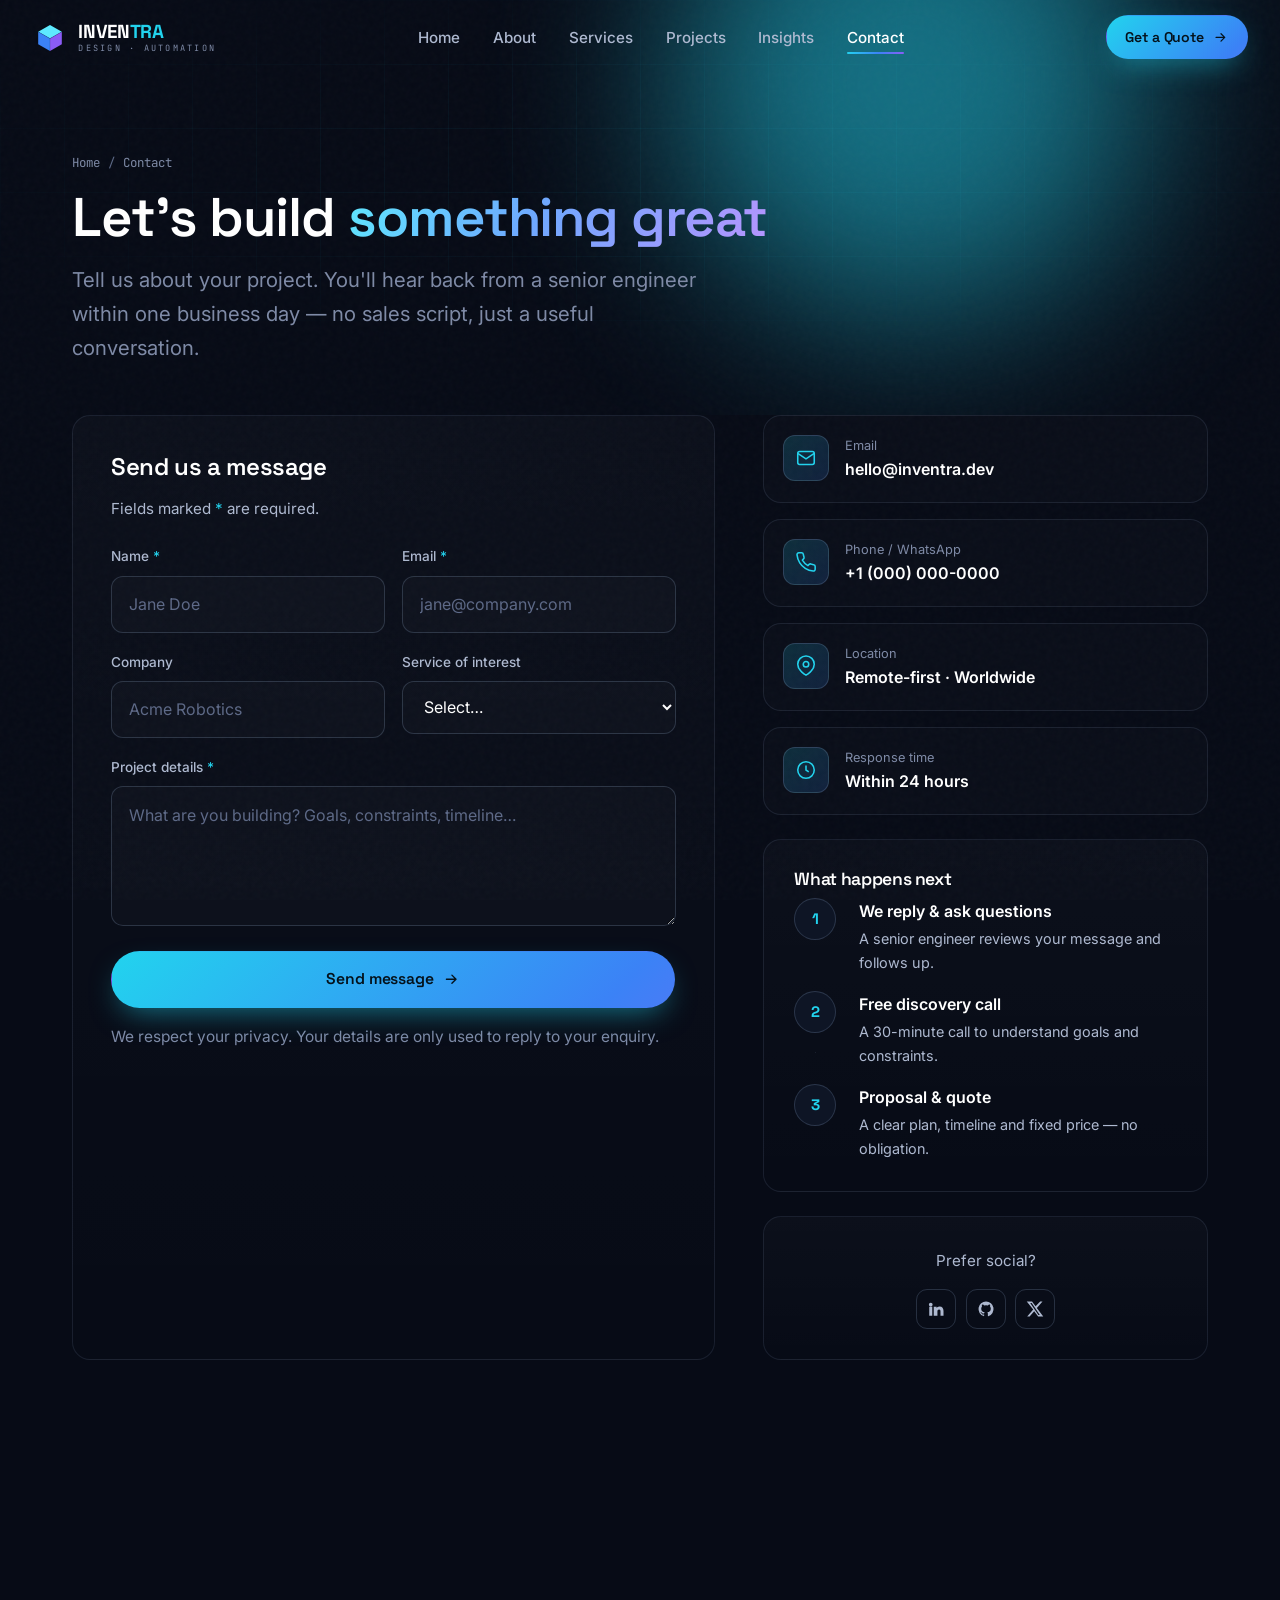
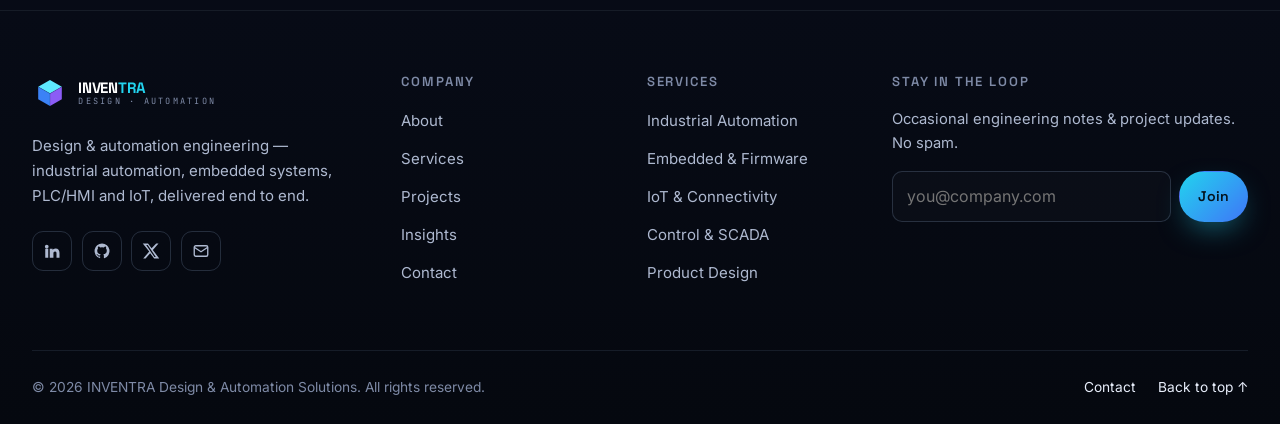
<file: contact.html>
<!DOCTYPE html>
<html lang="en">
<head>
  <meta charset="UTF-8">
  <meta name="viewport" content="width=device-width, initial-scale=1.0">
  <title>Contact INVENTRA — Start Your Automation Project</title>
  <meta name="description" content="Get in touch with INVENTRA for industrial automation, embedded systems, PLC/HMI and IoT engineering. Free consultation — we reply within 24 hours.">
  <meta name="theme-color" content="#070b16">
  <link rel="icon" href="favicon.svg" type="image/svg+xml">
  <link rel="manifest" href="site.webmanifest">
  <meta property="og:title" content="Contact INVENTRA — Design & Automation Solutions">
  <meta property="og:description" content="Start your automation, embedded or IoT project. Free consultation.">
  <meta property="og:image" content="assets/img/og.svg">
  <link rel="preconnect" href="https://fonts.googleapis.com">
  <link rel="preconnect" href="https://fonts.gstatic.com" crossorigin>
  <link href="https://fonts.googleapis.com/css2?family=Space+Grotesk:wght@400;500;600;700&family=Inter:wght@400;500;600&family=JetBrains+Mono:wght@400;500&display=swap" rel="stylesheet">
  <link rel="stylesheet" href="assets/css/style.css">
</head>
<body class="noise">
  <div class="preloader" id="preloader" aria-hidden="true"><div class="pl-inner"><svg class="pl-logo" viewBox="0 0 64 64"><polygon points="32,9 53,21 32,33 11,21" fill="#5eeaff"/><polygon points="11,21 32,33 32,55 11,43" fill="#3b82f6"/><polygon points="53,21 32,33 32,55 53,43" fill="#8b5cf6"/><polyline points="11,21 32,33 53,21" fill="none" stroke="#070b16" stroke-width="1.1" opacity=".25"/><polyline points="32,33 32,55" fill="none" stroke="#070b16" stroke-width="1.1" opacity=".25"/></svg><span class="pl-word"><b>INVEN</b><span class="grad-text-anim">TRA</span></span><span class="pl-sub">Design · Automation</span><div class="pl-bar"><i></i></div></div></div>
<script>if(sessionStorage.getItem('inventra_loaded'))document.documentElement.classList.add('pl-skip');</script>
  <a href="#main" class="skip-link">Skip to content</a>
  <div class="scroll-progress" aria-hidden="true"></div>

  <header class="site-header" id="top">
    <nav class="nav container container-wide" aria-label="Primary">
      <a href="index.html" class="brand" aria-label="INVENTRA — home">
        <svg class="mark" viewBox="0 0 64 64" aria-hidden="true"><polygon points="32,9 53,21 32,33 11,21" fill="#5eeaff"/><polygon points="11,21 32,33 32,55 11,43" fill="#3b82f6"/><polygon points="53,21 32,33 32,55 53,43" fill="#8b5cf6"/><polyline points="11,21 32,33 53,21" fill="none" stroke="#070b16" stroke-width="1.1" opacity=".25"/><polyline points="32,33 32,55" fill="none" stroke="#070b16" stroke-width="1.1" opacity=".25"/></svg>
        <span class="name"><span class="row"><b>INVEN</b><i>TRA</i></span><span class="tag">Design · Automation</span></span>
      </a>
      <div class="nav-links">
        <a href="index.html">Home</a><a href="about.html">About</a><a href="services.html">Services</a><a href="projects.html">Projects</a><a href="blog.html">Insights</a><a href="contact.html">Contact</a>
      </div>
      <div class="nav-cta">
        <a href="contact.html" class="btn btn-primary btn-sm">Get a Quote <svg viewBox="0 0 24 24" fill="none" stroke="currentColor" stroke-width="2"><path d="M5 12h14M13 6l6 6-6 6" stroke-linecap="round" stroke-linejoin="round"/></svg></a>
        <button class="nav-toggle" aria-label="Open menu" aria-expanded="false" aria-controls="mobile-menu"><span></span><span></span><span></span></button>
      </div>
    </nav>
  </header>
  <div class="mobile-menu" id="mobile-menu">
    <a href="index.html">Home <span>01</span></a><a href="about.html">About <span>02</span></a><a href="services.html">Services <span>03</span></a><a href="projects.html">Projects <span>04</span></a><a href="blog.html">Insights <span>05</span></a><a href="contact.html">Contact <span>06</span></a>
    <a href="contact.html" class="btn btn-primary btn-block">Get a Quote</a>
  </div>

  <main id="main">
    <section class="page-hero bg-grid">
      <div class="glow-orb glow-pulse" style="width:480px;height:480px;background:#22d3ee;top:-160px;right:10%"></div>
      <div class="container">
        <div class="breadcrumb" data-reveal><a href="index.html">Home</a><span class="sep">/</span><span>Contact</span></div>
        <h1 data-reveal data-delay="60">Let's build <span class="grad-text">something great</span></h1>
        <p data-reveal data-delay="120">Tell us about your project. You'll hear back from a senior engineer within one business day — no sales script, just a useful conversation.</p>
      </div>
    </section>

    <section class="section" style="padding-top:0">
      <div class="container">
        <div class="grid" style="grid-template-columns:1.3fr .9fr;gap:clamp(1.6rem,4vw,3rem);align-items:start">

          <!-- FORM -->
          <div class="card" data-reveal="left" style="padding:clamp(1.6rem,3vw,2.4rem)">
            <h2 style="font-size:1.5rem" class="mb-2">Send us a message</h2>
            <p class="mb-3" style="font-size:.95rem">Fields marked <span style="color:var(--cyan)">*</span> are required.</p>
            <form id="contact-form" data-access-key="YOUR_WEB3FORMS_ACCESS_KEY" data-email="hello@inventra.dev" novalidate>
              <div class="grid cols-2" style="gap:1.1rem">
                <div class="field"><label for="name">Name <span class="req">*</span></label><input class="input" id="name" name="name" type="text" placeholder="Jane Doe" required></div>
                <div class="field"><label for="email">Email <span class="req">*</span></label><input class="input" id="email" name="email" type="email" placeholder="jane@company.com" required></div>
              </div>
              <div class="grid cols-2" style="gap:1.1rem">
                <div class="field"><label for="company">Company</label><input class="input" id="company" name="company" type="text" placeholder="Acme Robotics"></div>
                <div class="field"><label for="service">Service of interest</label>
                  <select class="input" id="service" name="service">
                    <option value="">Select…</option>
                    <option>Industrial Automation &amp; PLC/HMI</option>
                    <option>Embedded Systems &amp; Firmware</option>
                    <option>IoT &amp; Connectivity</option>
                    <option>Control Systems &amp; SCADA</option>
                    <option>Product Design &amp; Prototyping</option>
                    <option>Consulting &amp; Training</option>
                    <option>Not sure yet</option>
                  </select>
                </div>
              </div>
              <div class="field"><label for="message">Project details <span class="req">*</span></label><textarea class="textarea" id="message" name="message" placeholder="What are you building? Goals, constraints, timeline…" required></textarea></div>
              <input type="checkbox" name="botcheck" style="display:none" tabindex="-1" autocomplete="off">
              <button type="submit" class="btn btn-primary btn-block">Send message <svg viewBox="0 0 24 24" fill="none" stroke="currentColor" stroke-width="2"><path d="M5 12h14M13 6l6 6-6 6" stroke-linecap="round" stroke-linejoin="round"/></svg></button>
              <p class="form-note mt-2">We respect your privacy. Your details are only used to reply to your enquiry.</p>
              <div id="form-status" class="form-status" role="status" aria-live="polite"></div>
            </form>
          </div>

          <!-- INFO -->
          <div data-reveal="right">
            <div class="grid" style="gap:1rem">
              <a class="info-tile" href="mailto:hello@inventra.dev"><div class="ico"><svg viewBox="0 0 24 24" fill="none" stroke="currentColor" stroke-width="1.7"><rect x="3" y="5" width="18" height="14" rx="2"/><path d="m3 7 9 6 9-6"/></svg></div><div><div class="k">Email</div><div class="v" data-cms="email">hello@inventra.dev</div></div></a>
              <a class="info-tile" href="tel:+10000000000"><div class="ico"><svg viewBox="0 0 24 24" fill="none" stroke="currentColor" stroke-width="1.7"><path d="M22 16.9v3a2 2 0 0 1-2.2 2 19.8 19.8 0 0 1-8.6-3 19.5 19.5 0 0 1-6-6 19.8 19.8 0 0 1-3-8.6A2 2 0 0 1 4.1 2h3a2 2 0 0 1 2 1.7c.1 1 .4 1.9.7 2.8a2 2 0 0 1-.5 2.1L8.1 9.9a16 16 0 0 0 6 6l1.3-1.3a2 2 0 0 1 2.1-.4c.9.3 1.8.6 2.8.7a2 2 0 0 1 1.7 2Z"/></svg></div><div><div class="k">Phone / WhatsApp</div><div class="v" data-cms="phone">+1 (000) 000-0000</div></div></a>
              <div class="info-tile"><div class="ico"><svg viewBox="0 0 24 24" fill="none" stroke="currentColor" stroke-width="1.7"><path d="M21 10c0 7-9 12-9 12s-9-5-9-12a9 9 0 0 1 18 0Z"/><circle cx="12" cy="10" r="3"/></svg></div><div><div class="k">Location</div><div class="v" data-cms="location">Remote-first · Worldwide</div></div></div>
              <div class="info-tile"><div class="ico"><svg viewBox="0 0 24 24" fill="none" stroke="currentColor" stroke-width="1.7"><circle cx="12" cy="12" r="9"/><path d="M12 7v5l3 2"/></svg></div><div><div class="k">Response time</div><div class="v" data-cms="response">Within 24 hours</div></div></div>
            </div>

            <div class="card mt-3">
              <h3 style="font-size:1.1rem" class="mb-2">What happens next</h3>
              <div class="steps" style="gap:1rem">
                <div class="step"><div class="ring" style="width:42px;height:42px;font-size:.95rem">1</div><div><strong style="color:#fff">We reply &amp; ask questions</strong><p style="font-size:.9rem;margin-top:.2rem">A senior engineer reviews your message and follows up.</p></div></div>
                <div class="step"><div class="ring" style="width:42px;height:42px;font-size:.95rem">2</div><div><strong style="color:#fff">Free discovery call</strong><p style="font-size:.9rem;margin-top:.2rem">A 30-minute call to understand goals and constraints.</p></div></div>
                <div class="step"><div class="ring" style="width:42px;height:42px;font-size:.95rem">3</div><div><strong style="color:#fff">Proposal &amp; quote</strong><p style="font-size:.9rem;margin-top:.2rem">A clear plan, timeline and fixed price — no obligation.</p></div></div>
              </div>
            </div>

            <div class="card mt-3" style="text-align:center">
              <p class="mb-2" style="font-size:.95rem">Prefer social?</p>
              <div class="socials" style="justify-content:center">
                <a href="#" aria-label="LinkedIn"><svg viewBox="0 0 24 24" fill="currentColor"><path d="M4.98 3.5a2.5 2.5 0 1 1 0 5 2.5 2.5 0 0 1 0-5zM3 9h4v12H3zM9 9h3.8v1.7h.05c.53-1 1.84-2 3.78-2C20.4 8.7 22 11 22 14.8V21h-4v-5.5c0-1.3-.02-3-1.9-3-1.9 0-2.2 1.4-2.2 2.9V21H9z"/></svg></a>
                <a href="#" aria-label="GitHub"><svg viewBox="0 0 24 24" fill="currentColor"><path d="M12 2a10 10 0 0 0-3.16 19.49c.5.09.68-.22.68-.48v-1.7c-2.78.6-3.37-1.34-3.37-1.34-.45-1.16-1.1-1.47-1.1-1.47-.9-.62.07-.6.07-.6 1 .07 1.53 1.03 1.53 1.03.9 1.52 2.34 1.08 2.91.83.09-.65.35-1.08.63-1.33-2.22-.25-4.55-1.11-4.55-4.94 0-1.09.39-1.98 1.03-2.68-.1-.25-.45-1.27.1-2.65 0 0 .84-.27 2.75 1.02a9.5 9.5 0 0 1 5 0c1.91-1.29 2.75-1.02 2.75-1.02.55 1.38.2 2.4.1 2.65.64.7 1.03 1.59 1.03 2.68 0 3.84-2.34 4.69-4.57 4.94.36.31.68.92.68 1.85v2.74c0 .27.18.58.69.48A10 10 0 0 0 12 2z"/></svg></a>
                <a href="#" aria-label="X"><svg viewBox="0 0 24 24" fill="currentColor"><path d="M18.9 2H22l-7.5 8.6L23 22h-6.8l-5.3-7-6.1 7H1.6l8-9.2L1 2h7l4.8 6.4zm-2.4 18h1.9L7.6 4H5.6z"/></svg></a>
              </div>
            </div>
          </div>

        </div>
      </div>
    </section>
  </main>

  <footer class="site-footer">
    <div class="container container-wide">
      <div class="footer-grid">
        <div class="footer-about">
          <a href="index.html" class="brand" aria-label="INVENTRA — home">
            <svg class="mark" viewBox="0 0 64 64" aria-hidden="true"><polygon points="32,9 53,21 32,33 11,21" fill="#5eeaff"/><polygon points="11,21 32,33 32,55 11,43" fill="#3b82f6"/><polygon points="53,21 32,33 32,55 53,43" fill="#8b5cf6"/><polyline points="11,21 32,33 53,21" fill="none" stroke="#070b16" stroke-width="1.1" opacity=".25"/><polyline points="32,33 32,55" fill="none" stroke="#070b16" stroke-width="1.1" opacity=".25"/></svg>
            <span class="name"><span class="row"><b>INVEN</b><i>TRA</i></span><span class="tag">Design · Automation</span></span>
          </a>
          <p>Design &amp; automation engineering — industrial automation, embedded systems, PLC/HMI and IoT, delivered end to end.</p>
          <div class="socials">
            <a href="#" aria-label="LinkedIn"><svg viewBox="0 0 24 24" fill="currentColor"><path d="M4.98 3.5a2.5 2.5 0 1 1 0 5 2.5 2.5 0 0 1 0-5zM3 9h4v12H3zM9 9h3.8v1.7h.05c.53-1 1.84-2 3.78-2C20.4 8.7 22 11 22 14.8V21h-4v-5.5c0-1.3-.02-3-1.9-3-1.9 0-2.2 1.4-2.2 2.9V21H9z"/></svg></a>
            <a href="#" aria-label="GitHub"><svg viewBox="0 0 24 24" fill="currentColor"><path d="M12 2a10 10 0 0 0-3.16 19.49c.5.09.68-.22.68-.48v-1.7c-2.78.6-3.37-1.34-3.37-1.34-.45-1.16-1.1-1.47-1.1-1.47-.9-.62.07-.6.07-.6 1 .07 1.53 1.03 1.53 1.03.9 1.52 2.34 1.08 2.91.83.09-.65.35-1.08.63-1.33-2.22-.25-4.55-1.11-4.55-4.94 0-1.09.39-1.98 1.03-2.68-.1-.25-.45-1.27.1-2.65 0 0 .84-.27 2.75 1.02a9.5 9.5 0 0 1 5 0c1.91-1.29 2.75-1.02 2.75-1.02.55 1.38.2 2.4.1 2.65.64.7 1.03 1.59 1.03 2.68 0 3.84-2.34 4.69-4.57 4.94.36.31.68.92.68 1.85v2.74c0 .27.18.58.69.48A10 10 0 0 0 12 2z"/></svg></a>
            <a href="#" aria-label="X"><svg viewBox="0 0 24 24" fill="currentColor"><path d="M18.9 2H22l-7.5 8.6L23 22h-6.8l-5.3-7-6.1 7H1.6l8-9.2L1 2h7l4.8 6.4zm-2.4 18h1.9L7.6 4H5.6z"/></svg></a>
            <a href="mailto:hello@inventra.dev" aria-label="Email"><svg viewBox="0 0 24 24" fill="none" stroke="currentColor" stroke-width="1.8"><rect x="3" y="5" width="18" height="14" rx="2"/><path d="m3 7 9 6 9-6"/></svg></a>
          </div>
        </div>
        <div><h4>Company</h4><ul><li><a href="about.html">About</a></li><li><a href="services.html">Services</a></li><li><a href="projects.html">Projects</a></li><li><a href="blog.html">Insights</a></li><li><a href="contact.html">Contact</a></li></ul></div>
        <div><h4>Services</h4><ul><li><a href="services.html">Industrial Automation</a></li><li><a href="services.html">Embedded &amp; Firmware</a></li><li><a href="services.html">IoT &amp; Connectivity</a></li><li><a href="services.html">Control &amp; SCADA</a></li><li><a href="services.html">Product Design</a></li></ul></div>
        <div><h4>Stay in the loop</h4><p style="font-size:.92rem;color:var(--text-soft)">Occasional engineering notes &amp; project updates. No spam.</p><form class="newsletter" novalidate><input type="email" placeholder="you@company.com" aria-label="Email" required><button class="btn btn-primary btn-sm" type="submit">Join</button></form></div>
      </div>
      <div class="footer-bottom">
        <p>© <span data-year>2026</span> INVENTRA Design &amp; Automation Solutions. All rights reserved.</p>
        <div class="legal"><a href="contact.html">Contact</a><a href="#top">Back to top ↑</a></div>
      </div>
    </div>
  </footer>
  <button class="to-top" aria-label="Back to top"><svg viewBox="0 0 24 24" fill="none" stroke="currentColor" stroke-width="2"><path d="M12 19V5M6 11l6-6 6 6" stroke-linecap="round" stroke-linejoin="round"/></svg></button>
  <script src="assets/js/cms.js" defer></script>
  <script src="assets/js/main.js" defer></script>
</body>
</html>
</file>
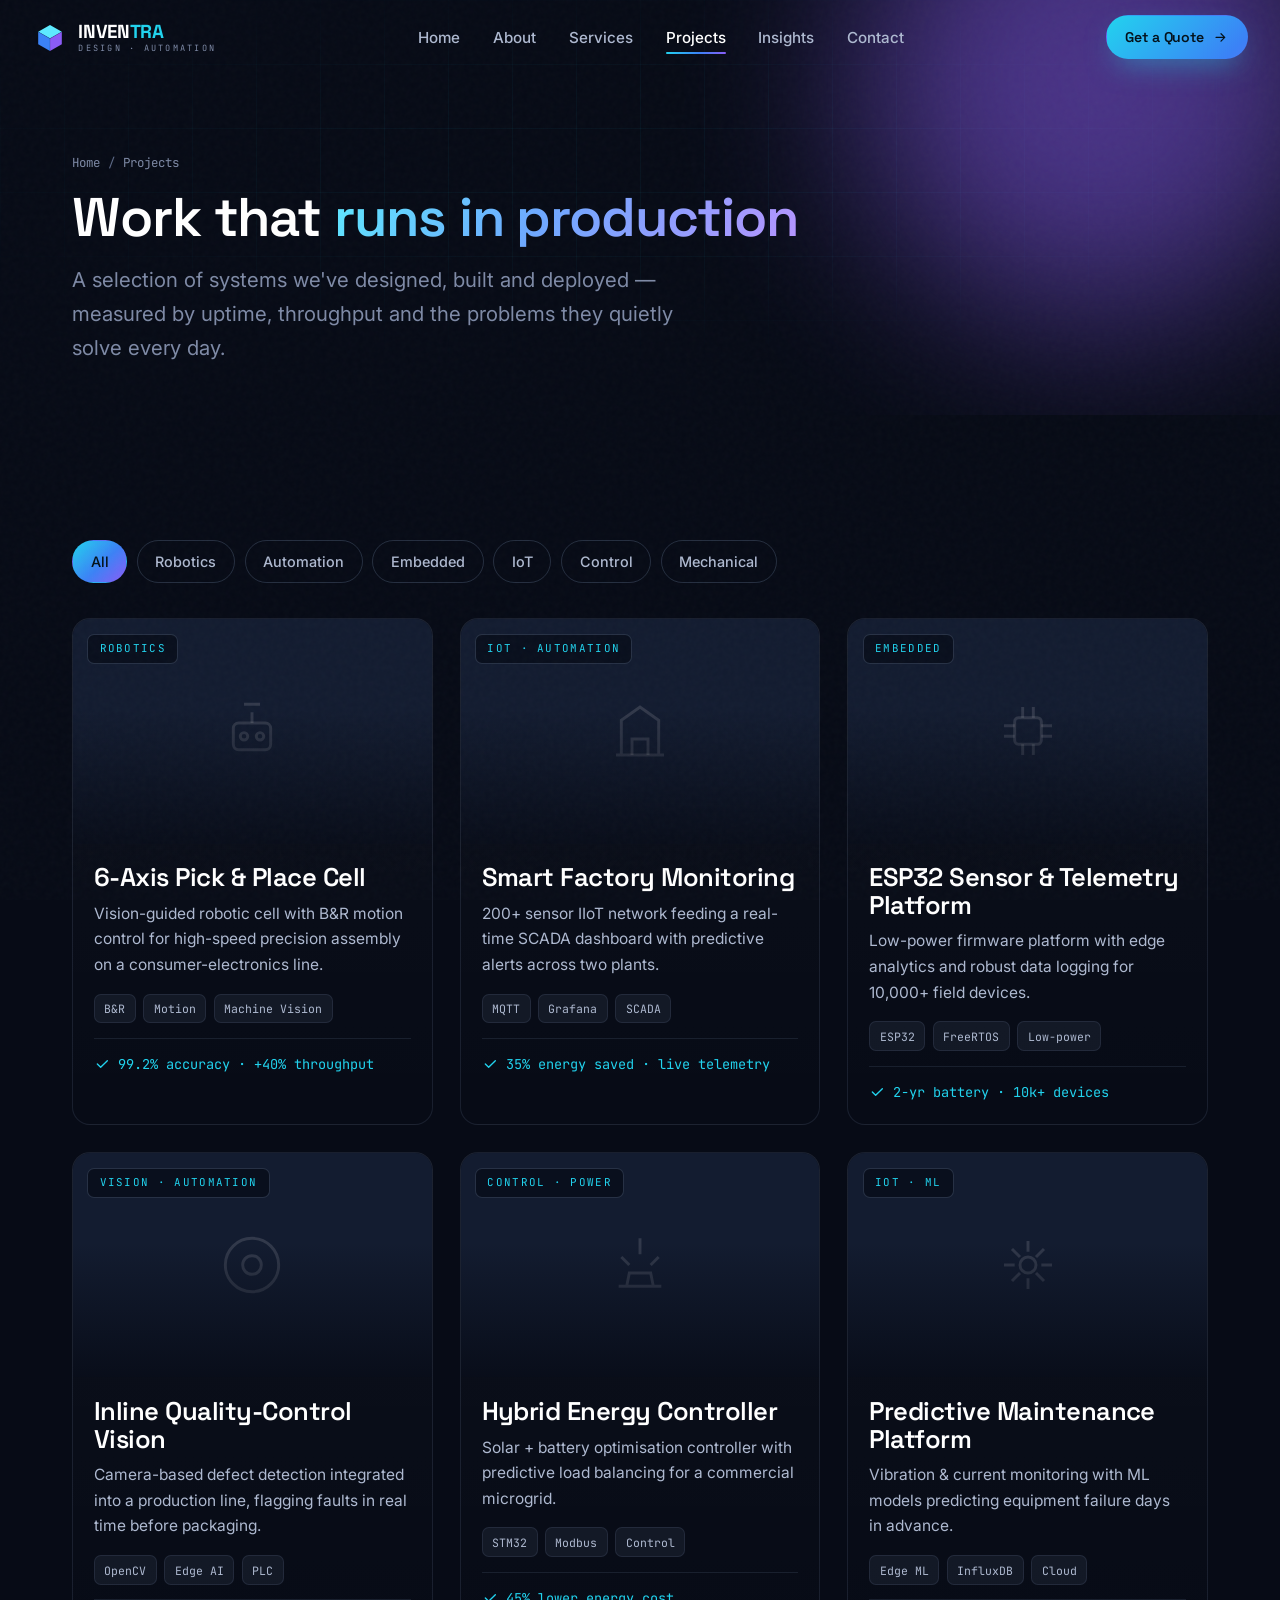
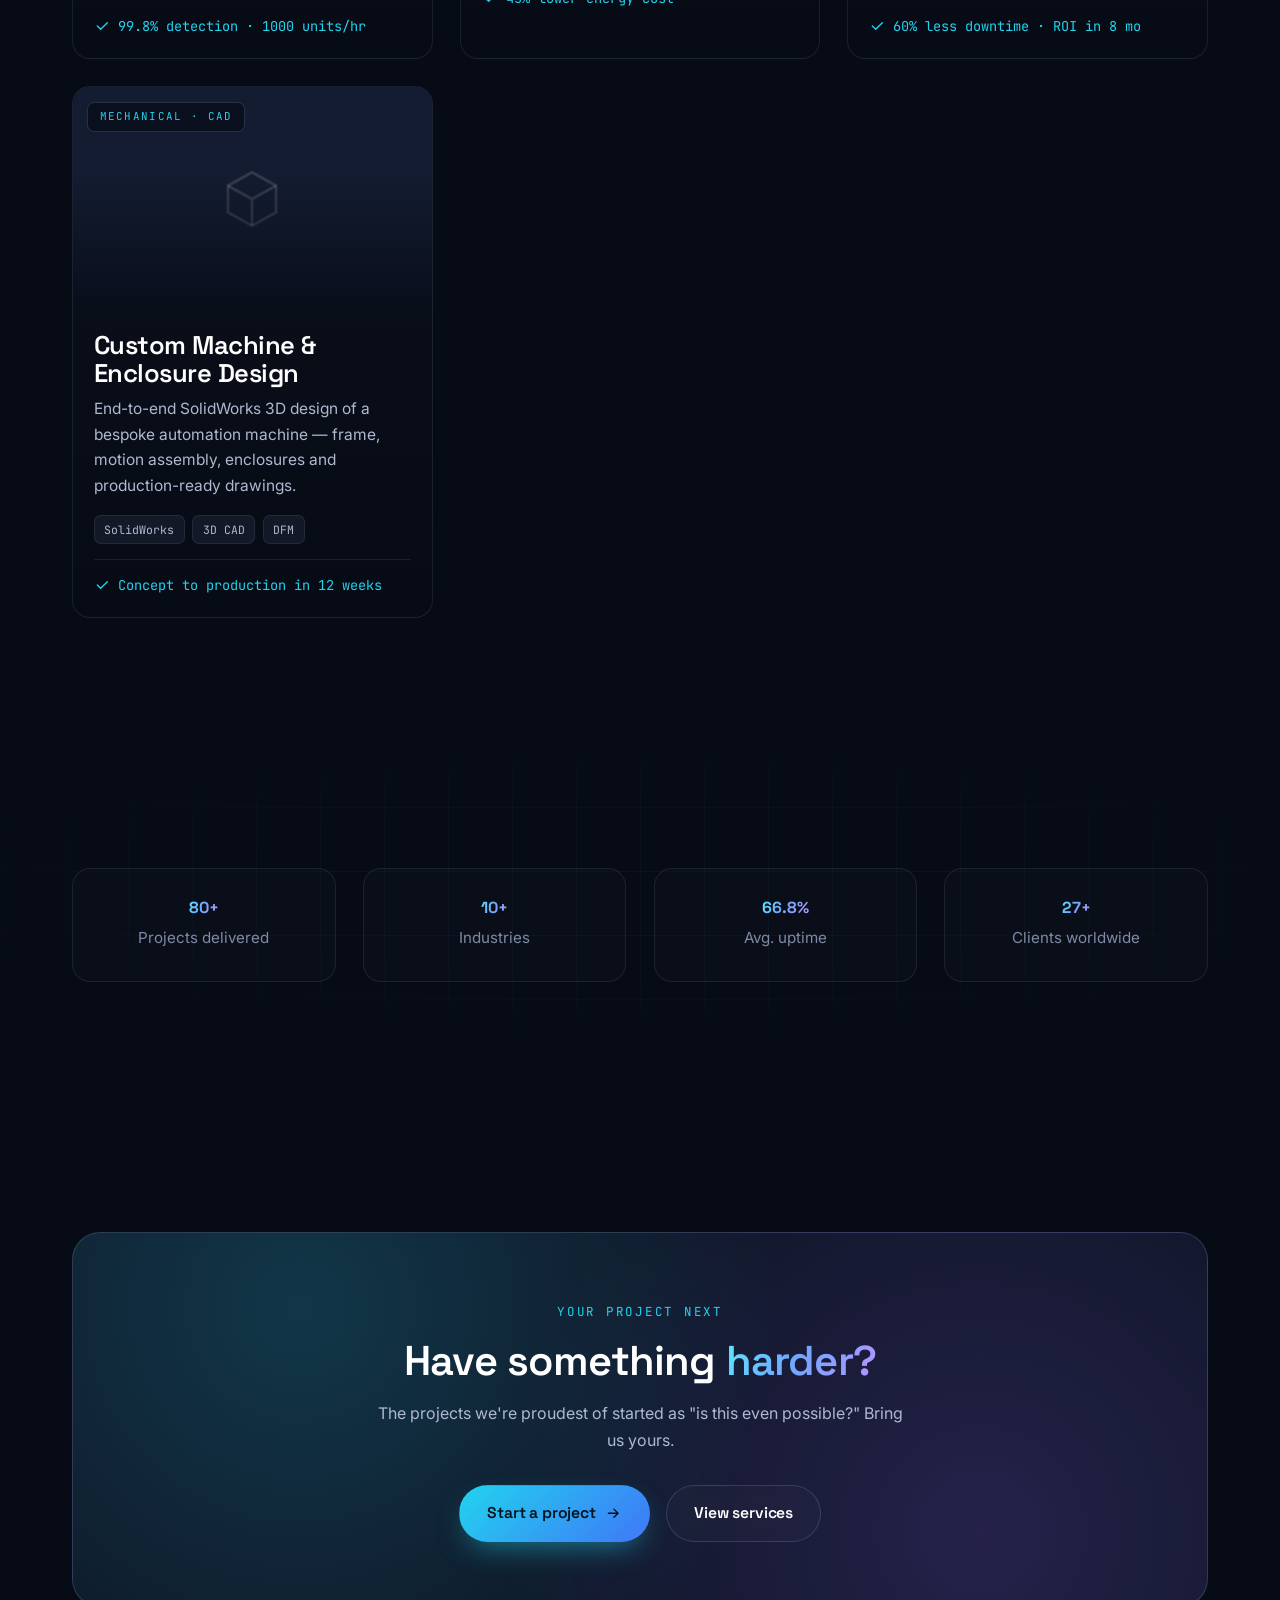
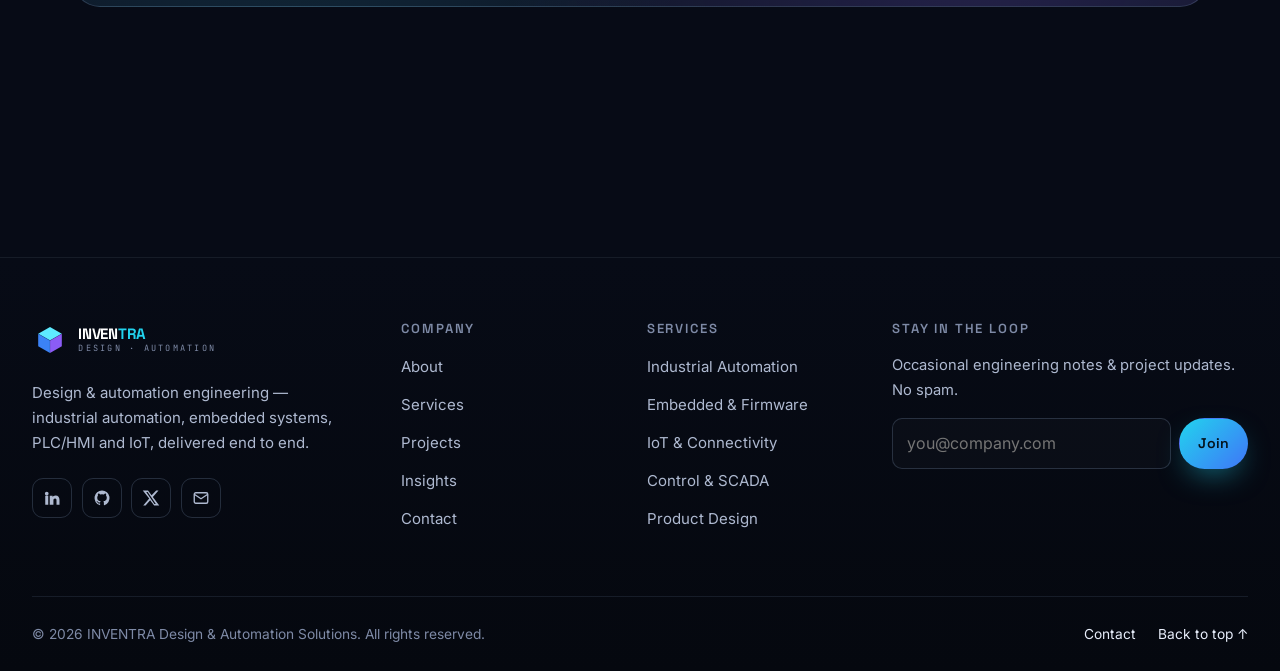
<file: projects.html>
<!DOCTYPE html>
<html lang="en">
<head>
  <meta charset="UTF-8">
  <meta name="viewport" content="width=device-width, initial-scale=1.0">
  <title>Projects — Automation, Robotics, Embedded & IoT Case Studies | INVENTRA</title>
  <meta name="description" content="Selected INVENTRA projects across robotics, industrial automation, embedded systems, IoT and control — with real outcomes and measurable results.">
  <meta name="theme-color" content="#070b16">
  <link rel="icon" href="favicon.svg" type="image/svg+xml">
  <link rel="manifest" href="site.webmanifest">
  <meta property="og:title" content="Projects — INVENTRA Design & Automation Solutions">
  <meta property="og:description" content="Robotics, automation, embedded and IoT case studies with measurable results.">
  <meta property="og:image" content="assets/img/og.svg">
  <link rel="preconnect" href="https://fonts.googleapis.com">
  <link rel="preconnect" href="https://fonts.gstatic.com" crossorigin>
  <link href="https://fonts.googleapis.com/css2?family=Space+Grotesk:wght@400;500;600;700&family=Inter:wght@400;500;600&family=JetBrains+Mono:wght@400;500&display=swap" rel="stylesheet">
  <link rel="stylesheet" href="assets/css/style.css">
</head>
<body class="noise">
  <div class="preloader" id="preloader" aria-hidden="true"><div class="pl-inner"><svg class="pl-logo" viewBox="0 0 64 64"><polygon points="32,9 53,21 32,33 11,21" fill="#5eeaff"/><polygon points="11,21 32,33 32,55 11,43" fill="#3b82f6"/><polygon points="53,21 32,33 32,55 53,43" fill="#8b5cf6"/><polyline points="11,21 32,33 53,21" fill="none" stroke="#070b16" stroke-width="1.1" opacity=".25"/><polyline points="32,33 32,55" fill="none" stroke="#070b16" stroke-width="1.1" opacity=".25"/></svg><span class="pl-word"><b>INVEN</b><span class="grad-text-anim">TRA</span></span><span class="pl-sub">Design · Automation</span><div class="pl-bar"><i></i></div></div></div>
<script>if(sessionStorage.getItem('inventra_loaded'))document.documentElement.classList.add('pl-skip');</script>
  <a href="#main" class="skip-link">Skip to content</a>
  <div class="scroll-progress" aria-hidden="true"></div>

  <header class="site-header" id="top">
    <nav class="nav container container-wide" aria-label="Primary">
      <a href="index.html" class="brand" aria-label="INVENTRA — home">
        <svg class="mark" viewBox="0 0 64 64" aria-hidden="true"><polygon points="32,9 53,21 32,33 11,21" fill="#5eeaff"/><polygon points="11,21 32,33 32,55 11,43" fill="#3b82f6"/><polygon points="53,21 32,33 32,55 53,43" fill="#8b5cf6"/><polyline points="11,21 32,33 53,21" fill="none" stroke="#070b16" stroke-width="1.1" opacity=".25"/><polyline points="32,33 32,55" fill="none" stroke="#070b16" stroke-width="1.1" opacity=".25"/></svg>
        <span class="name"><span class="row"><b>INVEN</b><i>TRA</i></span><span class="tag">Design · Automation</span></span>
      </a>
      <div class="nav-links">
        <a href="index.html">Home</a><a href="about.html">About</a><a href="services.html">Services</a><a href="projects.html">Projects</a><a href="blog.html">Insights</a><a href="contact.html">Contact</a>
      </div>
      <div class="nav-cta">
        <a href="contact.html" class="btn btn-primary btn-sm">Get a Quote <svg viewBox="0 0 24 24" fill="none" stroke="currentColor" stroke-width="2"><path d="M5 12h14M13 6l6 6-6 6" stroke-linecap="round" stroke-linejoin="round"/></svg></a>
        <button class="nav-toggle" aria-label="Open menu" aria-expanded="false" aria-controls="mobile-menu"><span></span><span></span><span></span></button>
      </div>
    </nav>
  </header>
  <div class="mobile-menu" id="mobile-menu">
    <a href="index.html">Home <span>01</span></a><a href="about.html">About <span>02</span></a><a href="services.html">Services <span>03</span></a><a href="projects.html">Projects <span>04</span></a><a href="blog.html">Insights <span>05</span></a><a href="contact.html">Contact <span>06</span></a>
    <a href="contact.html" class="btn btn-primary btn-block">Get a Quote</a>
  </div>

  <main id="main">
    <section class="page-hero bg-grid">
      <div class="glow-orb glow-pulse" style="width:480px;height:480px;background:#8b5cf6;top:-160px;right:-60px"></div>
      <div class="container">
        <div class="breadcrumb" data-reveal><a href="index.html">Home</a><span class="sep">/</span><span>Projects</span></div>
        <h1 data-reveal data-delay="60">Work that <span class="grad-text">runs in production</span></h1>
        <p data-reveal data-delay="120">A selection of systems we've designed, built and deployed — measured by uptime, throughput and the problems they quietly solve every day.</p>
      </div>
    </section>

    <section class="section">
      <div class="container">
        <div class="filters" data-filter-group data-filter-target="#project-grid" data-reveal>
          <button class="filter active" data-f="all">All</button>
          <button class="filter" data-f="robotics">Robotics</button>
          <button class="filter" data-f="automation">Automation</button>
          <button class="filter" data-f="embedded">Embedded</button>
          <button class="filter" data-f="iot">IoT</button>
          <button class="filter" data-f="control">Control</button>
          <button class="filter" data-f="design">Mechanical</button>
        </div>

        <div class="grid cols-3" id="project-grid" data-stagger>
          <article class="card project glow" data-cat="robotics">
            <div class="thumb"><span class="cat badge-cat">Robotics</span><div class="ph"><svg viewBox="0 0 24 24" fill="none" stroke="currentColor" stroke-width="1.1"><rect x="5" y="9" width="14" height="10" rx="2"/><path d="M12 9V5M9 2h6"/><circle cx="9" cy="14" r="1.4"/><circle cx="15" cy="14" r="1.4"/></svg></div></div>
            <div class="body"><h3>6-Axis Pick &amp; Place Cell</h3><p>Vision-guided robotic cell with B&amp;R motion control for high-speed precision assembly on a consumer-electronics line.</p><div class="tag-row"><span class="chip">B&amp;R</span><span class="chip">Motion</span><span class="chip">Machine Vision</span></div><div class="result"><svg viewBox="0 0 24 24" width="16" height="16" fill="none" stroke="currentColor" stroke-width="2"><path d="m5 12 5 5L20 7" stroke-linecap="round" stroke-linejoin="round"/></svg> 99.2% accuracy · +40% throughput</div></div>
          </article>

          <article class="card project glow" data-cat="iot">
            <div class="thumb"><span class="cat badge-cat">IoT · Automation</span><div class="ph"><svg viewBox="0 0 24 24" fill="none" stroke="currentColor" stroke-width="1.1"><path d="M3 21h18M5 21V8l7-5 7 5v13"/><path d="M9 21v-6h6v6"/></svg></div></div>
            <div class="body"><h3>Smart Factory Monitoring</h3><p>200+ sensor IIoT network feeding a real-time SCADA dashboard with predictive alerts across two plants.</p><div class="tag-row"><span class="chip">MQTT</span><span class="chip">Grafana</span><span class="chip">SCADA</span></div><div class="result"><svg viewBox="0 0 24 24" width="16" height="16" fill="none" stroke="currentColor" stroke-width="2"><path d="m5 12 5 5L20 7" stroke-linecap="round" stroke-linejoin="round"/></svg> 35% energy saved · live telemetry</div></div>
          </article>

          <article class="card project glow" data-cat="embedded">
            <div class="thumb"><span class="cat badge-cat">Embedded</span><div class="ph"><svg viewBox="0 0 24 24" fill="none" stroke="currentColor" stroke-width="1.1"><rect x="7" y="7" width="10" height="10" rx="1.5"/><path d="M10 3v4M14 3v4M10 17v4M14 17v4M3 10h4M3 14h4M17 10h4M17 14h4"/></svg></div></div>
            <div class="body"><h3>ESP32 Sensor &amp; Telemetry Platform</h3><p>Low-power firmware platform with edge analytics and robust data logging for 10,000+ field devices.</p><div class="tag-row"><span class="chip">ESP32</span><span class="chip">FreeRTOS</span><span class="chip">Low-power</span></div><div class="result"><svg viewBox="0 0 24 24" width="16" height="16" fill="none" stroke="currentColor" stroke-width="2"><path d="m5 12 5 5L20 7" stroke-linecap="round" stroke-linejoin="round"/></svg> 2-yr battery · 10k+ devices</div></div>
          </article>

          <article class="card project glow" data-cat="automation">
            <div class="thumb"><span class="cat badge-cat">Vision · Automation</span><div class="ph"><svg viewBox="0 0 24 24" fill="none" stroke="currentColor" stroke-width="1.1"><circle cx="12" cy="12" r="3.5"/><path d="M2 12a10 10 0 0 1 20 0 10 10 0 0 1-20 0Z"/></svg></div></div>
            <div class="body"><h3>Inline Quality-Control Vision</h3><p>Camera-based defect detection integrated into a production line, flagging faults in real time before packaging.</p><div class="tag-row"><span class="chip">OpenCV</span><span class="chip">Edge AI</span><span class="chip">PLC</span></div><div class="result"><svg viewBox="0 0 24 24" width="16" height="16" fill="none" stroke="currentColor" stroke-width="2"><path d="m5 12 5 5L20 7" stroke-linecap="round" stroke-linejoin="round"/></svg> 99.8% detection · 1000 units/hr</div></div>
          </article>

          <article class="card project glow" data-cat="control">
            <div class="thumb"><span class="cat badge-cat">Control · Power</span><div class="ph"><svg viewBox="0 0 24 24" fill="none" stroke="currentColor" stroke-width="1.1"><path d="M12 2v6M5 9l3 3M19 9l-3 3M4 20h16M7 20l1-5h8l1 5"/></svg></div></div>
            <div class="body"><h3>Hybrid Energy Controller</h3><p>Solar + battery optimisation controller with predictive load balancing for a commercial microgrid.</p><div class="tag-row"><span class="chip">STM32</span><span class="chip">Modbus</span><span class="chip">Control</span></div><div class="result"><svg viewBox="0 0 24 24" width="16" height="16" fill="none" stroke="currentColor" stroke-width="2"><path d="m5 12 5 5L20 7" stroke-linecap="round" stroke-linejoin="round"/></svg> 45% lower energy cost</div></div>
          </article>

          <article class="card project glow" data-cat="iot">
            <div class="thumb"><span class="cat badge-cat">IoT · ML</span><div class="ph"><svg viewBox="0 0 24 24" fill="none" stroke="currentColor" stroke-width="1.1"><path d="M12 3v4M12 17v4M3 12h4M17 12h4M6 6l3 3M18 6l-3 3M6 18l3-3M18 18l-3-3"/><circle cx="12" cy="12" r="3"/></svg></div></div>
            <div class="body"><h3>Predictive Maintenance Platform</h3><p>Vibration &amp; current monitoring with ML models predicting equipment failure days in advance.</p><div class="tag-row"><span class="chip">Edge ML</span><span class="chip">InfluxDB</span><span class="chip">Cloud</span></div><div class="result"><svg viewBox="0 0 24 24" width="16" height="16" fill="none" stroke="currentColor" stroke-width="2"><path d="m5 12 5 5L20 7" stroke-linecap="round" stroke-linejoin="round"/></svg> 60% less downtime · ROI in 8 mo</div></div>
          </article>

          <article class="card project glow" data-cat="design">
            <div class="thumb"><span class="cat badge-cat">Mechanical · CAD</span><div class="ph"><svg viewBox="0 0 24 24" fill="none" stroke="currentColor" stroke-width="1.1"><path d="M12 2 3 7v10l9 5 9-5V7z"/><path d="m3 7 9 5 9-5M12 12v10"/></svg></div></div>
            <div class="body"><h3>Custom Machine &amp; Enclosure Design</h3><p>End-to-end SolidWorks 3D design of a bespoke automation machine — frame, motion assembly, enclosures and production-ready drawings.</p><div class="tag-row"><span class="chip">SolidWorks</span><span class="chip">3D CAD</span><span class="chip">DFM</span></div><div class="result"><svg viewBox="0 0 24 24" width="16" height="16" fill="none" stroke="currentColor" stroke-width="2"><path d="m5 12 5 5L20 7" stroke-linecap="round" stroke-linejoin="round"/></svg> Concept to production in 12 weeks</div></div>
          </article>
        </div>
      </div>
    </section>

    <section class="section bg-grid">
      <div class="container">
        <div class="grid cols-4" data-stagger>
          <div class="stat"><div class="num"><span class="grad-text"><span data-count="120">0</span>+</span></div><div class="lbl">Projects delivered</div></div>
          <div class="stat"><div class="num"><span class="grad-text"><span data-count="15">0</span>+</span></div><div class="lbl">Industries</div></div>
          <div class="stat"><div class="num"><span class="grad-text"><span data-count="99.9">0</span>%</span></div><div class="lbl">Avg. uptime</div></div>
          <div class="stat"><div class="num"><span class="grad-text"><span data-count="40">0</span>+</span></div><div class="lbl">Clients worldwide</div></div>
        </div>
      </div>
    </section>

    <section class="section">
      <div class="container">
        <div class="cta-band" data-reveal="scale">
          <span class="eyebrow center" style="justify-content:center">Your project next</span>
          <h2 class="mt-2">Have something <span class="grad-text">harder?</span></h2>
          <p>The projects we're proudest of started as "is this even possible?" Bring us yours.</p>
          <div class="cta-actions"><a href="contact.html" class="btn btn-primary">Start a project <svg viewBox="0 0 24 24" fill="none" stroke="currentColor" stroke-width="2"><path d="M5 12h14M13 6l6 6-6 6" stroke-linecap="round" stroke-linejoin="round"/></svg></a><a href="services.html" class="btn btn-ghost">View services</a></div>
        </div>
      </div>
    </section>
  </main>

  <footer class="site-footer">
    <div class="container container-wide">
      <div class="footer-grid">
        <div class="footer-about">
          <a href="index.html" class="brand" aria-label="INVENTRA — home">
            <svg class="mark" viewBox="0 0 64 64" aria-hidden="true"><polygon points="32,9 53,21 32,33 11,21" fill="#5eeaff"/><polygon points="11,21 32,33 32,55 11,43" fill="#3b82f6"/><polygon points="53,21 32,33 32,55 53,43" fill="#8b5cf6"/><polyline points="11,21 32,33 53,21" fill="none" stroke="#070b16" stroke-width="1.1" opacity=".25"/><polyline points="32,33 32,55" fill="none" stroke="#070b16" stroke-width="1.1" opacity=".25"/></svg>
            <span class="name"><span class="row"><b>INVEN</b><i>TRA</i></span><span class="tag">Design · Automation</span></span>
          </a>
          <p>Design &amp; automation engineering — industrial automation, embedded systems, PLC/HMI and IoT, delivered end to end.</p>
          <div class="socials">
            <a href="#" aria-label="LinkedIn"><svg viewBox="0 0 24 24" fill="currentColor"><path d="M4.98 3.5a2.5 2.5 0 1 1 0 5 2.5 2.5 0 0 1 0-5zM3 9h4v12H3zM9 9h3.8v1.7h.05c.53-1 1.84-2 3.78-2C20.4 8.7 22 11 22 14.8V21h-4v-5.5c0-1.3-.02-3-1.9-3-1.9 0-2.2 1.4-2.2 2.9V21H9z"/></svg></a>
            <a href="#" aria-label="GitHub"><svg viewBox="0 0 24 24" fill="currentColor"><path d="M12 2a10 10 0 0 0-3.16 19.49c.5.09.68-.22.68-.48v-1.7c-2.78.6-3.37-1.34-3.37-1.34-.45-1.16-1.1-1.47-1.1-1.47-.9-.62.07-.6.07-.6 1 .07 1.53 1.03 1.53 1.03.9 1.52 2.34 1.08 2.91.83.09-.65.35-1.08.63-1.33-2.22-.25-4.55-1.11-4.55-4.94 0-1.09.39-1.98 1.03-2.68-.1-.25-.45-1.27.1-2.65 0 0 .84-.27 2.75 1.02a9.5 9.5 0 0 1 5 0c1.91-1.29 2.75-1.02 2.75-1.02.55 1.38.2 2.4.1 2.65.64.7 1.03 1.59 1.03 2.68 0 3.84-2.34 4.69-4.57 4.94.36.31.68.92.68 1.85v2.74c0 .27.18.58.69.48A10 10 0 0 0 12 2z"/></svg></a>
            <a href="#" aria-label="X"><svg viewBox="0 0 24 24" fill="currentColor"><path d="M18.9 2H22l-7.5 8.6L23 22h-6.8l-5.3-7-6.1 7H1.6l8-9.2L1 2h7l4.8 6.4zm-2.4 18h1.9L7.6 4H5.6z"/></svg></a>
            <a href="contact.html" aria-label="Email"><svg viewBox="0 0 24 24" fill="none" stroke="currentColor" stroke-width="1.8"><rect x="3" y="5" width="18" height="14" rx="2"/><path d="m3 7 9 6 9-6"/></svg></a>
          </div>
        </div>
        <div><h4>Company</h4><ul><li><a href="about.html">About</a></li><li><a href="services.html">Services</a></li><li><a href="projects.html">Projects</a></li><li><a href="blog.html">Insights</a></li><li><a href="contact.html">Contact</a></li></ul></div>
        <div><h4>Services</h4><ul><li><a href="services.html">Industrial Automation</a></li><li><a href="services.html">Embedded &amp; Firmware</a></li><li><a href="services.html">IoT &amp; Connectivity</a></li><li><a href="services.html">Control &amp; SCADA</a></li><li><a href="services.html">Product Design</a></li></ul></div>
        <div><h4>Stay in the loop</h4><p style="font-size:.92rem;color:var(--text-soft)">Occasional engineering notes &amp; project updates. No spam.</p><form class="newsletter" novalidate><input type="email" placeholder="you@company.com" aria-label="Email" required><button class="btn btn-primary btn-sm" type="submit">Join</button></form></div>
      </div>
      <div class="footer-bottom">
        <p>© <span data-year>2026</span> INVENTRA Design &amp; Automation Solutions. All rights reserved.</p>
        <div class="legal"><a href="contact.html">Contact</a><a href="#top">Back to top ↑</a></div>
      </div>
    </div>
  </footer>
  <button class="to-top" aria-label="Back to top"><svg viewBox="0 0 24 24" fill="none" stroke="currentColor" stroke-width="2"><path d="M12 19V5M6 11l6-6 6 6" stroke-linecap="round" stroke-linejoin="round"/></svg></button>
  <script src="assets/js/cms.js" defer></script>
  <script src="assets/js/main.js" defer></script>
</body>
</html>
</file>
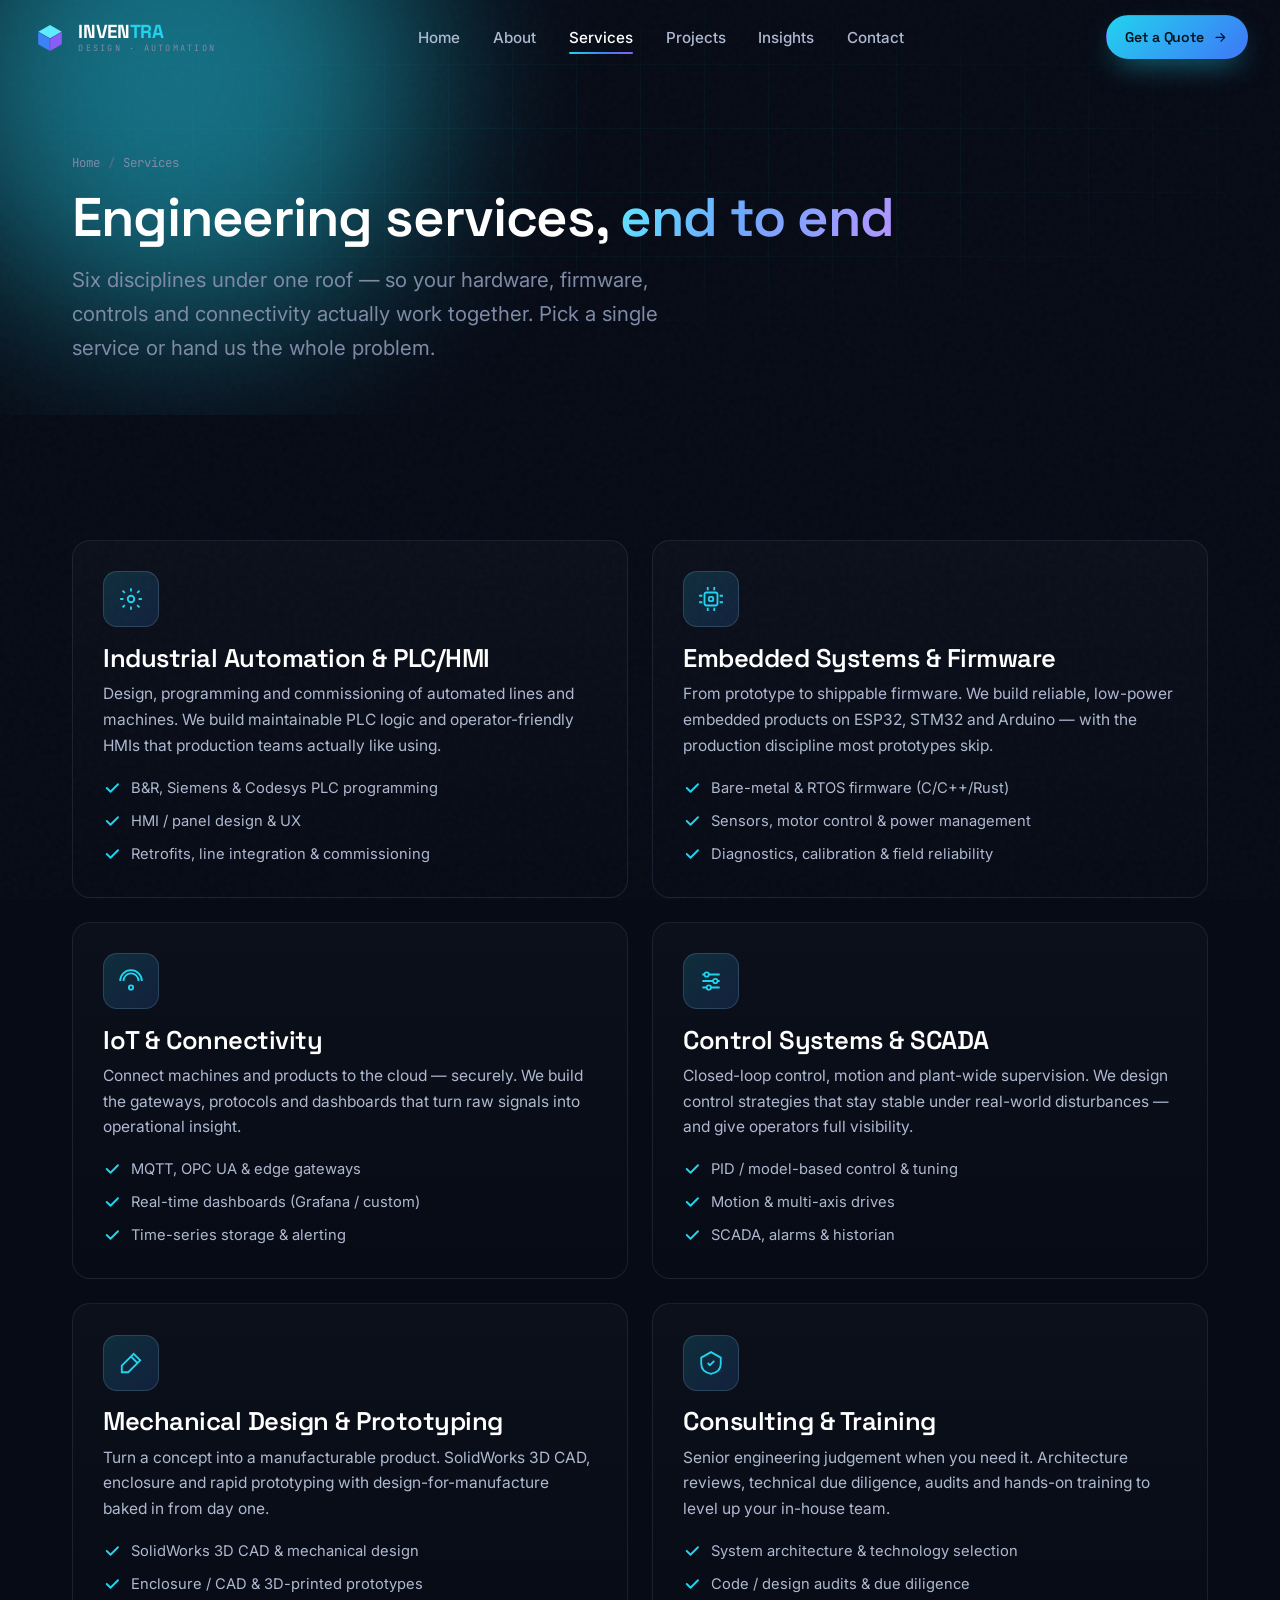
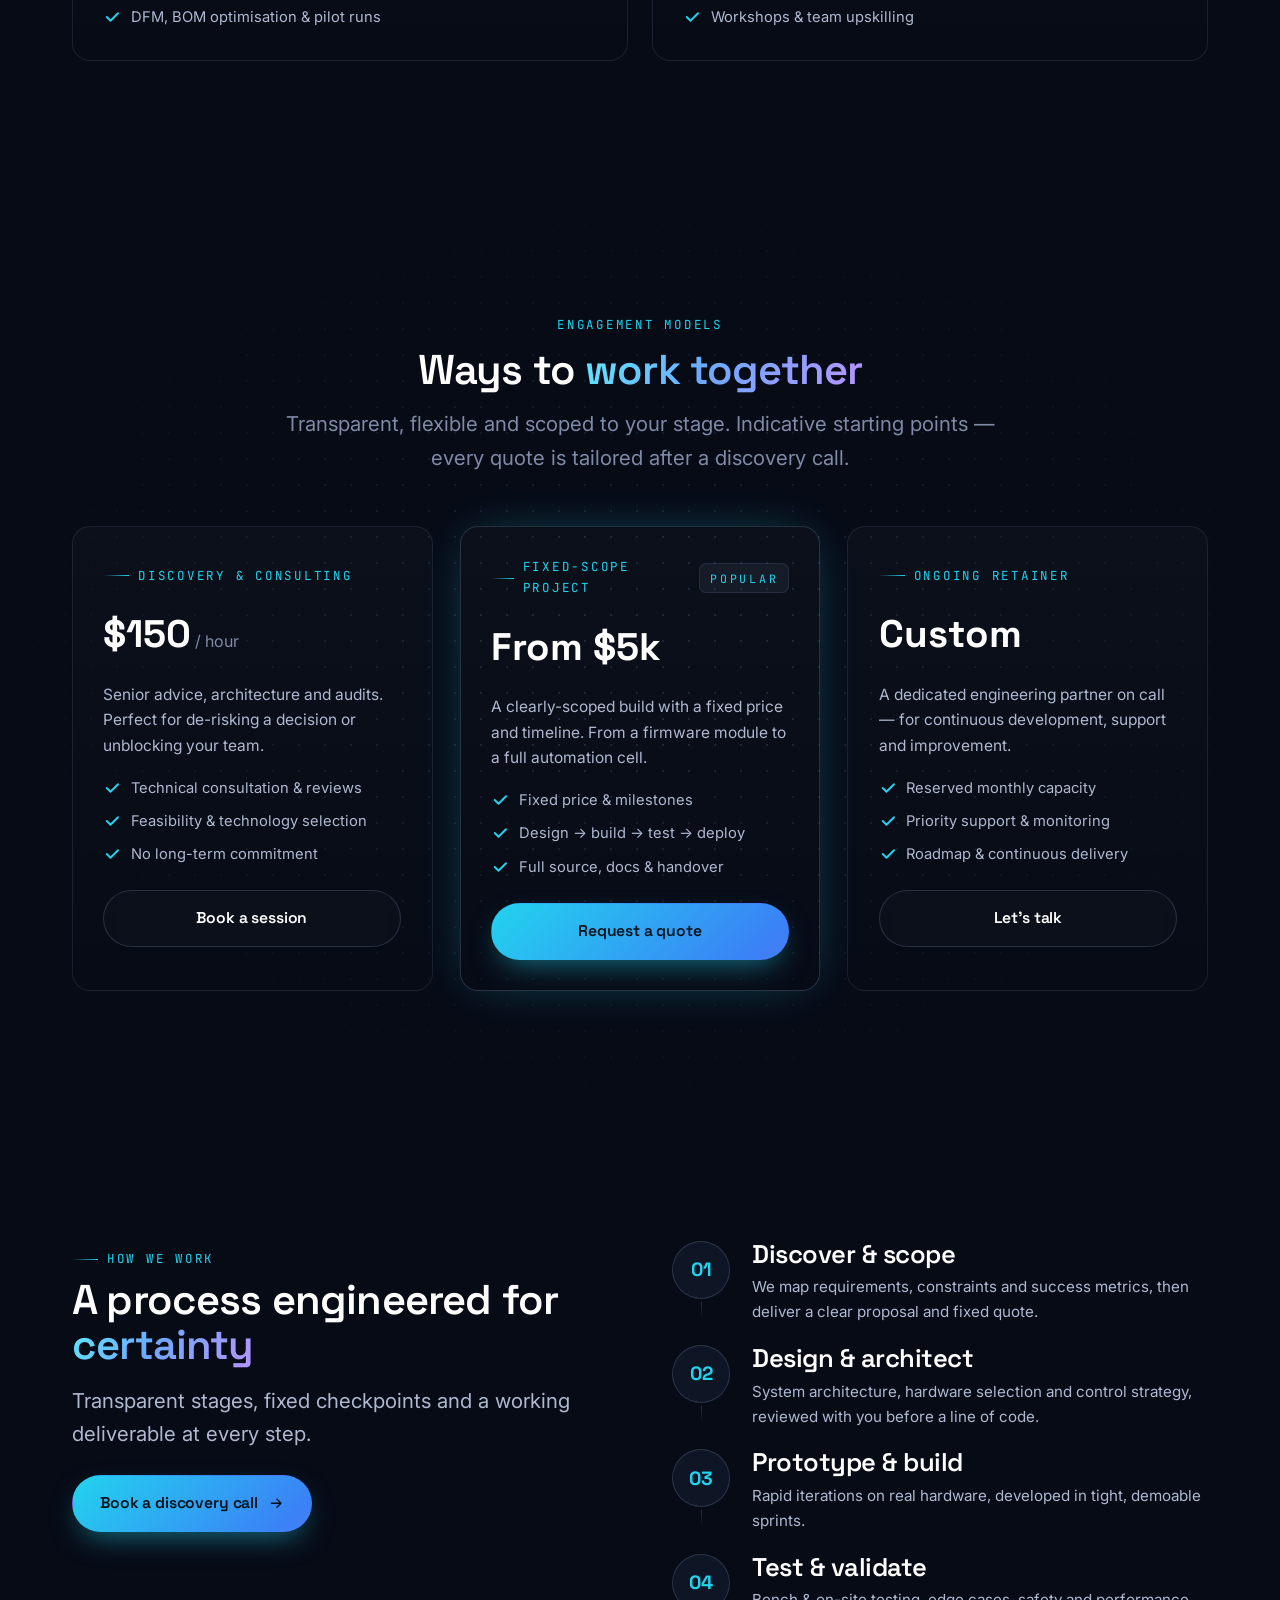
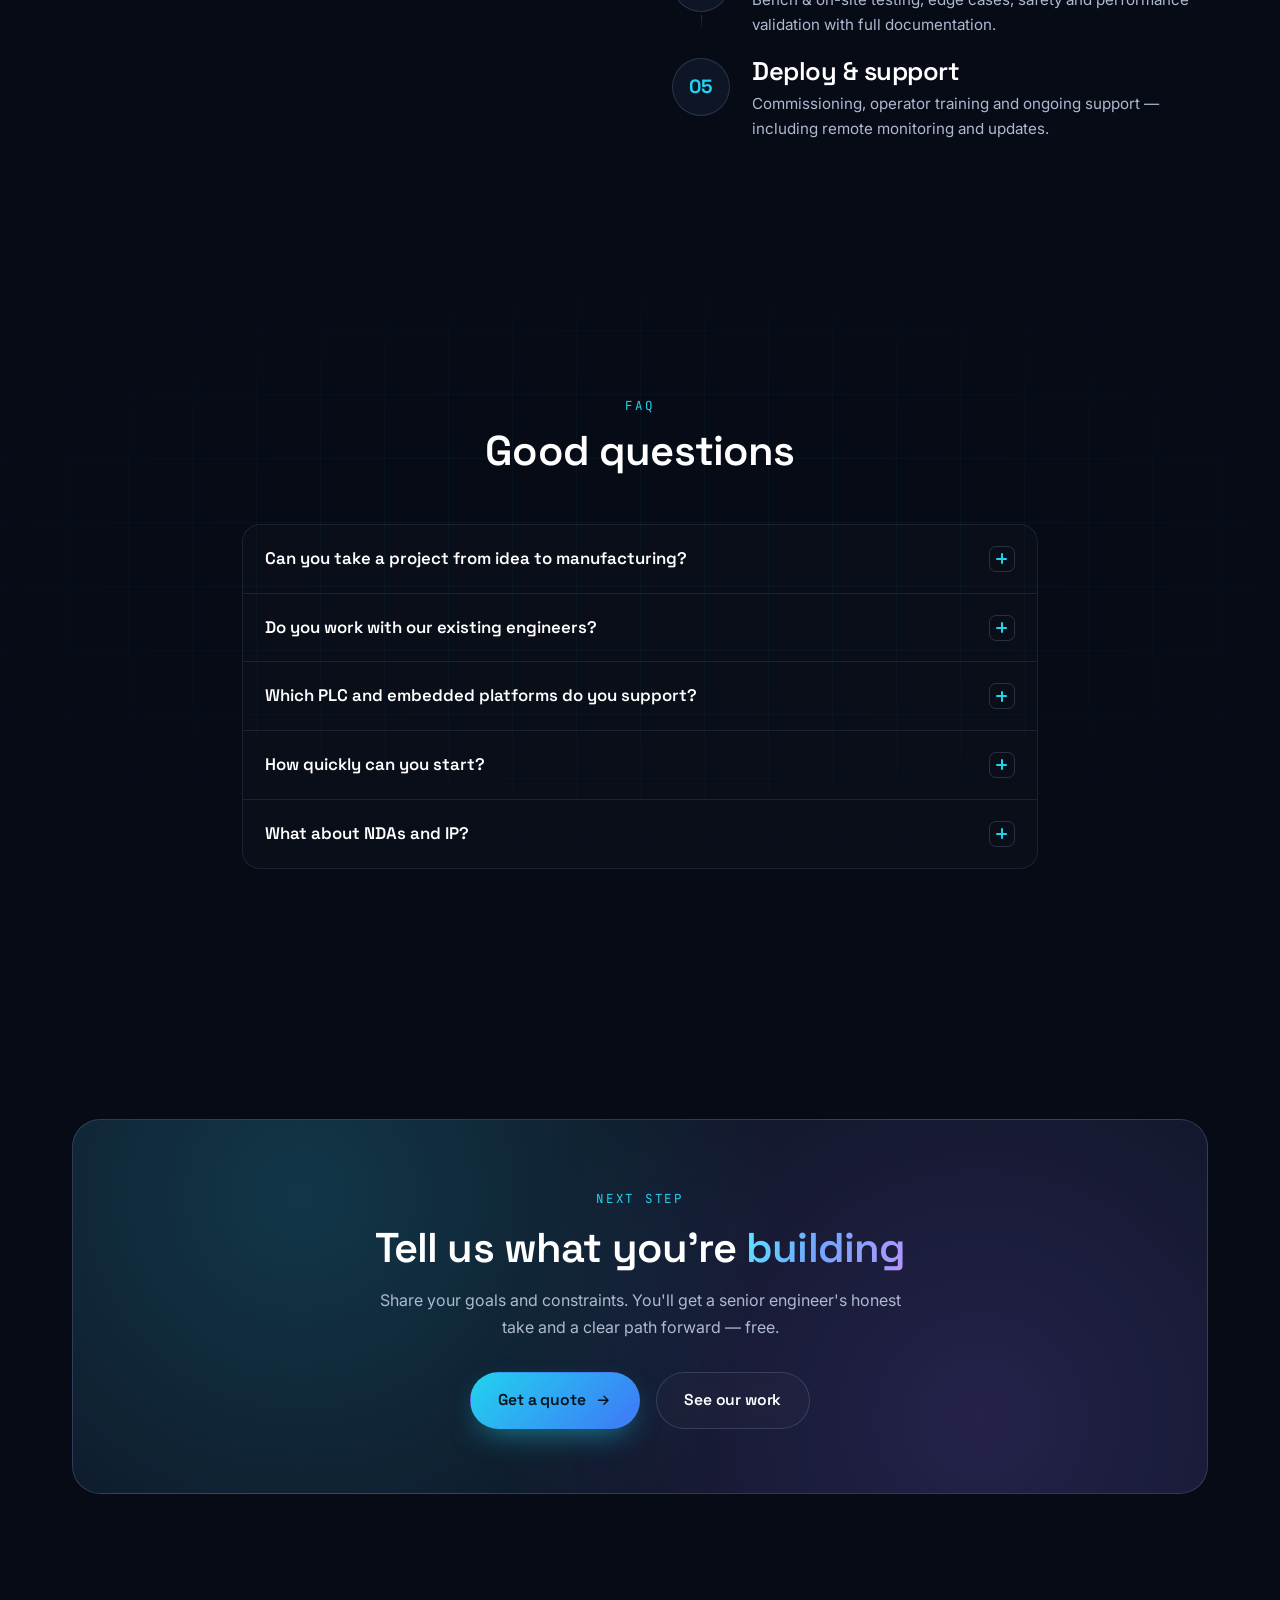
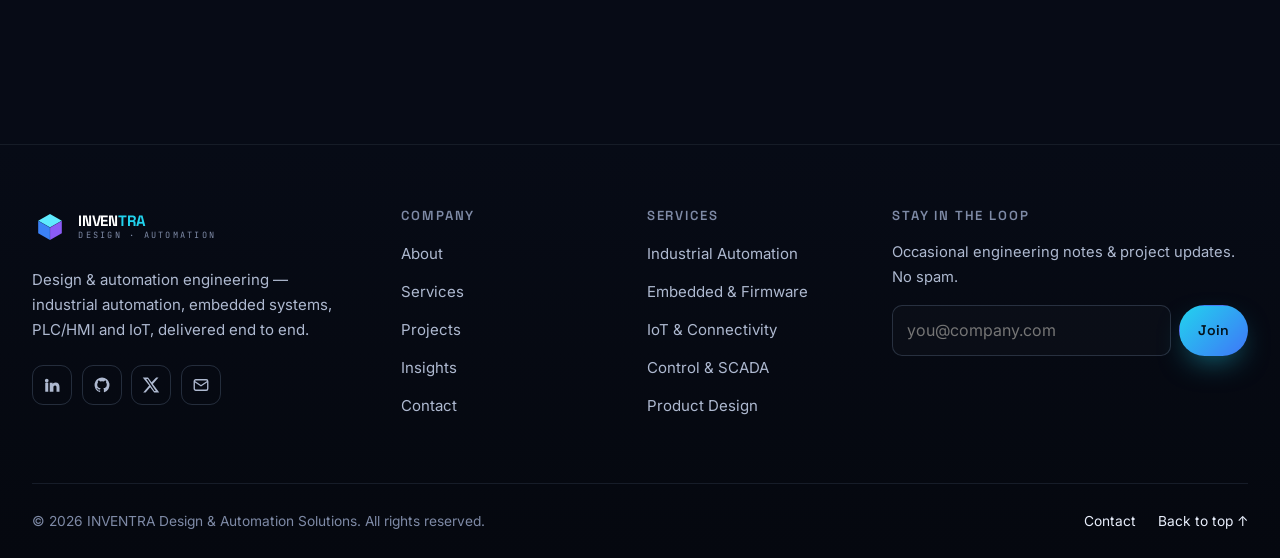
<file: services.html>
<!DOCTYPE html>
<html lang="en">
<head>
  <meta charset="UTF-8">
  <meta name="viewport" content="width=device-width, initial-scale=1.0">
  <title>Services — Automation, Embedded, IoT & Controls | INVENTRA</title>
  <meta name="description" content="INVENTRA's services: industrial automation & PLC/HMI, embedded systems & firmware, IoT & connectivity, control systems & SCADA, product design and technical consulting.">
  <meta name="theme-color" content="#070b16">
  <link rel="icon" href="favicon.svg" type="image/svg+xml">
  <link rel="manifest" href="site.webmanifest">
  <meta property="og:title" content="Services — INVENTRA Design & Automation Solutions">
  <meta property="og:description" content="Full-stack engineering services from prototype to production line.">
  <meta property="og:image" content="assets/img/og.svg">
  <link rel="preconnect" href="https://fonts.googleapis.com">
  <link rel="preconnect" href="https://fonts.gstatic.com" crossorigin>
  <link href="https://fonts.googleapis.com/css2?family=Space+Grotesk:wght@400;500;600;700&family=Inter:wght@400;500;600&family=JetBrains+Mono:wght@400;500&display=swap" rel="stylesheet">
  <link rel="stylesheet" href="assets/css/style.css">
</head>
<body class="noise">
  <div class="preloader" id="preloader" aria-hidden="true"><div class="pl-inner"><svg class="pl-logo" viewBox="0 0 64 64"><polygon points="32,9 53,21 32,33 11,21" fill="#5eeaff"/><polygon points="11,21 32,33 32,55 11,43" fill="#3b82f6"/><polygon points="53,21 32,33 32,55 53,43" fill="#8b5cf6"/><polyline points="11,21 32,33 53,21" fill="none" stroke="#070b16" stroke-width="1.1" opacity=".25"/><polyline points="32,33 32,55" fill="none" stroke="#070b16" stroke-width="1.1" opacity=".25"/></svg><span class="pl-word"><b>INVEN</b><span class="grad-text-anim">TRA</span></span><span class="pl-sub">Design · Automation</span><div class="pl-bar"><i></i></div></div></div>
<script>if(sessionStorage.getItem('inventra_loaded'))document.documentElement.classList.add('pl-skip');</script>
  <a href="#main" class="skip-link">Skip to content</a>
  <div class="scroll-progress" aria-hidden="true"></div>

  <header class="site-header" id="top">
    <nav class="nav container container-wide" aria-label="Primary">
      <a href="index.html" class="brand" aria-label="INVENTRA — home">
        <svg class="mark" viewBox="0 0 64 64" aria-hidden="true"><polygon points="32,9 53,21 32,33 11,21" fill="#5eeaff"/><polygon points="11,21 32,33 32,55 11,43" fill="#3b82f6"/><polygon points="53,21 32,33 32,55 53,43" fill="#8b5cf6"/><polyline points="11,21 32,33 53,21" fill="none" stroke="#070b16" stroke-width="1.1" opacity=".25"/><polyline points="32,33 32,55" fill="none" stroke="#070b16" stroke-width="1.1" opacity=".25"/></svg>
        <span class="name"><span class="row"><b>INVEN</b><i>TRA</i></span><span class="tag">Design · Automation</span></span>
      </a>
      <div class="nav-links">
        <a href="index.html">Home</a><a href="about.html">About</a><a href="services.html">Services</a><a href="projects.html">Projects</a><a href="blog.html">Insights</a><a href="contact.html">Contact</a>
      </div>
      <div class="nav-cta">
        <a href="contact.html" class="btn btn-primary btn-sm">Get a Quote <svg viewBox="0 0 24 24" fill="none" stroke="currentColor" stroke-width="2"><path d="M5 12h14M13 6l6 6-6 6" stroke-linecap="round" stroke-linejoin="round"/></svg></a>
        <button class="nav-toggle" aria-label="Open menu" aria-expanded="false" aria-controls="mobile-menu"><span></span><span></span><span></span></button>
      </div>
    </nav>
  </header>
  <div class="mobile-menu" id="mobile-menu">
    <a href="index.html">Home <span>01</span></a><a href="about.html">About <span>02</span></a><a href="services.html">Services <span>03</span></a><a href="projects.html">Projects <span>04</span></a><a href="blog.html">Insights <span>05</span></a><a href="contact.html">Contact <span>06</span></a>
    <a href="contact.html" class="btn btn-primary btn-block">Get a Quote</a>
  </div>

  <main id="main">
    <section class="page-hero bg-grid">
      <div class="glow-orb glow-pulse" style="width:480px;height:480px;background:#22d3ee;top:-160px;left:-60px"></div>
      <div class="container">
        <div class="breadcrumb" data-reveal><a href="index.html">Home</a><span class="sep">/</span><span>Services</span></div>
        <h1 data-reveal data-delay="60">Engineering services, <span class="grad-text">end to end</span></h1>
        <p data-reveal data-delay="120">Six disciplines under one roof — so your hardware, firmware, controls and connectivity actually work together. Pick a single service or hand us the whole problem.</p>
      </div>
    </section>

    <!-- SERVICES DETAIL -->
    <section class="section">
      <div class="container">
        <div class="grid cols-2" data-stagger style="gap:1.5rem">

          <article class="card glow" id="automation">
            <div class="icon-badge"><svg viewBox="0 0 24 24" fill="none" stroke="currentColor" stroke-width="1.7"><circle cx="12" cy="12" r="3"/><path d="M12 2v3M12 19v3M4.2 4.2l2.1 2.1M17.7 17.7l2.1 2.1M2 12h3M19 12h3M4.2 19.8l2.1-2.1M17.7 6.3l2.1-2.1"/></svg></div>
            <h3>Industrial Automation &amp; PLC/HMI</h3>
            <p>Design, programming and commissioning of automated lines and machines. We build maintainable PLC logic and operator-friendly HMIs that production teams actually like using.</p>
            <ul class="feature-list">
              <li><svg viewBox="0 0 24 24" fill="none" stroke="currentColor" stroke-width="2.5"><path d="m5 12 5 5L20 7" stroke-linecap="round" stroke-linejoin="round"/></svg> B&amp;R, Siemens &amp; Codesys PLC programming</li>
              <li><svg viewBox="0 0 24 24" fill="none" stroke="currentColor" stroke-width="2.5"><path d="m5 12 5 5L20 7" stroke-linecap="round" stroke-linejoin="round"/></svg> HMI / panel design &amp; UX</li>
              <li><svg viewBox="0 0 24 24" fill="none" stroke="currentColor" stroke-width="2.5"><path d="m5 12 5 5L20 7" stroke-linecap="round" stroke-linejoin="round"/></svg> Retrofits, line integration &amp; commissioning</li>
            </ul>
          </article>

          <article class="card glow" id="embedded">
            <div class="icon-badge"><svg viewBox="0 0 24 24" fill="none" stroke="currentColor" stroke-width="1.7"><rect x="6" y="6" width="12" height="12" rx="2"/><path d="M9 1v3M15 1v3M9 20v3M15 20v3M1 9h3M1 15h3M20 9h3M20 15h3"/><rect x="10" y="10" width="4" height="4" rx="1"/></svg></div>
            <h3>Embedded Systems &amp; Firmware</h3>
            <p>From prototype to shippable firmware. We build reliable, low-power embedded products on ESP32, STM32 and Arduino — with the production discipline most prototypes skip.</p>
            <ul class="feature-list">
              <li><svg viewBox="0 0 24 24" fill="none" stroke="currentColor" stroke-width="2.5"><path d="m5 12 5 5L20 7" stroke-linecap="round" stroke-linejoin="round"/></svg> Bare-metal &amp; RTOS firmware (C/C++/Rust)</li>
              <li><svg viewBox="0 0 24 24" fill="none" stroke="currentColor" stroke-width="2.5"><path d="m5 12 5 5L20 7" stroke-linecap="round" stroke-linejoin="round"/></svg> Sensors, motor control &amp; power management</li>
              <li><svg viewBox="0 0 24 24" fill="none" stroke="currentColor" stroke-width="2.5"><path d="m5 12 5 5L20 7" stroke-linecap="round" stroke-linejoin="round"/></svg> Diagnostics, calibration &amp; field reliability</li>
            </ul>
          </article>

          <article class="card glow" id="iot">
            <div class="icon-badge"><svg viewBox="0 0 24 24" fill="none" stroke="currentColor" stroke-width="1.7"><path d="M5 12a7 7 0 0 1 14 0M2 12a10 10 0 0 1 20 0"/><circle cx="12" cy="18" r="2"/></svg></div>
            <h3>IoT &amp; Connectivity</h3>
            <p>Connect machines and products to the cloud — securely. We build the gateways, protocols and dashboards that turn raw signals into operational insight.</p>
            <ul class="feature-list">
              <li><svg viewBox="0 0 24 24" fill="none" stroke="currentColor" stroke-width="2.5"><path d="m5 12 5 5L20 7" stroke-linecap="round" stroke-linejoin="round"/></svg> MQTT, OPC UA &amp; edge gateways</li>
              <li><svg viewBox="0 0 24 24" fill="none" stroke="currentColor" stroke-width="2.5"><path d="m5 12 5 5L20 7" stroke-linecap="round" stroke-linejoin="round"/></svg> Real-time dashboards (Grafana / custom)</li>
              <li><svg viewBox="0 0 24 24" fill="none" stroke="currentColor" stroke-width="2.5"><path d="m5 12 5 5L20 7" stroke-linecap="round" stroke-linejoin="round"/></svg> Time-series storage &amp; alerting</li>
            </ul>
          </article>

          <article class="card glow" id="control">
            <div class="icon-badge"><svg viewBox="0 0 24 24" fill="none" stroke="currentColor" stroke-width="1.7"><path d="M4 6h16M4 12h16M4 18h16"/><circle cx="8" cy="6" r="2" fill="#070b16"/><circle cx="16" cy="12" r="2" fill="#070b16"/><circle cx="10" cy="18" r="2" fill="#070b16"/></svg></div>
            <h3>Control Systems &amp; SCADA</h3>
            <p>Closed-loop control, motion and plant-wide supervision. We design control strategies that stay stable under real-world disturbances — and give operators full visibility.</p>
            <ul class="feature-list">
              <li><svg viewBox="0 0 24 24" fill="none" stroke="currentColor" stroke-width="2.5"><path d="m5 12 5 5L20 7" stroke-linecap="round" stroke-linejoin="round"/></svg> PID / model-based control &amp; tuning</li>
              <li><svg viewBox="0 0 24 24" fill="none" stroke="currentColor" stroke-width="2.5"><path d="m5 12 5 5L20 7" stroke-linecap="round" stroke-linejoin="round"/></svg> Motion &amp; multi-axis drives</li>
              <li><svg viewBox="0 0 24 24" fill="none" stroke="currentColor" stroke-width="2.5"><path d="m5 12 5 5L20 7" stroke-linecap="round" stroke-linejoin="round"/></svg> SCADA, alarms &amp; historian</li>
            </ul>
          </article>

          <article class="card glow" id="design">
            <div class="icon-badge"><svg viewBox="0 0 24 24" fill="none" stroke="currentColor" stroke-width="1.7"><path d="m14.5 3.5 6 6-11 11H3.5v-6z"/><path d="m12 6 6 6"/></svg></div>
            <h3>Mechanical Design &amp; Prototyping</h3>
            <p>Turn a concept into a manufacturable product. SolidWorks 3D CAD, enclosure and rapid prototyping with design-for-manufacture baked in from day one.</p>
            <ul class="feature-list">
              <li><svg viewBox="0 0 24 24" fill="none" stroke="currentColor" stroke-width="2.5"><path d="m5 12 5 5L20 7" stroke-linecap="round" stroke-linejoin="round"/></svg> SolidWorks 3D CAD &amp; mechanical design</li>
              <li><svg viewBox="0 0 24 24" fill="none" stroke="currentColor" stroke-width="2.5"><path d="m5 12 5 5L20 7" stroke-linecap="round" stroke-linejoin="round"/></svg> Enclosure / CAD &amp; 3D-printed prototypes</li>
              <li><svg viewBox="0 0 24 24" fill="none" stroke="currentColor" stroke-width="2.5"><path d="m5 12 5 5L20 7" stroke-linecap="round" stroke-linejoin="round"/></svg> DFM, BOM optimisation &amp; pilot runs</li>
            </ul>
          </article>

          <article class="card glow" id="consulting">
            <div class="icon-badge"><svg viewBox="0 0 24 24" fill="none" stroke="currentColor" stroke-width="1.7"><path d="M12 2 3 7v6c0 5 3.8 8 9 9 5.2-1 9-4 9-9V7z"/><path d="m9 12 2 2 4-4"/></svg></div>
            <h3>Consulting &amp; Training</h3>
            <p>Senior engineering judgement when you need it. Architecture reviews, technical due diligence, audits and hands-on training to level up your in-house team.</p>
            <ul class="feature-list">
              <li><svg viewBox="0 0 24 24" fill="none" stroke="currentColor" stroke-width="2.5"><path d="m5 12 5 5L20 7" stroke-linecap="round" stroke-linejoin="round"/></svg> System architecture &amp; technology selection</li>
              <li><svg viewBox="0 0 24 24" fill="none" stroke="currentColor" stroke-width="2.5"><path d="m5 12 5 5L20 7" stroke-linecap="round" stroke-linejoin="round"/></svg> Code / design audits &amp; due diligence</li>
              <li><svg viewBox="0 0 24 24" fill="none" stroke="currentColor" stroke-width="2.5"><path d="m5 12 5 5L20 7" stroke-linecap="round" stroke-linejoin="round"/></svg> Workshops &amp; team upskilling</li>
            </ul>
          </article>

        </div>
      </div>
    </section>

    <!-- ENGAGEMENT MODELS -->
    <section class="section bg-dots">
      <div class="container">
        <div class="section-head center" data-reveal><span class="eyebrow center" style="justify-content:center">Engagement models</span><h2>Ways to <span class="grad-text">work together</span></h2><p class="lead">Transparent, flexible and scoped to your stage. Indicative starting points — every quote is tailored after a discovery call.</p></div>
        <div class="grid cols-3" data-stagger>
          <article class="card">
            <span class="eyebrow">Discovery &amp; Consulting</span>
            <div style="margin:1rem 0"><span style="font-family:var(--font-display);font-size:2.4rem;font-weight:700;color:#fff">$150</span><span class="muted"> / hour</span></div>
            <p>Senior advice, architecture and audits. Perfect for de-risking a decision or unblocking your team.</p>
            <ul class="feature-list">
              <li><svg viewBox="0 0 24 24" fill="none" stroke="currentColor" stroke-width="2.5"><path d="m5 12 5 5L20 7" stroke-linecap="round" stroke-linejoin="round"/></svg> Technical consultation &amp; reviews</li>
              <li><svg viewBox="0 0 24 24" fill="none" stroke="currentColor" stroke-width="2.5"><path d="m5 12 5 5L20 7" stroke-linecap="round" stroke-linejoin="round"/></svg> Feasibility &amp; technology selection</li>
              <li><svg viewBox="0 0 24 24" fill="none" stroke="currentColor" stroke-width="2.5"><path d="m5 12 5 5L20 7" stroke-linecap="round" stroke-linejoin="round"/></svg> No long-term commitment</li>
            </ul>
            <a href="contact.html" class="btn btn-ghost btn-block mt-3">Book a session</a>
          </article>
          <article class="card glow" style="border-color:var(--line-strong);box-shadow:0 0 50px -18px rgba(34,211,238,.45)">
            <span class="eyebrow">Fixed-Scope Project <span class="chip" style="margin-left:.4rem;color:var(--cyan)">Popular</span></span>
            <div style="margin:1rem 0"><span style="font-family:var(--font-display);font-size:2.4rem;font-weight:700;color:#fff">From $5k</span></div>
            <p>A clearly-scoped build with a fixed price and timeline. From a firmware module to a full automation cell.</p>
            <ul class="feature-list">
              <li><svg viewBox="0 0 24 24" fill="none" stroke="currentColor" stroke-width="2.5"><path d="m5 12 5 5L20 7" stroke-linecap="round" stroke-linejoin="round"/></svg> Fixed price &amp; milestones</li>
              <li><svg viewBox="0 0 24 24" fill="none" stroke="currentColor" stroke-width="2.5"><path d="m5 12 5 5L20 7" stroke-linecap="round" stroke-linejoin="round"/></svg> Design → build → test → deploy</li>
              <li><svg viewBox="0 0 24 24" fill="none" stroke="currentColor" stroke-width="2.5"><path d="m5 12 5 5L20 7" stroke-linecap="round" stroke-linejoin="round"/></svg> Full source, docs &amp; handover</li>
            </ul>
            <a href="contact.html" class="btn btn-primary btn-block mt-3">Request a quote</a>
          </article>
          <article class="card">
            <span class="eyebrow">Ongoing Retainer</span>
            <div style="margin:1rem 0"><span style="font-family:var(--font-display);font-size:2.4rem;font-weight:700;color:#fff">Custom</span></div>
            <p>A dedicated engineering partner on call — for continuous development, support and improvement.</p>
            <ul class="feature-list">
              <li><svg viewBox="0 0 24 24" fill="none" stroke="currentColor" stroke-width="2.5"><path d="m5 12 5 5L20 7" stroke-linecap="round" stroke-linejoin="round"/></svg> Reserved monthly capacity</li>
              <li><svg viewBox="0 0 24 24" fill="none" stroke="currentColor" stroke-width="2.5"><path d="m5 12 5 5L20 7" stroke-linecap="round" stroke-linejoin="round"/></svg> Priority support &amp; monitoring</li>
              <li><svg viewBox="0 0 24 24" fill="none" stroke="currentColor" stroke-width="2.5"><path d="m5 12 5 5L20 7" stroke-linecap="round" stroke-linejoin="round"/></svg> Roadmap &amp; continuous delivery</li>
            </ul>
            <a href="contact.html" class="btn btn-ghost btn-block mt-3">Let's talk</a>
          </article>
        </div>
      </div>
    </section>

    <!-- PROCESS -->
    <section class="section">
      <div class="container">
        <div class="grid cols-2" style="gap:clamp(2rem,5vw,4.5rem);align-items:start">
          <div data-reveal="left" style="position:sticky;top:120px">
            <span class="eyebrow">How we work</span>
            <h2 class="mt-1 mb-2">A process engineered for <span class="grad-text">certainty</span></h2>
            <p class="lead">Transparent stages, fixed checkpoints and a working deliverable at every step.</p>
            <a href="contact.html" class="btn btn-primary mt-3">Book a discovery call <svg viewBox="0 0 24 24" fill="none" stroke="currentColor" stroke-width="2"><path d="M5 12h14M13 6l6 6-6 6" stroke-linecap="round" stroke-linejoin="round"/></svg></a>
          </div>
          <div class="steps" data-stagger>
            <div class="step"><div class="ring">01</div><div><h3>Discover &amp; scope</h3><p>We map requirements, constraints and success metrics, then deliver a clear proposal and fixed quote.</p></div></div>
            <div class="step"><div class="ring">02</div><div><h3>Design &amp; architect</h3><p>System architecture, hardware selection and control strategy, reviewed with you before a line of code.</p></div></div>
            <div class="step"><div class="ring">03</div><div><h3>Prototype &amp; build</h3><p>Rapid iterations on real hardware, developed in tight, demoable sprints.</p></div></div>
            <div class="step"><div class="ring">04</div><div><h3>Test &amp; validate</h3><p>Bench &amp; on-site testing, edge cases, safety and performance validation with full documentation.</p></div></div>
            <div class="step"><div class="ring">05</div><div><h3>Deploy &amp; support</h3><p>Commissioning, operator training and ongoing support — including remote monitoring and updates.</p></div></div>
          </div>
        </div>
      </div>
    </section>

    <!-- FAQ -->
    <section class="section bg-grid">
      <div class="container" style="max-width:860px">
        <div class="section-head center" data-reveal><span class="eyebrow center" style="justify-content:center">FAQ</span><h2>Good questions</h2></div>
        <div class="accordion" data-reveal>
          <div class="acc-item"><button class="acc-head" aria-expanded="false">Can you take a project from idea to manufacturing?<span class="ico"></span></button><div class="acc-body"><p>Yes. That's our sweet spot — concept, electronics, firmware, enclosure, testing, and a path to a pilot production run, all coordinated by one team.</p></div></div>
          <div class="acc-item"><button class="acc-head" aria-expanded="false">Do you work with our existing engineers?<span class="ico"></span></button><div class="acc-body"><p>Absolutely. We frequently augment in-house teams, own a specific subsystem, or mentor your engineers while delivering. We adapt to your workflow and tools.</p></div></div>
          <div class="acc-item"><button class="acc-head" aria-expanded="false">Which PLC and embedded platforms do you support?<span class="ico"></span></button><div class="acc-body"><p>B&amp;R Automation Studio, Siemens TIA and Codesys on the automation side; ESP32, STM32, Nordic and custom boards on the embedded side. If it's industry-standard, we likely use it.</p></div></div>
          <div class="acc-item"><button class="acc-head" aria-expanded="false">How quickly can you start?<span class="ico"></span></button><div class="acc-body"><p>Discovery calls within a few days, and most projects kick off within one to two weeks of a signed scope, depending on hardware lead times.</p></div></div>
          <div class="acc-item"><button class="acc-head" aria-expanded="false">What about NDAs and IP?<span class="ico"></span></button><div class="acc-body"><p>We're happy to sign your NDA before any technical discussion. All IP and source produced is assigned to you on delivery.</p></div></div>
        </div>
      </div>
    </section>

    <section class="section">
      <div class="container">
        <div class="cta-band" data-reveal="scale">
          <span class="eyebrow center" style="justify-content:center">Next step</span>
          <h2 class="mt-2">Tell us what you're <span class="grad-text">building</span></h2>
          <p>Share your goals and constraints. You'll get a senior engineer's honest take and a clear path forward — free.</p>
          <div class="cta-actions"><a href="contact.html" class="btn btn-primary">Get a quote <svg viewBox="0 0 24 24" fill="none" stroke="currentColor" stroke-width="2"><path d="M5 12h14M13 6l6 6-6 6" stroke-linecap="round" stroke-linejoin="round"/></svg></a><a href="projects.html" class="btn btn-ghost">See our work</a></div>
        </div>
      </div>
    </section>
  </main>

  <footer class="site-footer">
    <div class="container container-wide">
      <div class="footer-grid">
        <div class="footer-about">
          <a href="index.html" class="brand" aria-label="INVENTRA — home">
            <svg class="mark" viewBox="0 0 64 64" aria-hidden="true"><polygon points="32,9 53,21 32,33 11,21" fill="#5eeaff"/><polygon points="11,21 32,33 32,55 11,43" fill="#3b82f6"/><polygon points="53,21 32,33 32,55 53,43" fill="#8b5cf6"/><polyline points="11,21 32,33 53,21" fill="none" stroke="#070b16" stroke-width="1.1" opacity=".25"/><polyline points="32,33 32,55" fill="none" stroke="#070b16" stroke-width="1.1" opacity=".25"/></svg>
            <span class="name"><span class="row"><b>INVEN</b><i>TRA</i></span><span class="tag">Design · Automation</span></span>
          </a>
          <p>Design &amp; automation engineering — industrial automation, embedded systems, PLC/HMI and IoT, delivered end to end.</p>
          <div class="socials">
            <a href="#" aria-label="LinkedIn"><svg viewBox="0 0 24 24" fill="currentColor"><path d="M4.98 3.5a2.5 2.5 0 1 1 0 5 2.5 2.5 0 0 1 0-5zM3 9h4v12H3zM9 9h3.8v1.7h.05c.53-1 1.84-2 3.78-2C20.4 8.7 22 11 22 14.8V21h-4v-5.5c0-1.3-.02-3-1.9-3-1.9 0-2.2 1.4-2.2 2.9V21H9z"/></svg></a>
            <a href="#" aria-label="GitHub"><svg viewBox="0 0 24 24" fill="currentColor"><path d="M12 2a10 10 0 0 0-3.16 19.49c.5.09.68-.22.68-.48v-1.7c-2.78.6-3.37-1.34-3.37-1.34-.45-1.16-1.1-1.47-1.1-1.47-.9-.62.07-.6.07-.6 1 .07 1.53 1.03 1.53 1.03.9 1.52 2.34 1.08 2.91.83.09-.65.35-1.08.63-1.33-2.22-.25-4.55-1.11-4.55-4.94 0-1.09.39-1.98 1.03-2.68-.1-.25-.45-1.27.1-2.65 0 0 .84-.27 2.75 1.02a9.5 9.5 0 0 1 5 0c1.91-1.29 2.75-1.02 2.75-1.02.55 1.38.2 2.4.1 2.65.64.7 1.03 1.59 1.03 2.68 0 3.84-2.34 4.69-4.57 4.94.36.31.68.92.68 1.85v2.74c0 .27.18.58.69.48A10 10 0 0 0 12 2z"/></svg></a>
            <a href="#" aria-label="X"><svg viewBox="0 0 24 24" fill="currentColor"><path d="M18.9 2H22l-7.5 8.6L23 22h-6.8l-5.3-7-6.1 7H1.6l8-9.2L1 2h7l4.8 6.4zm-2.4 18h1.9L7.6 4H5.6z"/></svg></a>
            <a href="contact.html" aria-label="Email"><svg viewBox="0 0 24 24" fill="none" stroke="currentColor" stroke-width="1.8"><rect x="3" y="5" width="18" height="14" rx="2"/><path d="m3 7 9 6 9-6"/></svg></a>
          </div>
        </div>
        <div><h4>Company</h4><ul><li><a href="about.html">About</a></li><li><a href="services.html">Services</a></li><li><a href="projects.html">Projects</a></li><li><a href="blog.html">Insights</a></li><li><a href="contact.html">Contact</a></li></ul></div>
        <div><h4>Services</h4><ul><li><a href="services.html">Industrial Automation</a></li><li><a href="services.html">Embedded &amp; Firmware</a></li><li><a href="services.html">IoT &amp; Connectivity</a></li><li><a href="services.html">Control &amp; SCADA</a></li><li><a href="services.html">Product Design</a></li></ul></div>
        <div><h4>Stay in the loop</h4><p style="font-size:.92rem;color:var(--text-soft)">Occasional engineering notes &amp; project updates. No spam.</p><form class="newsletter" novalidate><input type="email" placeholder="you@company.com" aria-label="Email" required><button class="btn btn-primary btn-sm" type="submit">Join</button></form></div>
      </div>
      <div class="footer-bottom">
        <p>© <span data-year>2026</span> INVENTRA Design &amp; Automation Solutions. All rights reserved.</p>
        <div class="legal"><a href="contact.html">Contact</a><a href="#top">Back to top ↑</a></div>
      </div>
    </div>
  </footer>
  <button class="to-top" aria-label="Back to top"><svg viewBox="0 0 24 24" fill="none" stroke="currentColor" stroke-width="2"><path d="M12 19V5M6 11l6-6 6 6" stroke-linecap="round" stroke-linejoin="round"/></svg></button>
  <script src="assets/js/cms.js" defer></script>
  <script src="assets/js/main.js" defer></script>
</body>
</html>
</file>
<file: assets/css/style.css>
/* ============================================================
   INVENTRA — Design & Automation Solutions
   Design system: "Industrial Futurism"
   Hand-built, dependency-free. (c) INVENTRA
   ============================================================ */

/* ---------- 1. Design Tokens ---------- */
:root {
  /* Core palette */
  --bg:            #070b16;   /* page background (near-black navy) */
  --bg-2:          #0a1020;   /* alt section bg */
  --surface:       #0e1525;   /* card surface */
  --surface-2:     #131c30;   /* elevated surface */
  --line:          rgba(148, 173, 210, 0.12);
  --line-strong:   rgba(148, 173, 210, 0.22);

  /* Accents */
  --cyan:          #22d3ee;
  --cyan-bright:   #5eeaff;
  --blue:          #3b82f6;
  --blue-deep:     #2563eb;
  --violet:        #8b5cf6;
  --amber:         #f59e0b;   /* signal / sparing highlight */
  --grad: linear-gradient(135deg, #22d3ee 0%, #3b82f6 55%, #8b5cf6 100%);
  --grad-soft: linear-gradient(135deg, rgba(34,211,238,.16), rgba(59,130,246,.16));

  /* Text */
  --text:          #e8eefb;
  --text-soft:     #aeb9d0;
  --text-muted:    #7e8aa6;
  --text-faint:    #5d6987;

  /* Typography */
  --font-display: 'Space Grotesk', 'Segoe UI', system-ui, sans-serif;
  --font-body:    'Inter', 'Segoe UI', system-ui, -apple-system, sans-serif;
  --font-mono:    'JetBrains Mono', ui-monospace, 'Cascadia Code', monospace;

  /* Fluid type scale */
  --fs-display: clamp(2.6rem, 1.6rem + 4.6vw, 5.4rem);
  --fs-h1:      clamp(2.1rem, 1.4rem + 2.8vw, 3.4rem);
  --fs-h2:      clamp(1.7rem, 1.2rem + 1.8vw, 2.6rem);
  --fs-h3:      clamp(1.25rem, 1.05rem + 0.7vw, 1.6rem);
  --fs-lead:    clamp(1.05rem, 0.98rem + 0.4vw, 1.28rem);
  --fs-body:    1rem;
  --fs-sm:      0.9rem;
  --fs-xs:      0.78rem;

  /* Spacing & shape */
  --container: 1200px;
  --container-wide: 1360px;
  --radius:    18px;
  --radius-sm: 12px;
  --radius-lg: 28px;
  --radius-pill: 999px;
  --section-y: clamp(4.5rem, 3rem + 6vw, 9rem);

  /* Effects */
  --shadow-1: 0 10px 30px -12px rgba(0,0,0,.55);
  --shadow-2: 0 30px 60px -20px rgba(0,0,0,.65);
  --glow-cyan: 0 0 40px -6px rgba(34,211,238,.45);
  --ease: cubic-bezier(.2,.7,.2,1);
  --ease-out: cubic-bezier(.16,1,.3,1);

  --header-h: 76px;
}

/* ---------- 2. Reset ---------- */
*, *::before, *::after { box-sizing: border-box; margin: 0; padding: 0; }
html {
  scroll-behavior: smooth;
  -webkit-text-size-adjust: 100%;
  scrollbar-color: var(--surface-2) var(--bg);
}
@media (prefers-reduced-motion: reduce) {
  html { scroll-behavior: auto; }
  *, *::before, *::after {
    animation-duration: .001ms !important;
    animation-iteration-count: 1 !important;
    transition-duration: .001ms !important;
  }
}
body {
  font-family: var(--font-body);
  font-size: var(--fs-body);
  line-height: 1.65;
  color: var(--text);
  background: var(--bg);
  -webkit-font-smoothing: antialiased;
  text-rendering: optimizeLegibility;
  overflow-x: hidden;
}
img, svg, video, canvas { display: block; max-width: 100%; height: auto; }
a { color: inherit; text-decoration: none; }
button, input, textarea, select { font: inherit; color: inherit; }
ul, ol { list-style: none; }
:focus-visible {
  outline: 2px solid var(--cyan);
  outline-offset: 3px;
  border-radius: 4px;
}
::selection { background: rgba(34,211,238,.3); color: #fff; }

/* Scrollbar */
::-webkit-scrollbar { width: 10px; height: 10px; }
::-webkit-scrollbar-track { background: var(--bg); }
::-webkit-scrollbar-thumb {
  background: linear-gradient(var(--surface-2), var(--surface));
  border-radius: 10px;
  border: 2px solid var(--bg);
}
::-webkit-scrollbar-thumb:hover { background: var(--blue-deep); }

/* ---------- 3. Typography ---------- */
h1, h2, h3, h4 {
  font-family: var(--font-display);
  font-weight: 600;
  line-height: 1.08;
  letter-spacing: -0.02em;
  color: #fff;
}
h1 { font-size: var(--fs-h1); }
h2 { font-size: var(--fs-h2); }
h3 { font-size: var(--fs-h3); }
p  { color: var(--text-soft); }
strong { color: var(--text); font-weight: 600; }

.eyebrow {
  display: inline-flex;
  align-items: center;
  gap: .55rem;
  font-family: var(--font-mono);
  font-size: var(--fs-xs);
  letter-spacing: .22em;
  text-transform: uppercase;
  color: var(--cyan);
}
.eyebrow::before {
  content: "";
  width: 26px; height: 1px;
  background: linear-gradient(90deg, transparent, var(--cyan));
}
.eyebrow.center::before { display: none; }

.grad-text {
  background: linear-gradient(120deg, #5eeaff 0%, #6ea8ff 45%, #b794ff 100%);
  -webkit-background-clip: text; background-clip: text;
  -webkit-text-fill-color: transparent; color: transparent;
}
.grad-text-anim {
  background: linear-gradient(120deg,#22d3ee,#5eeaff,#8b5cf6,#3b82f6,#22d3ee);
  background-size: 280% auto;
  -webkit-background-clip: text; background-clip: text;
  -webkit-text-fill-color: transparent; color: transparent;
  animation: shimmer 7s linear infinite;
}

/* ---------- 4. Layout ---------- */
.container { width: 100%; max-width: var(--container); margin-inline: auto; padding-inline: clamp(1.1rem, 4vw, 2rem); }
.container-wide { max-width: var(--container-wide); }
section { position: relative; }
.section { padding-block: var(--section-y); }
.section-head { max-width: 720px; margin-bottom: clamp(2.2rem, 4vw, 3.5rem); }
.section-head.center { margin-inline: auto; text-align: center; }
.section-head h2 { margin: .7rem 0 .9rem; }
.section-head .lead { font-size: var(--fs-lead); color: var(--text-muted); }
.lead { font-size: var(--fs-lead); color: var(--text-soft); }

.grid { display: grid; gap: clamp(1.1rem, 2.4vw, 1.7rem); }
.cols-2 { grid-template-columns: repeat(2, 1fr); }
.cols-3 { grid-template-columns: repeat(3, 1fr); }
.cols-4 { grid-template-columns: repeat(4, 1fr); }
@media (max-width: 980px) { .cols-3, .cols-4 { grid-template-columns: repeat(2, 1fr); } }
@media (max-width: 640px) { .cols-2, .cols-3, .cols-4 { grid-template-columns: 1fr; } }

/* decorative backgrounds */
.bg-grid::before {
  content: ""; position: absolute; inset: 0; pointer-events: none; z-index: 0;
  background-image:
    linear-gradient(rgba(34,211,238,.045) 1px, transparent 1px),
    linear-gradient(90deg, rgba(34,211,238,.045) 1px, transparent 1px);
  background-size: 64px 64px;
  mask-image: radial-gradient(ellipse 80% 60% at 50% 40%, #000 30%, transparent 80%);
}
.bg-dots::before {
  content: ""; position: absolute; inset: 0; pointer-events: none; z-index: 0;
  background-image: radial-gradient(rgba(99,140,210,.18) 1px, transparent 1.4px);
  background-size: 26px 26px;
  mask-image: radial-gradient(ellipse 70% 70% at 50% 50%, #000 20%, transparent 75%);
}
.section > .container { position: relative; z-index: 1; }
.glow-orb {
  position: absolute; border-radius: 50%; filter: blur(90px);
  pointer-events: none; z-index: 0; opacity: .5;
}

/* ---------- 5. Buttons ---------- */
.btn {
  --b-bg: var(--surface-2);
  position: relative;
  display: inline-flex; align-items: center; justify-content: center; gap: .6rem;
  padding: .92rem 1.7rem;
  font-family: var(--font-display);
  font-weight: 600; font-size: .98rem; letter-spacing: -0.01em;
  border-radius: var(--radius-pill);
  border: 1px solid var(--line-strong);
  background: var(--b-bg);
  color: #fff; cursor: pointer;
  transition: transform .35s var(--ease-out), box-shadow .35s var(--ease), border-color .3s, background .3s;
  will-change: transform;
  white-space: nowrap;
}
.btn svg { width: 1.05em; height: 1.05em; transition: transform .35s var(--ease-out); }
.btn:hover { transform: translateY(-3px); }
.btn:active { transform: translateY(-1px); }
.btn:hover svg { transform: translateX(4px); }

.btn-primary {
  background: var(--grad); background-size: 160% 160%;
  border-color: transparent; color: #04121b;
  box-shadow: 0 12px 30px -10px rgba(34,211,238,.55);
}
.btn-primary:hover { box-shadow: 0 18px 44px -10px rgba(59,130,246,.7); background-position: 100% 50%; }

.btn-ghost { background: rgba(255,255,255,.02); backdrop-filter: blur(6px); }
.btn-ghost:hover { border-color: var(--cyan); background: rgba(34,211,238,.08); box-shadow: var(--glow-cyan); }

.btn-sm { padding: .6rem 1.15rem; font-size: .88rem; }
.btn-block { width: 100%; }

/* ---------- 6. Header / Nav ---------- */
.site-header {
  position: fixed; inset: 0 0 auto 0; z-index: 1000;
  height: var(--header-h);
  display: flex; align-items: center;
  transition: background .4s var(--ease), border-color .4s, backdrop-filter .4s;
  border-bottom: 1px solid transparent;
}
.site-header.scrolled {
  background: rgba(7,11,22,.72);
  backdrop-filter: blur(16px) saturate(140%);
  border-bottom-color: var(--line);
}
.nav { display: flex; align-items: center; justify-content: space-between; width: 100%; gap: 1rem; }
.brand { display: inline-flex; align-items: center; gap: .65rem; font-family: var(--font-display); font-weight: 700; font-size: 1.18rem; letter-spacing: -0.02em; color: #fff; }
.brand .mark { width: 36px; height: 36px; flex: none; transition: transform .5s var(--ease-out); }
.brand:hover .mark { transform: rotate(8deg) scale(1.05); }
.brand .name { display: inline-flex; flex-direction: column; line-height: 1.04; }
.brand .name .row b { color: #fff; font-weight: 700; }
.brand .name .row i { color: var(--cyan); font-style: normal; font-weight: 700; }
.brand .tag { font-family: var(--font-mono); font-size: .54rem; font-weight: 400; letter-spacing: .26em; color: var(--text-muted); text-transform: uppercase; margin-top: 2px; }

.nav-links { display: flex; align-items: center; gap: .35rem; }
.nav-links a {
  position: relative; padding: .55rem .85rem; font-size: .95rem; font-weight: 500;
  color: var(--text-soft); border-radius: 8px; transition: color .25s;
}
.nav-links a::after {
  content: ""; position: absolute; left: .85rem; right: .85rem; bottom: .32rem; height: 2px;
  background: var(--grad); border-radius: 2px; transform: scaleX(0); transform-origin: left;
  transition: transform .3s var(--ease-out);
}
.nav-links a:hover { color: #fff; }
.nav-links a:hover::after, .nav-links a.active::after { transform: scaleX(1); }
.nav-links a.active { color: #fff; }

.nav-cta { display: flex; align-items: center; gap: .75rem; }
.nav-toggle {
  display: none; width: 44px; height: 44px; border: 1px solid var(--line-strong);
  background: var(--surface); border-radius: 12px; cursor: pointer; position: relative;
}
.nav-toggle span { position: absolute; left: 12px; right: 12px; height: 2px; background: #fff; border-radius: 2px; transition: transform .35s var(--ease), opacity .25s; }
.nav-toggle span:nth-child(1) { top: 15px; }
.nav-toggle span:nth-child(2) { top: 21px; }
.nav-toggle span:nth-child(3) { top: 27px; }
.nav-toggle.open span:nth-child(1) { transform: translateY(6px) rotate(45deg); }
.nav-toggle.open span:nth-child(2) { opacity: 0; }
.nav-toggle.open span:nth-child(3) { transform: translateY(-6px) rotate(-45deg); }

/* Scroll progress bar */
.scroll-progress {
  position: fixed; top: 0; left: 0; height: 3px; width: 0%; z-index: 1100;
  background: var(--grad); box-shadow: 0 0 12px rgba(34,211,238,.6);
}

@media (max-width: 920px) {
  .nav-links, .nav-cta .btn { display: none; }
  .nav-toggle { display: block; }
  .mobile-menu { display: flex; }
}

/* Mobile menu */
.mobile-menu {
  position: fixed; inset: var(--header-h) 0 0 0; z-index: 999;
  background: rgba(7,11,22,.96); backdrop-filter: blur(18px);
  flex-direction: column; padding: 2rem clamp(1.1rem,5vw,2rem);
  gap: .4rem; transform: translateX(100%); transition: transform .45s var(--ease-out);
  display: none; border-left: 1px solid var(--line);
}
@media (max-width: 920px) { .mobile-menu { display: flex; } }
.mobile-menu.open { transform: translateX(0); }
.mobile-menu a {
  font-family: var(--font-display); font-size: 1.5rem; font-weight: 600; color: var(--text-soft);
  padding: .8rem 0; border-bottom: 1px solid var(--line); display: flex; justify-content: space-between; align-items: center;
  transition: color .25s, padding-left .25s;
}
.mobile-menu a:hover, .mobile-menu a.active { color: #fff; padding-left: .5rem; }
.mobile-menu a span { color: var(--text-faint); font-family: var(--font-mono); font-size: .8rem; }
.mobile-menu .btn { margin-top: 1.5rem; }

/* ---------- 7. Hero ---------- */
.hero {
  position: relative; min-height: 100vh; display: flex; align-items: center;
  padding-top: var(--header-h); overflow: hidden;
}
.hero-canvas { position: absolute; inset: 0; z-index: 0; }
.hero::after { /* vignette */
  content: ""; position: absolute; inset: 0; z-index: 1; pointer-events: none;
  background: radial-gradient(ellipse 60% 50% at 50% 35%, transparent 40%, rgba(7,11,22,.7) 100%),
              linear-gradient(180deg, transparent 60%, var(--bg) 100%);
}
.hero .container { position: relative; z-index: 2; }
.hero-inner { max-width: 920px; }
.hero h1 { font-size: var(--fs-display); margin: 1.3rem 0; }
.hero .type-wrap { font-size: clamp(1.1rem,.9rem+1.4vw,1.9rem); font-family: var(--font-display); font-weight: 500; color: var(--text-soft); min-height: 1.4em; }
.hero .type-cursor { color: var(--cyan); animation: blink 1s step-end infinite; }
.hero p.lead { max-width: 620px; margin: 1.3rem 0 2.2rem; }
.hero-actions { display: flex; flex-wrap: wrap; gap: 1rem; }
.hero-meta { display: flex; flex-wrap: wrap; gap: 2.2rem; margin-top: 3rem; padding-top: 2rem; border-top: 1px solid var(--line); }
.hero-meta .item .n { font-family: var(--font-display); font-size: 2rem; font-weight: 700; color: #fff; }
.hero-meta .item .l { font-size: var(--fs-sm); color: var(--text-muted); }

.scroll-cue { position: absolute; bottom: 1.6rem; left: 50%; transform: translateX(-50%); z-index: 2; display: grid; place-items: center; gap: .5rem; color: var(--text-faint); font-family: var(--font-mono); font-size: .65rem; letter-spacing: .25em; }
.scroll-cue .mouse { width: 22px; height: 36px; border: 2px solid var(--line-strong); border-radius: 12px; display: flex; justify-content: center; }
.scroll-cue .mouse i { width: 4px; height: 8px; background: var(--cyan); border-radius: 4px; margin-top: 6px; animation: scrolldot 1.8s var(--ease) infinite; }

/* Floating chip badge */
.pill {
  display: inline-flex; align-items: center; gap: .5rem; padding: .45rem 1rem;
  font-size: var(--fs-sm); color: var(--text-soft);
  background: rgba(34,211,238,.07); border: 1px solid rgba(34,211,238,.2);
  border-radius: var(--radius-pill); backdrop-filter: blur(8px);
}
.pill .dot { width: 8px; height: 8px; border-radius: 50%; background: var(--cyan); box-shadow: 0 0 10px var(--cyan); animation: pulse 2s infinite; }

/* ---------- 8. Cards ---------- */
.card {
  position: relative; background: linear-gradient(180deg, rgba(255,255,255,.025), rgba(255,255,255,.005));
  border: 1px solid var(--line); border-radius: var(--radius);
  padding: clamp(1.4rem, 2.4vw, 1.9rem);
  transition: transform .4s var(--ease-out), border-color .4s, box-shadow .4s, background .4s;
  overflow: hidden; height: 100%;
}
.card::before { /* sheen */
  content: ""; position: absolute; inset: 0; border-radius: inherit; pointer-events: none;
  background: radial-gradient(420px circle at var(--mx,50%) var(--my,0%), rgba(34,211,238,.13), transparent 45%);
  opacity: 0; transition: opacity .4s;
}
.card:hover { transform: translateY(-6px); border-color: var(--line-strong); box-shadow: var(--shadow-2); }
.card:hover::before { opacity: 1; }
.card.glow:hover { box-shadow: var(--shadow-2), 0 0 50px -16px rgba(34,211,238,.5); }

.icon-badge {
  width: 56px; height: 56px; border-radius: 14px; display: grid; place-items: center;
  background: var(--grad-soft); border: 1px solid var(--line-strong); color: var(--cyan);
  margin-bottom: 1.1rem; transition: transform .4s var(--ease-out);
}
.icon-badge svg { width: 26px; height: 26px; }
.card:hover .icon-badge { transform: translateY(-3px) rotate(-4deg); }
.card h3 { margin-bottom: .55rem; }
.card h3 a, .card h3 { transition: color .25s; }
.card:hover h3 { color: var(--cyan-bright); }
.card p { font-size: .97rem; }

.card-link { display: inline-flex; align-items: center; gap: .4rem; margin-top: 1.1rem; color: var(--cyan); font-weight: 600; font-size: .92rem; }
.card-link svg { width: 1em; height: 1em; transition: transform .3s; }
.card:hover .card-link svg { transform: translateX(4px); }

.feature-list { margin-top: 1.1rem; display: grid; gap: .55rem; }
.feature-list li { display: flex; gap: .6rem; align-items: flex-start; font-size: .92rem; color: var(--text-soft); }
.feature-list li svg { width: 18px; height: 18px; color: var(--cyan); flex: none; margin-top: 3px; }

.tag-row { display: flex; flex-wrap: wrap; gap: .45rem; margin-top: 1rem; }
.chip { font-family: var(--font-mono); font-size: .72rem; padding: .28rem .6rem; border-radius: 7px; color: var(--text-soft); background: rgba(148,173,210,.08); border: 1px solid var(--line); }

/* Project card */
.project { padding: 0; }
.project .thumb { position: relative; aspect-ratio: 16/10; background: var(--surface-2); overflow: hidden; }
.project .thumb .ph { position: absolute; inset: 0; display: grid; place-items: center; color: rgba(255,255,255,.13); }
.project .thumb .ph svg { width: 64px; height: 64px; }
.project .thumb img { width: 100%; height: 100%; object-fit: cover; transition: transform .6s var(--ease-out); }
.project:hover .thumb img { transform: scale(1.06); }
.project .thumb .cat { position: absolute; top: .9rem; left: .9rem; z-index: 2; }
.project .thumb::after { content: ""; position: absolute; inset: 0; background: linear-gradient(180deg, transparent 40%, rgba(7,11,22,.85)); }
.project .body { padding: 1.3rem; }
.project .result { margin-top: .9rem; padding-top: .9rem; border-top: 1px solid var(--line); font-size: .85rem; color: var(--cyan); font-family: var(--font-mono); display: flex; gap: .5rem; align-items: center; }

.badge-cat { font-family: var(--font-mono); font-size: .68rem; letter-spacing: .12em; text-transform: uppercase; padding: .32rem .7rem; border-radius: 7px; background: rgba(7,11,22,.7); border: 1px solid var(--line-strong); color: var(--cyan); backdrop-filter: blur(6px); }

/* ---------- 9. Marquee ---------- */
.marquee { overflow: hidden; -webkit-mask-image: linear-gradient(90deg, transparent, #000 12%, #000 88%, transparent); mask-image: linear-gradient(90deg, transparent, #000 12%, #000 88%, transparent); }
.marquee-track { display: flex; gap: 3.5rem; width: max-content; animation: marquee 32s linear infinite; }
.marquee:hover .marquee-track { animation-play-state: paused; }
.marquee-track span { font-family: var(--font-display); font-weight: 600; font-size: 1.35rem; color: var(--text-faint); display: inline-flex; align-items: center; gap: .6rem; white-space: nowrap; transition: color .3s; }
.marquee-track span:hover { color: var(--text); }
.marquee-track span::before { content: "◆"; color: var(--cyan); font-size: .6rem; }

/* ---------- 10. Stats ---------- */
.stat { text-align: center; padding: clamp(1.4rem,2.4vw,2rem) 1rem; border: 1px solid var(--line); border-radius: var(--radius); background: rgba(255,255,255,.015); }
.stat .num { font-family: var(--font-display); font-weight: 700; font-size: clamp(2.4rem,1.6rem+2.4vw,3.6rem); line-height: 1; }
.stat .num .grad-text { display: inline; }
.stat .lbl { color: var(--text-muted); margin-top: .6rem; font-size: .95rem; }

/* ---------- 11. Process timeline ---------- */
.steps { display: grid; gap: 1.3rem; counter-reset: step; }
.step { position: relative; display: grid; grid-template-columns: auto 1fr; gap: 1.4rem; align-items: start; }
.step .ring { width: 58px; height: 58px; flex: none; border-radius: 50%; display: grid; place-items: center; border: 1px solid var(--line-strong); background: var(--surface); font-family: var(--font-display); font-weight: 700; font-size: 1.2rem; color: var(--cyan); position: relative; }
.step .ring::after { content: ""; position: absolute; top: 60px; left: 50%; width: 1px; height: calc(100% + 1.3rem - 60px); background: linear-gradient(var(--line-strong), transparent); }
.step:last-child .ring::after { display: none; }
.step h3 { margin-bottom: .35rem; }
.step p { font-size: .95rem; }

/* ---------- 12. Testimonials ---------- */
.quote { display: flex; flex-direction: column; height: 100%; }
.quote .stars { display: flex; gap: 3px; color: var(--amber); margin-bottom: 1rem; }
.quote .stars svg { width: 18px; height: 18px; }
.quote blockquote { font-size: 1.02rem; color: var(--text); line-height: 1.7; flex: 1; }
.quote .who { display: flex; align-items: center; gap: .85rem; margin-top: 1.4rem; padding-top: 1.2rem; border-top: 1px solid var(--line); }
.quote .ava { width: 46px; height: 46px; border-radius: 50%; display: grid; place-items: center; font-family: var(--font-display); font-weight: 700; color: #04121b; background: var(--grad); flex: none; }
.quote .who .nm { font-weight: 600; color: #fff; }
.quote .who .rl { font-size: .82rem; color: var(--text-muted); }

/* ---------- 13. Accordion (FAQ) ---------- */
.accordion { border: 1px solid var(--line); border-radius: var(--radius); overflow: hidden; background: rgba(255,255,255,.015); }
.acc-item + .acc-item { border-top: 1px solid var(--line); }
.acc-head { width: 100%; text-align: left; display: flex; justify-content: space-between; align-items: center; gap: 1rem; padding: 1.25rem 1.4rem; cursor: pointer; background: none; border: 0; font-family: var(--font-display); font-weight: 600; font-size: 1.05rem; color: #fff; transition: color .25s; }
.acc-head:hover { color: var(--cyan-bright); }
.acc-head .ico { width: 26px; height: 26px; flex: none; border-radius: 7px; border: 1px solid var(--line-strong); display: grid; place-items: center; position: relative; transition: background .3s, transform .3s; }
.acc-head .ico::before, .acc-head .ico::after { content: ""; position: absolute; background: var(--cyan); border-radius: 2px; transition: transform .3s; }
.acc-head .ico::before { width: 11px; height: 2px; }
.acc-head .ico::after { width: 2px; height: 11px; }
.acc-item.open .acc-head .ico { background: rgba(34,211,238,.12); }
.acc-item.open .acc-head .ico::after { transform: scaleY(0); }
.acc-body { max-height: 0; overflow: hidden; transition: max-height .4s var(--ease); }
.acc-body p { padding: 0 1.4rem 1.35rem; font-size: .96rem; }

/* ---------- 14. Forms ---------- */
.field { margin-bottom: 1.1rem; }
.field label { display: block; font-size: .85rem; color: var(--text-soft); margin-bottom: .5rem; font-weight: 500; }
.field label .req { color: var(--cyan); }
.input, .textarea, select.input {
  width: 100%; padding: .9rem 1.05rem; background: rgba(255,255,255,.02);
  border: 1px solid var(--line-strong); border-radius: var(--radius-sm);
  color: #fff; transition: border-color .3s, box-shadow .3s, background .3s;
}
.input::placeholder, .textarea::placeholder { color: var(--text-faint); }
.input:focus, .textarea:focus, select.input:focus { outline: none; border-color: var(--cyan); box-shadow: 0 0 0 4px rgba(34,211,238,.12); background: rgba(34,211,238,.03); }
.textarea { resize: vertical; min-height: 140px; }
.form-note { font-size: .82rem; color: var(--text-muted); }
.form-status { margin-top: 1rem; padding: .85rem 1.1rem; border-radius: var(--radius-sm); font-size: .92rem; display: none; }
.form-status.show { display: block; }
.form-status.ok { background: rgba(34,211,238,.1); border: 1px solid rgba(34,211,238,.3); color: var(--cyan-bright); }
.form-status.err { background: rgba(245,80,80,.1); border: 1px solid rgba(245,80,80,.3); color: #ff9b9b; }

/* contact info tiles */
.info-tile { display: flex; gap: 1rem; align-items: flex-start; padding: 1.2rem; border: 1px solid var(--line); border-radius: var(--radius); background: rgba(255,255,255,.015); transition: border-color .3s, transform .3s; }
.info-tile:hover { border-color: var(--line-strong); transform: translateY(-3px); }
.info-tile .ico { width: 46px; height: 46px; flex: none; border-radius: 12px; display: grid; place-items: center; background: var(--grad-soft); color: var(--cyan); border: 1px solid var(--line-strong); }
.info-tile .ico svg { width: 22px; height: 22px; }
.info-tile .k { font-size: .8rem; color: var(--text-muted); }
.info-tile .v { font-weight: 600; color: #fff; }

/* ---------- 15. Blog ---------- */
.post-card { display: flex; flex-direction: column; padding: 0; }
.post-card .cover { aspect-ratio: 16/9; background: var(--grad-soft); position: relative; display: grid; place-items: center; overflow: hidden; }
.post-card .cover svg { width: 54px; height: 54px; color: rgba(255,255,255,.18); }
.post-card .cover .cat { position: absolute; top: .9rem; left: .9rem; }
.post-card .pbody { padding: 1.3rem; display: flex; flex-direction: column; flex: 1; }
.post-card .meta { font-family: var(--font-mono); font-size: .72rem; color: var(--text-muted); display: flex; gap: .8rem; margin-bottom: .7rem; }
.post-card h3 { font-size: 1.18rem; margin-bottom: .55rem; }
.post-card p { font-size: .92rem; flex: 1; }

/* Article body (prose) */
.prose { max-width: 760px; margin-inline: auto; }
.prose > * + * { margin-top: 1.15rem; }
.prose h2 { font-size: 1.7rem; margin-top: 2.6rem; }
.prose h3 { font-size: 1.3rem; margin-top: 1.8rem; }
.prose p, .prose li { color: var(--text-soft); line-height: 1.85; }
.prose ul, .prose ol { padding-left: 1.3rem; display: grid; gap: .5rem; }
.prose ul li { list-style: disc; } .prose ol li { list-style: decimal; }
.prose strong { color: #fff; }
.prose a { color: var(--cyan); text-decoration: underline; text-underline-offset: 3px; }
.prose blockquote { border-left: 3px solid var(--cyan); padding: .4rem 0 .4rem 1.3rem; color: var(--text); font-style: italic; }
.prose code { font-family: var(--font-mono); font-size: .85em; background: rgba(34,211,238,.1); color: var(--cyan-bright); padding: .15em .4em; border-radius: 5px; }
.prose pre { background: #060a13; border: 1px solid var(--line); border-radius: var(--radius-sm); padding: 1.2rem; overflow-x: auto; }
.prose pre code { background: none; color: var(--text-soft); padding: 0; font-size: .85rem; line-height: 1.7; }
.prose img { border-radius: var(--radius); }
.prose hr { border: 0; border-top: 1px solid var(--line); margin: 2.2rem 0; }

/* page hero (interior) */
.page-hero { padding-top: calc(var(--header-h) + clamp(3rem,6vw,5.5rem)); padding-bottom: clamp(2rem,4vw,3.5rem); position: relative; overflow: hidden; }
.page-hero h1 { font-size: var(--fs-h1); margin: .9rem 0 1rem; }
.page-hero p { max-width: 640px; font-size: var(--fs-lead); color: var(--text-muted); }
.breadcrumb { display: flex; gap: .5rem; align-items: center; font-family: var(--font-mono); font-size: .78rem; color: var(--text-muted); }
.breadcrumb a:hover { color: var(--cyan); }
.breadcrumb .sep { color: var(--text-faint); }

/* filter pills */
.filters { display: flex; flex-wrap: wrap; gap: .6rem; margin-bottom: 2.2rem; }
.filter { padding: .55rem 1.1rem; border-radius: var(--radius-pill); border: 1px solid var(--line-strong); background: transparent; color: var(--text-soft); cursor: pointer; font-size: .9rem; font-weight: 500; transition: all .3s; }
.filter:hover { color: #fff; border-color: var(--cyan); }
.filter.active { background: var(--grad); color: #04121b; border-color: transparent; }

/* ---------- 16. CTA band ---------- */
.cta-band { position: relative; border-radius: var(--radius-lg); padding: clamp(2.5rem,5vw,4.5rem); overflow: hidden; border: 1px solid var(--line-strong); background:
  radial-gradient(circle at 20% 20%, rgba(34,211,238,.18), transparent 50%),
  radial-gradient(circle at 80% 80%, rgba(139,92,246,.18), transparent 50%),
  var(--surface); text-align: center; }
.cta-band h2 { margin-bottom: 1rem; }
.cta-band p { max-width: 540px; margin: 0 auto 2rem; color: var(--text-soft); }
.cta-actions { display: flex; gap: 1rem; justify-content: center; flex-wrap: wrap; }

/* ---------- 17. Footer ---------- */
.site-footer { border-top: 1px solid var(--line); background: linear-gradient(180deg, var(--bg), #05080f); margin-top: var(--section-y); }
.footer-grid { display: grid; grid-template-columns: 1.6fr 1fr 1fr 1.3fr; gap: clamp(1.6rem,3vw,3rem); padding-block: clamp(3rem,5vw,4.5rem); }
@media (max-width: 860px) { .footer-grid { grid-template-columns: 1fr 1fr; } }
@media (max-width: 520px) { .footer-grid { grid-template-columns: 1fr; } }
.footer-grid h4 { font-family: var(--font-display); font-size: .82rem; letter-spacing: .14em; text-transform: uppercase; color: var(--text-muted); margin-bottom: 1.1rem; }
.footer-grid ul { display: grid; gap: .7rem; }
.footer-grid a { color: var(--text-soft); font-size: .94rem; transition: color .25s, padding-left .25s; }
.footer-grid a:hover { color: var(--cyan); padding-left: 4px; }
.footer-about p { font-size: .94rem; margin: 1rem 0 1.4rem; max-width: 320px; }
.socials { display: flex; gap: .6rem; }
.socials a { width: 40px; height: 40px; display: grid; place-items: center; border: 1px solid var(--line-strong); border-radius: 11px; color: var(--text-soft); transition: all .3s; }
.socials a:hover { color: #04121b; background: var(--cyan); border-color: var(--cyan); transform: translateY(-3px); }
.socials a svg { width: 18px; height: 18px; }
.newsletter { display: flex; gap: .5rem; margin-top: 1rem; }
.newsletter input { flex: 1; padding: .7rem .9rem; border-radius: 10px; background: rgba(255,255,255,.02); border: 1px solid var(--line-strong); color: #fff; }
.newsletter input:focus { outline: none; border-color: var(--cyan); }
.footer-bottom { border-top: 1px solid var(--line); padding-block: 1.6rem; display: flex; justify-content: space-between; align-items: center; gap: 1rem; flex-wrap: wrap; }
.footer-bottom p { font-size: .86rem; color: var(--text-muted); }
.footer-bottom .legal { display: flex; gap: 1.4rem; font-size: .86rem; }

/* back to top */
.to-top { position: fixed; right: 1.4rem; bottom: 1.4rem; z-index: 900; width: 48px; height: 48px; border-radius: 14px; display: grid; place-items: center; background: var(--surface-2); border: 1px solid var(--line-strong); color: var(--cyan); cursor: pointer; opacity: 0; transform: translateY(20px) scale(.8); pointer-events: none; transition: all .4s var(--ease-out); }
.to-top.show { opacity: 1; transform: none; pointer-events: auto; }
.to-top:hover { background: var(--cyan); color: #04121b; box-shadow: var(--glow-cyan); }

/* ---------- 18. Reveal animations ---------- */
[data-reveal] { opacity: 0; transform: translateY(34px); transition: opacity .8s var(--ease-out), transform .8s var(--ease-out); will-change: opacity, transform; }
[data-reveal].in { opacity: 1; transform: none; }
[data-reveal="left"] { transform: translateX(-40px); }
[data-reveal="right"] { transform: translateX(40px); }
[data-reveal="scale"] { transform: scale(.92); }
[data-reveal].in { transform: none; }
[data-stagger] > * { opacity: 0; transform: translateY(28px); transition: opacity .7s var(--ease-out), transform .7s var(--ease-out); }
[data-stagger].in > * { opacity: 1; transform: none; }

/* ---------- 19. Keyframes ---------- */
@keyframes shimmer { to { background-position: 280% center; } }
@keyframes blink { 50% { opacity: 0; } }
@keyframes pulse { 0%,100% { transform: scale(1); opacity: 1; } 50% { transform: scale(1.5); opacity: .6; } }
@keyframes float { 0%,100% { transform: translateY(0); } 50% { transform: translateY(-14px); } }
@keyframes float-slow { 0%,100% { transform: translateY(0) rotate(0); } 50% { transform: translateY(-22px) rotate(4deg); } }
@keyframes spin-slow { to { transform: rotate(360deg); } }
@keyframes marquee { to { transform: translateX(-50%); } }
@keyframes scrolldot { 0% { opacity: 0; transform: translateY(-4px); } 40% { opacity: 1; } 80%,100% { opacity: 0; transform: translateY(10px); } }
@keyframes glow-pulse { 0%,100% { opacity: .35; transform: scale(1); } 50% { opacity: .65; transform: scale(1.08); } }

.float { animation: float 6s var(--ease) infinite; }
.float-slow { animation: float-slow 9s var(--ease) infinite; }
.spin-slow { animation: spin-slow 26s linear infinite; }
.glow-pulse { animation: glow-pulse 5s var(--ease) infinite; }

/* ---------- 20. Utilities ---------- */
.center { text-align: center; }
.mx-auto { margin-inline: auto; }
.mt-1{margin-top:.5rem}.mt-2{margin-top:1rem}.mt-3{margin-top:1.5rem}.mt-4{margin-top:2.5rem}
.mb-2{margin-bottom:1rem}.mb-3{margin-bottom:1.5rem}
.muted { color: var(--text-muted); }
.maxw-prose { max-width: 680px; }
.hidden { display: none !important; }
.flex { display: flex; }
.between { justify-content: space-between; }
.items-center { align-items: center; }
.gap-1 { gap: .5rem; } .gap-2 { gap: 1rem; }
.wrap { flex-wrap: wrap; }
.divider { height: 1px; background: var(--line); border: 0; margin-block: var(--section-y); }
.skip-link { position: absolute; left: -999px; top: 0; z-index: 2000; background: var(--cyan); color: #04121b; padding: .7rem 1.2rem; border-radius: 0 0 10px 0; font-weight: 600; }
.skip-link:focus { left: 0; }
.noise::after { content:""; position: fixed; inset: 0; z-index: 1; pointer-events: none; opacity: .025; background-image: url("data:image/svg+xml,%3Csvg viewBox='0 0 200 200' xmlns='http://www.w3.org/2000/svg'%3E%3Cfilter id='n'%3E%3CfeTurbulence type='fractalNoise' baseFrequency='0.85' numOctaves='3'/%3E%3C/filter%3E%3Crect width='100%25' height='100%25' filter='url(%23n)'/%3E%3C/svg%3E"); }

/* ---------- 21. Preloader / loading screen ---------- */
.preloader{position:fixed;inset:0;z-index:5000;display:grid;place-items:center;background:#05080f;overflow:hidden;transition:opacity .8s var(--ease),visibility .8s}
.preloader::before{content:"";position:absolute;inset:-25%;background:
  radial-gradient(circle at 28% 30%,rgba(34,211,238,.30),transparent 42%),
  radial-gradient(circle at 72% 38%,rgba(139,92,246,.30),transparent 42%),
  radial-gradient(circle at 50% 80%,rgba(59,130,246,.26),transparent 45%);
  filter:blur(40px);animation:pl-mesh 7s var(--ease) infinite alternate}
.preloader::after{content:"";position:absolute;inset:0;background-image:linear-gradient(rgba(34,211,238,.05) 1px,transparent 1px),linear-gradient(90deg,rgba(34,211,238,.05) 1px,transparent 1px);background-size:48px 48px;-webkit-mask-image:radial-gradient(ellipse 60% 55% at 50% 50%,#000,transparent 75%);mask-image:radial-gradient(ellipse 60% 55% at 50% 50%,#000,transparent 75%)}
.preloader.done{opacity:0;visibility:hidden;pointer-events:none}
.pl-skip .preloader{display:none!important}
.pl-inner{position:relative;z-index:1;display:grid;place-items:center;gap:1.4rem;text-align:center}
.pl-logo{width:88px;height:88px;filter:drop-shadow(0 14px 34px rgba(34,211,238,.5));animation:pl-cube 2.6s var(--ease) infinite}
.pl-word{font-family:var(--font-display);font-weight:700;font-size:1.7rem;letter-spacing:.1em}
.pl-word b{color:#fff}
.pl-sub{font-family:var(--font-mono);font-size:.6rem;letter-spacing:.42em;color:var(--text-muted);text-transform:uppercase;margin-top:-.4rem}
.pl-bar{width:210px;height:3px;border-radius:4px;background:rgba(255,255,255,.08);overflow:hidden;position:relative;margin-top:.3rem}
.pl-bar i{position:absolute;top:0;height:100%;width:45%;border-radius:4px;background:linear-gradient(90deg,transparent,#22d3ee,#8b5cf6,transparent);animation:pl-load 1.3s var(--ease) infinite}
@keyframes pl-cube{0%,100%{transform:translateY(0) rotate(-5deg) scale(1)}50%{transform:translateY(-12px) rotate(5deg) scale(1.05)}}
@keyframes pl-load{0%{left:-45%}100%{left:100%}}
@keyframes pl-mesh{0%{transform:scale(1) translate(0,0) rotate(0deg)}100%{transform:scale(1.25) translate(3%,-3%) rotate(8deg)}}
</file>
